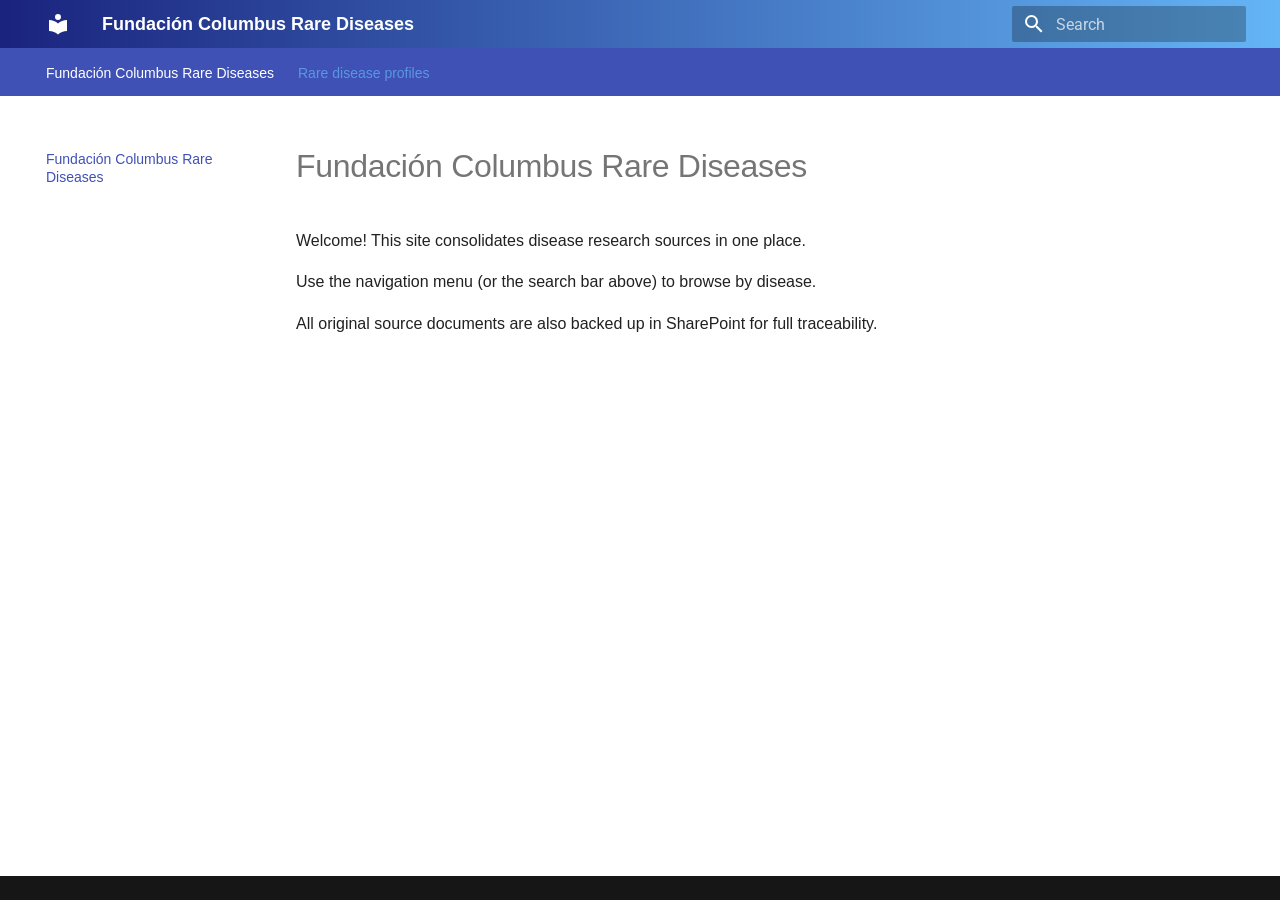
<file: index.html>
<!doctype html>
<html lang="en" class="no-js">
  <head>
    
      <meta charset="utf-8">
      <meta name="viewport" content="width=device-width,initial-scale=1">
      
        <meta name="description" content="Consolidated disease sources and research notes">
      
      
      
      
      
        <link rel="next" href="rare-disease-profiles/10p15.3%20Microdeletion%20Syndrome/">
      
      
        
      
      
      <link rel="icon" href="assets/images/favicon.png">
      <meta name="generator" content="mkdocs-1.6.1, mkdocs-material-9.7.6">
    
    
      
        <title>Fundación Columbus Rare Diseases</title>
      
    
    
      <link rel="stylesheet" href="assets/stylesheets/main.484c7ddc.min.css">
      
        
        <link rel="stylesheet" href="assets/stylesheets/palette.ab4e12ef.min.css">
      
      


    
    
      
    
    
      
        
        
        <link rel="preconnect" href="https://fonts.gstatic.com" crossorigin>
        <link rel="stylesheet" href="https://fonts.googleapis.com/css?family=Roboto:300,300i,400,400i,700,700i%7CRoboto+Mono:400,400i,700,700i&display=fallback">
        <style>:root{--md-text-font:"Roboto";--md-code-font:"Roboto Mono"}</style>
      
    
    
      <link rel="stylesheet" href="stylesheets/extra.css">
    
    <script>__md_scope=new URL(".",location),__md_hash=e=>[...e].reduce(((e,_)=>(e<<5)-e+_.charCodeAt(0)),0),__md_get=(e,_=localStorage,t=__md_scope)=>JSON.parse(_.getItem(t.pathname+"."+e)),__md_set=(e,_,t=localStorage,a=__md_scope)=>{try{t.setItem(a.pathname+"."+e,JSON.stringify(_))}catch(e){}}</script>
    
      

    
    
  </head>
  
  
    
    
    
    
    
    <body dir="ltr" data-md-color-scheme="default" data-md-color-primary="indigo" data-md-color-accent="indigo">
  
    
    <input class="md-toggle" data-md-toggle="drawer" type="checkbox" id="__drawer" autocomplete="off">
    <input class="md-toggle" data-md-toggle="search" type="checkbox" id="__search" autocomplete="off">
    <label class="md-overlay" for="__drawer"></label>
    <div data-md-component="skip">
      
        
        <a href="#fundacion-columbus-rare-diseases" class="md-skip">
          Skip to content
        </a>
      
    </div>
    <div data-md-component="announce">
      
    </div>
    
    
      

<header class="md-header" data-md-component="header">
  <nav class="md-header__inner md-grid" aria-label="Header">
    <a href="." title="Fundación Columbus Rare Diseases" class="md-header__button md-logo" aria-label="Fundación Columbus Rare Diseases" data-md-component="logo">
      
  
  <svg xmlns="http://www.w3.org/2000/svg" viewBox="0 0 24 24"><path d="M12 8a3 3 0 0 0 3-3 3 3 0 0 0-3-3 3 3 0 0 0-3 3 3 3 0 0 0 3 3m0 3.54C9.64 9.35 6.5 8 3 8v11c3.5 0 6.64 1.35 9 3.54 2.36-2.19 5.5-3.54 9-3.54V8c-3.5 0-6.64 1.35-9 3.54"/></svg>

    </a>
    <label class="md-header__button md-icon" for="__drawer">
      
      <svg xmlns="http://www.w3.org/2000/svg" viewBox="0 0 24 24"><path d="M3 6h18v2H3zm0 5h18v2H3zm0 5h18v2H3z"/></svg>
    </label>
    <div class="md-header__title" data-md-component="header-title">
      <div class="md-header__ellipsis">
        <div class="md-header__topic">
          <span class="md-ellipsis">
            Fundación Columbus Rare Diseases
          </span>
        </div>
        <div class="md-header__topic" data-md-component="header-topic">
          <span class="md-ellipsis">
            
              Fundación Columbus Rare Diseases
            
          </span>
        </div>
      </div>
    </div>
    
      
    
    
    
    
      
      
        <label class="md-header__button md-icon" for="__search">
          
          <svg xmlns="http://www.w3.org/2000/svg" viewBox="0 0 24 24"><path d="M9.5 3A6.5 6.5 0 0 1 16 9.5c0 1.61-.59 3.09-1.56 4.23l.27.27h.79l5 5-1.5 1.5-5-5v-.79l-.27-.27A6.52 6.52 0 0 1 9.5 16 6.5 6.5 0 0 1 3 9.5 6.5 6.5 0 0 1 9.5 3m0 2C7 5 5 7 5 9.5S7 14 9.5 14 14 12 14 9.5 12 5 9.5 5"/></svg>
        </label>
        <div class="md-search" data-md-component="search" role="dialog">
  <label class="md-search__overlay" for="__search"></label>
  <div class="md-search__inner" role="search">
    <form class="md-search__form" name="search">
      <input type="text" class="md-search__input" name="query" aria-label="Search" placeholder="Search" autocapitalize="off" autocorrect="off" autocomplete="off" spellcheck="false" data-md-component="search-query" required>
      <label class="md-search__icon md-icon" for="__search">
        
        <svg xmlns="http://www.w3.org/2000/svg" viewBox="0 0 24 24"><path d="M9.5 3A6.5 6.5 0 0 1 16 9.5c0 1.61-.59 3.09-1.56 4.23l.27.27h.79l5 5-1.5 1.5-5-5v-.79l-.27-.27A6.52 6.52 0 0 1 9.5 16 6.5 6.5 0 0 1 3 9.5 6.5 6.5 0 0 1 9.5 3m0 2C7 5 5 7 5 9.5S7 14 9.5 14 14 12 14 9.5 12 5 9.5 5"/></svg>
        
        <svg xmlns="http://www.w3.org/2000/svg" viewBox="0 0 24 24"><path d="M20 11v2H8l5.5 5.5-1.42 1.42L4.16 12l7.92-7.92L13.5 5.5 8 11z"/></svg>
      </label>
      <nav class="md-search__options" aria-label="Search">
        
        <button type="reset" class="md-search__icon md-icon" title="Clear" aria-label="Clear" tabindex="-1">
          
          <svg xmlns="http://www.w3.org/2000/svg" viewBox="0 0 24 24"><path d="M19 6.41 17.59 5 12 10.59 6.41 5 5 6.41 10.59 12 5 17.59 6.41 19 12 13.41 17.59 19 19 17.59 13.41 12z"/></svg>
        </button>
      </nav>
      
        <div class="md-search__suggest" data-md-component="search-suggest"></div>
      
    </form>
    <div class="md-search__output">
      <div class="md-search__scrollwrap" tabindex="0" data-md-scrollfix>
        <div class="md-search-result" data-md-component="search-result">
          <div class="md-search-result__meta">
            Initializing search
          </div>
          <ol class="md-search-result__list" role="presentation"></ol>
        </div>
      </div>
    </div>
  </div>
</div>
      
    
    
  </nav>
  
</header>
    
    <div class="md-container" data-md-component="container">
      
      
        
          
            
<nav class="md-tabs" aria-label="Tabs" data-md-component="tabs">
  <div class="md-grid">
    <ul class="md-tabs__list">
      
        
  
  
  
    
  
  
    <li class="md-tabs__item md-tabs__item--active">
      <a href="." class="md-tabs__link">
        
  
  
    
  
  Fundación Columbus Rare Diseases

      </a>
    </li>
  

      
        
  
  
  
  
    
    
      <li class="md-tabs__item">
        <a href="rare-disease-profiles/10p15.3%20Microdeletion%20Syndrome/" class="md-tabs__link">
          
  
  
  Rare disease profiles

        </a>
      </li>
    
  

      
    </ul>
  </div>
</nav>
          
        
      
      <main class="md-main" data-md-component="main">
        <div class="md-main__inner md-grid">
          
            
              
              <div class="md-sidebar md-sidebar--primary" data-md-component="sidebar" data-md-type="navigation" >
                <div class="md-sidebar__scrollwrap">
                  <div class="md-sidebar__inner">
                    


  


<nav class="md-nav md-nav--primary md-nav--lifted" aria-label="Navigation" data-md-level="0">
  <label class="md-nav__title" for="__drawer">
    <a href="." title="Fundación Columbus Rare Diseases" class="md-nav__button md-logo" aria-label="Fundación Columbus Rare Diseases" data-md-component="logo">
      
  
  <svg xmlns="http://www.w3.org/2000/svg" viewBox="0 0 24 24"><path d="M12 8a3 3 0 0 0 3-3 3 3 0 0 0-3-3 3 3 0 0 0-3 3 3 3 0 0 0 3 3m0 3.54C9.64 9.35 6.5 8 3 8v11c3.5 0 6.64 1.35 9 3.54 2.36-2.19 5.5-3.54 9-3.54V8c-3.5 0-6.64 1.35-9 3.54"/></svg>

    </a>
    Fundación Columbus Rare Diseases
  </label>
  
  <ul class="md-nav__list" data-md-scrollfix>
    
      
      
  
  
    
  
  
  
    <li class="md-nav__item md-nav__item--active">
      
      <input class="md-nav__toggle md-toggle" type="checkbox" id="__toc">
      
      
        
      
      
      <a href="." class="md-nav__link md-nav__link--active">
        
  
  
  <span class="md-ellipsis">
    
  
    Fundación Columbus Rare Diseases
  

    
  </span>
  
  

      </a>
      
    </li>
  

    
      
      
  
  
  
  
    
    
    
    
      
      
    
    
    <li class="md-nav__item md-nav__item--nested">
      
        
        
        <input class="md-nav__toggle md-toggle " type="checkbox" id="__nav_2" >
        
          
          <label class="md-nav__link" for="__nav_2" id="__nav_2_label" tabindex="0">
            
  
  
  <span class="md-ellipsis">
    
  
    Rare disease profiles
  

    
  </span>
  
  

            <span class="md-nav__icon md-icon"></span>
          </label>
        
        <nav class="md-nav" data-md-level="1" aria-labelledby="__nav_2_label" aria-expanded="false">
          <label class="md-nav__title" for="__nav_2">
            <span class="md-nav__icon md-icon"></span>
            
  
    Rare disease profiles
  

          </label>
          <ul class="md-nav__list" data-md-scrollfix>
            
              
                
  
  
  
  
    <li class="md-nav__item">
      <a href="rare-disease-profiles/10p15.3%20Microdeletion%20Syndrome/" class="md-nav__link">
        
  
  
  <span class="md-ellipsis">
    
  
    10p15.3 Microdeletion Syndrome
  

    
  </span>
  
  

      </a>
    </li>
  

              
            
              
                
  
  
  
  
    <li class="md-nav__item">
      <a href="rare-disease-profiles/ARMS/" class="md-nav__link">
        
  
  
  <span class="md-ellipsis">
    
  
    Alveolar Rhabdomyosarcoma (ARMS)
  

    
  </span>
  
  

      </a>
    </li>
  

              
            
              
                
  
  
  
  
    <li class="md-nav__item">
      <a href="rare-disease-profiles/CDKL5/" class="md-nav__link">
        
  
  
  <span class="md-ellipsis">
    
  
    CDKL5 Deficiency Disorder
  

    
  </span>
  
  

      </a>
    </li>
  

              
            
              
                
  
  
  
  
    <li class="md-nav__item">
      <a href="rare-disease-profiles/ECHS1/" class="md-nav__link">
        
  
  
  <span class="md-ellipsis">
    
  
    ECHS1 Deficiency
  

    
  </span>
  
  

      </a>
    </li>
  

              
            
              
                
  
  
  
  
    <li class="md-nav__item">
      <a href="rare-disease-profiles/SCID/" class="md-nav__link">
        
  
  
  <span class="md-ellipsis">
    
  
    Severe Combined Immunodeficiency (SCID)
  

    
  </span>
  
  

      </a>
    </li>
  

              
            
              
                
  
  
  
  
    <li class="md-nav__item">
      <a href="rare-disease-profiles/SP-B-deficiency/" class="md-nav__link">
        
  
  
  <span class="md-ellipsis">
    
  
    Surfactant Protein B (SP-B) Deficiency
  

    
  </span>
  
  

      </a>
    </li>
  

              
            
          </ul>
        </nav>
      
    </li>
  

    
  </ul>
</nav>
                  </div>
                </div>
              </div>
            
            
              
              <div class="md-sidebar md-sidebar--secondary" data-md-component="sidebar" data-md-type="toc" >
                <div class="md-sidebar__scrollwrap">
                  <div class="md-sidebar__inner">
                    

<nav class="md-nav md-nav--secondary" aria-label="Table of contents">
  
  
  
    
  
  
</nav>
                  </div>
                </div>
              </div>
            
          
          
            <div class="md-content" data-md-component="content">
              
              <article class="md-content__inner md-typeset">
                
                  



<h1 id="fundacion-columbus-rare-diseases">Fundación Columbus Rare Diseases</h1>
<p>Welcome! This site consolidates disease research sources in one place.</p>
<p>Use the navigation menu (or the search bar above) to browse by disease.</p>
<p>All original source documents are also backed up in SharePoint for full traceability.</p>












                
              </article>
            </div>
          
          
<script>var target=document.getElementById(location.hash.slice(1));target&&target.name&&(target.checked=target.name.startsWith("__tabbed_"))</script>
        </div>
        
      </main>
      
        <footer class="md-footer">
  
  <div class="md-footer-meta md-typeset">
    <div class="md-footer-meta__inner md-grid">
      <div class="md-copyright">
  
  
</div>
      
    </div>
  </div>
</footer>
      
    </div>
    <div class="md-dialog" data-md-component="dialog">
      <div class="md-dialog__inner md-typeset"></div>
    </div>
    
    
    
      
      
      <script id="__config" type="application/json">{"annotate": null, "base": ".", "features": ["navigation.instant", "navigation.tabs", "search.suggest", "content.code.copy"], "search": "assets/javascripts/workers/search.2c215733.min.js", "tags": null, "translations": {"clipboard.copied": "Copied to clipboard", "clipboard.copy": "Copy to clipboard", "search.result.more.one": "1 more on this page", "search.result.more.other": "# more on this page", "search.result.none": "No matching documents", "search.result.one": "1 matching document", "search.result.other": "# matching documents", "search.result.placeholder": "Type to start searching", "search.result.term.missing": "Missing", "select.version": "Select version"}, "version": null}</script>
    
    
      <script src="assets/javascripts/bundle.79ae519e.min.js"></script>
      
    
  </body>
</html>
</file>
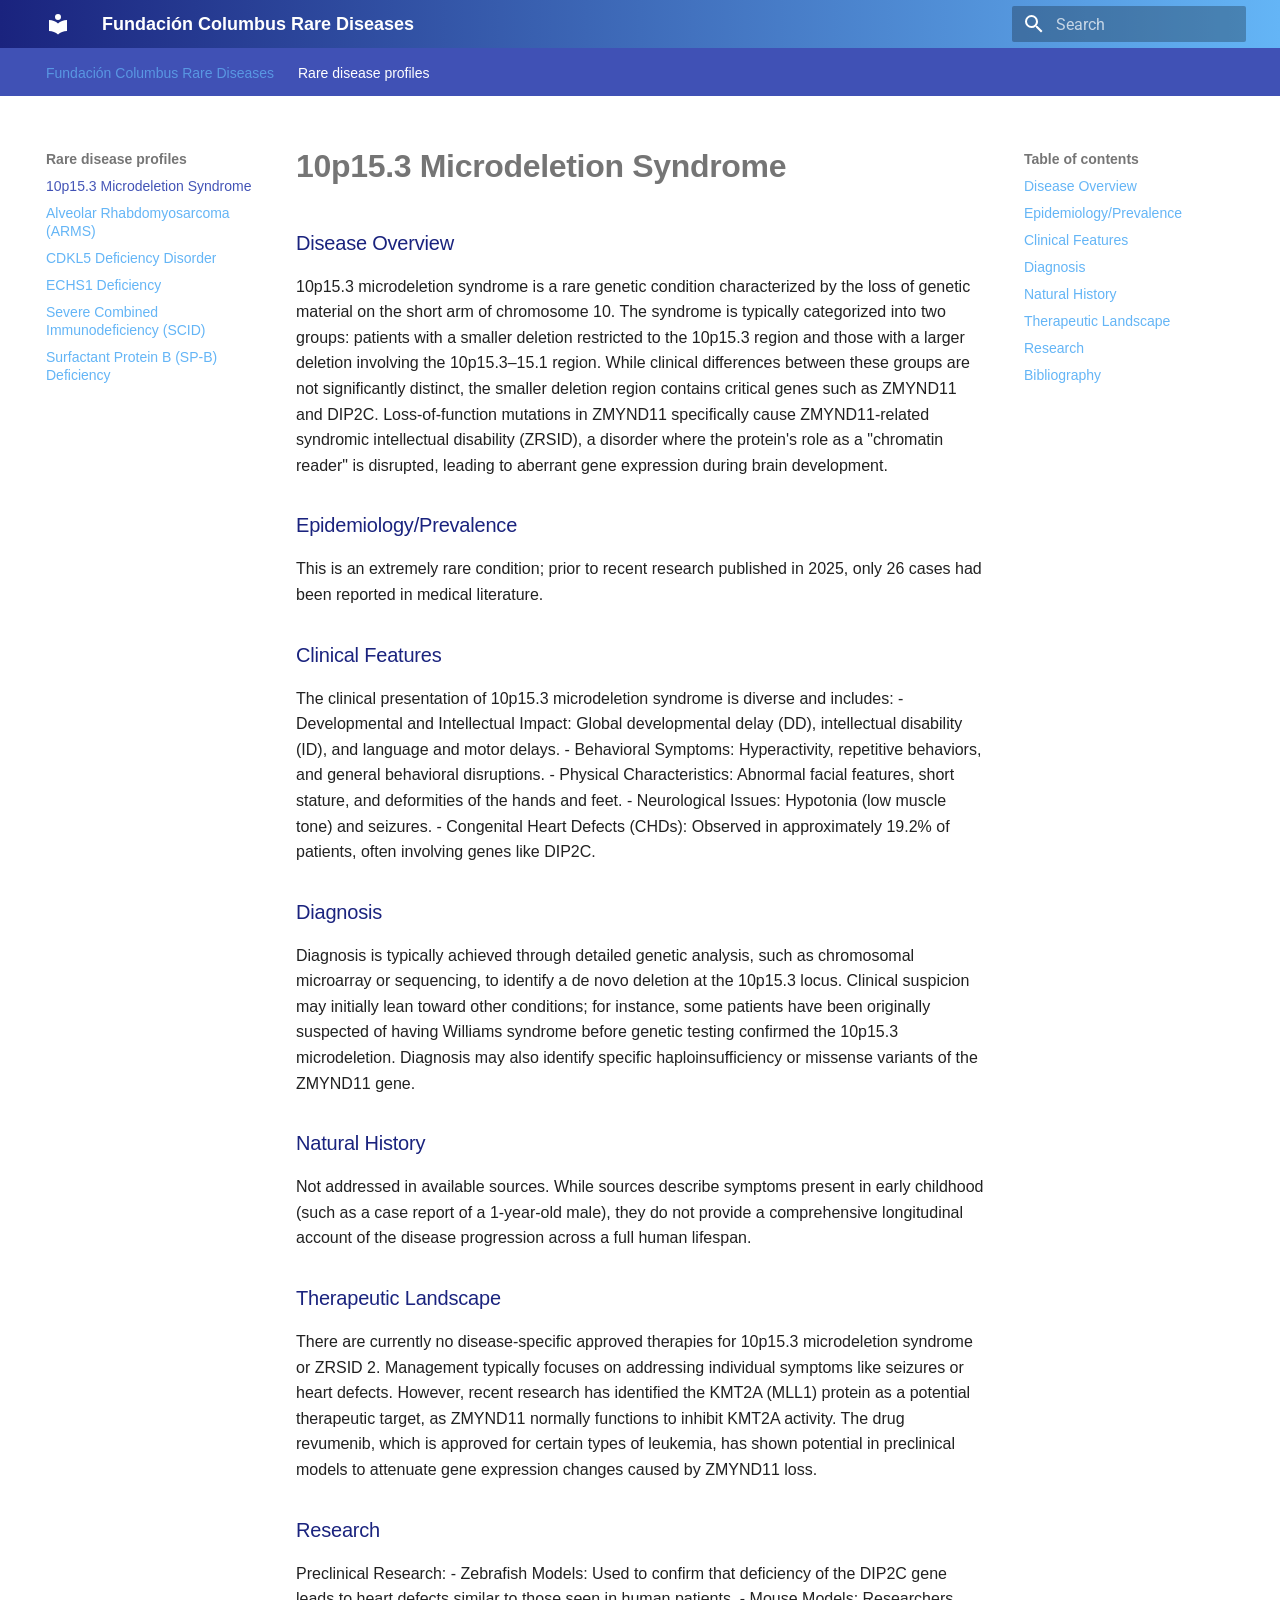
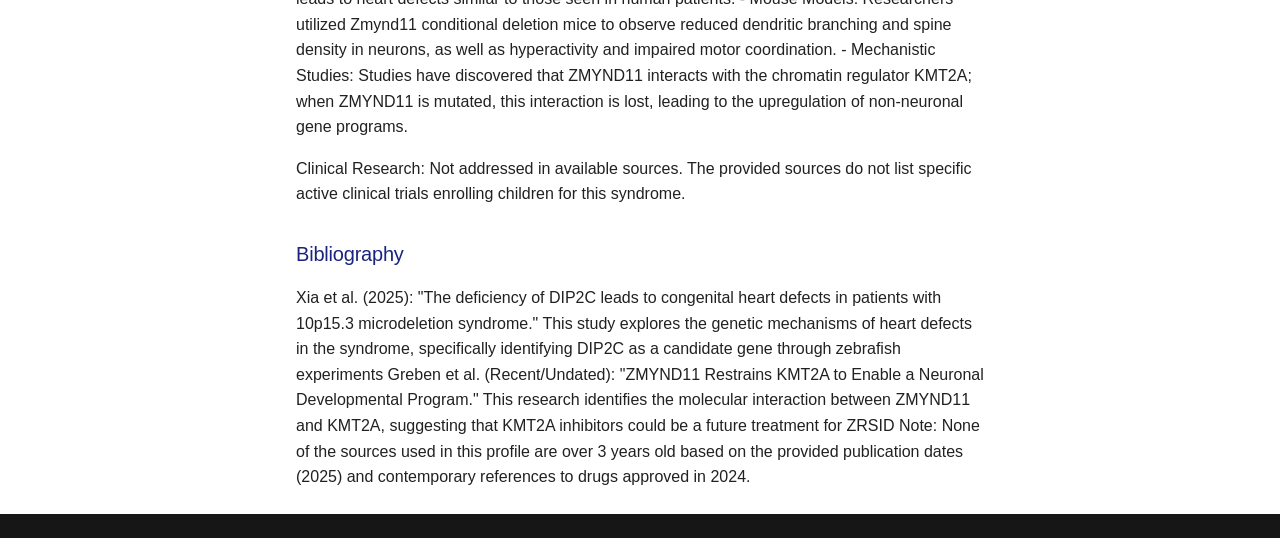
<file: rare-disease-profiles/10p15.3 Microdeletion Syndrome/index.html>
<!doctype html>
<html lang="en" class="no-js">
  <head>
    
      <meta charset="utf-8">
      <meta name="viewport" content="width=device-width,initial-scale=1">
      
        <meta name="description" content="Consolidated disease sources and research notes">
      
      
      
      
        <link rel="prev" href="../..">
      
      
        <link rel="next" href="../ARMS/">
      
      
        
      
      
      <link rel="icon" href="../../assets/images/favicon.png">
      <meta name="generator" content="mkdocs-1.6.1, mkdocs-material-9.7.6">
    
    
      
        <title>10p15.3 Microdeletion Syndrome - Fundación Columbus Rare Diseases</title>
      
    
    
      <link rel="stylesheet" href="../../assets/stylesheets/main.484c7ddc.min.css">
      
        
        <link rel="stylesheet" href="../../assets/stylesheets/palette.ab4e12ef.min.css">
      
      


    
    
      
    
    
      
        
        
        <link rel="preconnect" href="https://fonts.gstatic.com" crossorigin>
        <link rel="stylesheet" href="https://fonts.googleapis.com/css?family=Roboto:300,300i,400,400i,700,700i%7CRoboto+Mono:400,400i,700,700i&display=fallback">
        <style>:root{--md-text-font:"Roboto";--md-code-font:"Roboto Mono"}</style>
      
    
    
      <link rel="stylesheet" href="../../stylesheets/extra.css">
    
    <script>__md_scope=new URL("../..",location),__md_hash=e=>[...e].reduce(((e,_)=>(e<<5)-e+_.charCodeAt(0)),0),__md_get=(e,_=localStorage,t=__md_scope)=>JSON.parse(_.getItem(t.pathname+"."+e)),__md_set=(e,_,t=localStorage,a=__md_scope)=>{try{t.setItem(a.pathname+"."+e,JSON.stringify(_))}catch(e){}}</script>
    
      

    
    
  </head>
  
  
    
    
    
    
    
    <body dir="ltr" data-md-color-scheme="default" data-md-color-primary="indigo" data-md-color-accent="indigo">
  
    
    <input class="md-toggle" data-md-toggle="drawer" type="checkbox" id="__drawer" autocomplete="off">
    <input class="md-toggle" data-md-toggle="search" type="checkbox" id="__search" autocomplete="off">
    <label class="md-overlay" for="__drawer"></label>
    <div data-md-component="skip">
      
        
        <a href="#10p153-microdeletion-syndrome" class="md-skip">
          Skip to content
        </a>
      
    </div>
    <div data-md-component="announce">
      
    </div>
    
    
      

<header class="md-header" data-md-component="header">
  <nav class="md-header__inner md-grid" aria-label="Header">
    <a href="../.." title="Fundación Columbus Rare Diseases" class="md-header__button md-logo" aria-label="Fundación Columbus Rare Diseases" data-md-component="logo">
      
  
  <svg xmlns="http://www.w3.org/2000/svg" viewBox="0 0 24 24"><path d="M12 8a3 3 0 0 0 3-3 3 3 0 0 0-3-3 3 3 0 0 0-3 3 3 3 0 0 0 3 3m0 3.54C9.64 9.35 6.5 8 3 8v11c3.5 0 6.64 1.35 9 3.54 2.36-2.19 5.5-3.54 9-3.54V8c-3.5 0-6.64 1.35-9 3.54"/></svg>

    </a>
    <label class="md-header__button md-icon" for="__drawer">
      
      <svg xmlns="http://www.w3.org/2000/svg" viewBox="0 0 24 24"><path d="M3 6h18v2H3zm0 5h18v2H3zm0 5h18v2H3z"/></svg>
    </label>
    <div class="md-header__title" data-md-component="header-title">
      <div class="md-header__ellipsis">
        <div class="md-header__topic">
          <span class="md-ellipsis">
            Fundación Columbus Rare Diseases
          </span>
        </div>
        <div class="md-header__topic" data-md-component="header-topic">
          <span class="md-ellipsis">
            
              10p15.3 Microdeletion Syndrome
            
          </span>
        </div>
      </div>
    </div>
    
      
    
    
    
    
      
      
        <label class="md-header__button md-icon" for="__search">
          
          <svg xmlns="http://www.w3.org/2000/svg" viewBox="0 0 24 24"><path d="M9.5 3A6.5 6.5 0 0 1 16 9.5c0 1.61-.59 3.09-1.56 4.23l.27.27h.79l5 5-1.5 1.5-5-5v-.79l-.27-.27A6.52 6.52 0 0 1 9.5 16 6.5 6.5 0 0 1 3 9.5 6.5 6.5 0 0 1 9.5 3m0 2C7 5 5 7 5 9.5S7 14 9.5 14 14 12 14 9.5 12 5 9.5 5"/></svg>
        </label>
        <div class="md-search" data-md-component="search" role="dialog">
  <label class="md-search__overlay" for="__search"></label>
  <div class="md-search__inner" role="search">
    <form class="md-search__form" name="search">
      <input type="text" class="md-search__input" name="query" aria-label="Search" placeholder="Search" autocapitalize="off" autocorrect="off" autocomplete="off" spellcheck="false" data-md-component="search-query" required>
      <label class="md-search__icon md-icon" for="__search">
        
        <svg xmlns="http://www.w3.org/2000/svg" viewBox="0 0 24 24"><path d="M9.5 3A6.5 6.5 0 0 1 16 9.5c0 1.61-.59 3.09-1.56 4.23l.27.27h.79l5 5-1.5 1.5-5-5v-.79l-.27-.27A6.52 6.52 0 0 1 9.5 16 6.5 6.5 0 0 1 3 9.5 6.5 6.5 0 0 1 9.5 3m0 2C7 5 5 7 5 9.5S7 14 9.5 14 14 12 14 9.5 12 5 9.5 5"/></svg>
        
        <svg xmlns="http://www.w3.org/2000/svg" viewBox="0 0 24 24"><path d="M20 11v2H8l5.5 5.5-1.42 1.42L4.16 12l7.92-7.92L13.5 5.5 8 11z"/></svg>
      </label>
      <nav class="md-search__options" aria-label="Search">
        
        <button type="reset" class="md-search__icon md-icon" title="Clear" aria-label="Clear" tabindex="-1">
          
          <svg xmlns="http://www.w3.org/2000/svg" viewBox="0 0 24 24"><path d="M19 6.41 17.59 5 12 10.59 6.41 5 5 6.41 10.59 12 5 17.59 6.41 19 12 13.41 17.59 19 19 17.59 13.41 12z"/></svg>
        </button>
      </nav>
      
        <div class="md-search__suggest" data-md-component="search-suggest"></div>
      
    </form>
    <div class="md-search__output">
      <div class="md-search__scrollwrap" tabindex="0" data-md-scrollfix>
        <div class="md-search-result" data-md-component="search-result">
          <div class="md-search-result__meta">
            Initializing search
          </div>
          <ol class="md-search-result__list" role="presentation"></ol>
        </div>
      </div>
    </div>
  </div>
</div>
      
    
    
  </nav>
  
</header>
    
    <div class="md-container" data-md-component="container">
      
      
        
          
            
<nav class="md-tabs" aria-label="Tabs" data-md-component="tabs">
  <div class="md-grid">
    <ul class="md-tabs__list">
      
        
  
  
  
  
    <li class="md-tabs__item">
      <a href="../.." class="md-tabs__link">
        
  
  
    
  
  Fundación Columbus Rare Diseases

      </a>
    </li>
  

      
        
  
  
  
    
  
  
    
    
      <li class="md-tabs__item md-tabs__item--active">
        <a href="./" class="md-tabs__link">
          
  
  
  Rare disease profiles

        </a>
      </li>
    
  

      
    </ul>
  </div>
</nav>
          
        
      
      <main class="md-main" data-md-component="main">
        <div class="md-main__inner md-grid">
          
            
              
              <div class="md-sidebar md-sidebar--primary" data-md-component="sidebar" data-md-type="navigation" >
                <div class="md-sidebar__scrollwrap">
                  <div class="md-sidebar__inner">
                    


  


<nav class="md-nav md-nav--primary md-nav--lifted" aria-label="Navigation" data-md-level="0">
  <label class="md-nav__title" for="__drawer">
    <a href="../.." title="Fundación Columbus Rare Diseases" class="md-nav__button md-logo" aria-label="Fundación Columbus Rare Diseases" data-md-component="logo">
      
  
  <svg xmlns="http://www.w3.org/2000/svg" viewBox="0 0 24 24"><path d="M12 8a3 3 0 0 0 3-3 3 3 0 0 0-3-3 3 3 0 0 0-3 3 3 3 0 0 0 3 3m0 3.54C9.64 9.35 6.5 8 3 8v11c3.5 0 6.64 1.35 9 3.54 2.36-2.19 5.5-3.54 9-3.54V8c-3.5 0-6.64 1.35-9 3.54"/></svg>

    </a>
    Fundación Columbus Rare Diseases
  </label>
  
  <ul class="md-nav__list" data-md-scrollfix>
    
      
      
  
  
  
  
    <li class="md-nav__item">
      <a href="../.." class="md-nav__link">
        
  
  
  <span class="md-ellipsis">
    
  
    Fundación Columbus Rare Diseases
  

    
  </span>
  
  

      </a>
    </li>
  

    
      
      
  
  
    
  
  
  
    
    
    
    
      
        
        
      
      
    
    
    <li class="md-nav__item md-nav__item--active md-nav__item--section md-nav__item--nested">
      
        
        
        <input class="md-nav__toggle md-toggle " type="checkbox" id="__nav_2" checked>
        
          
          <label class="md-nav__link" for="__nav_2" id="__nav_2_label" tabindex="">
            
  
  
  <span class="md-ellipsis">
    
  
    Rare disease profiles
  

    
  </span>
  
  

            <span class="md-nav__icon md-icon"></span>
          </label>
        
        <nav class="md-nav" data-md-level="1" aria-labelledby="__nav_2_label" aria-expanded="true">
          <label class="md-nav__title" for="__nav_2">
            <span class="md-nav__icon md-icon"></span>
            
  
    Rare disease profiles
  

          </label>
          <ul class="md-nav__list" data-md-scrollfix>
            
              
                
  
  
    
  
  
  
    <li class="md-nav__item md-nav__item--active">
      
      <input class="md-nav__toggle md-toggle" type="checkbox" id="__toc">
      
      
        
      
      
        <label class="md-nav__link md-nav__link--active" for="__toc">
          
  
  
  <span class="md-ellipsis">
    
  
    10p15.3 Microdeletion Syndrome
  

    
  </span>
  
  

          <span class="md-nav__icon md-icon"></span>
        </label>
      
      <a href="./" class="md-nav__link md-nav__link--active">
        
  
  
  <span class="md-ellipsis">
    
  
    10p15.3 Microdeletion Syndrome
  

    
  </span>
  
  

      </a>
      
        

<nav class="md-nav md-nav--secondary" aria-label="Table of contents">
  
  
  
    
  
  
    <label class="md-nav__title" for="__toc">
      <span class="md-nav__icon md-icon"></span>
      Table of contents
    </label>
    <ul class="md-nav__list" data-md-component="toc" data-md-scrollfix>
      
        <li class="md-nav__item">
  <a href="#disease-overview" class="md-nav__link">
    <span class="md-ellipsis">
      
        Disease Overview
      
    </span>
  </a>
  
</li>
      
        <li class="md-nav__item">
  <a href="#epidemiologyprevalence" class="md-nav__link">
    <span class="md-ellipsis">
      
        Epidemiology/Prevalence
      
    </span>
  </a>
  
</li>
      
        <li class="md-nav__item">
  <a href="#clinical-features" class="md-nav__link">
    <span class="md-ellipsis">
      
        Clinical Features
      
    </span>
  </a>
  
</li>
      
        <li class="md-nav__item">
  <a href="#diagnosis" class="md-nav__link">
    <span class="md-ellipsis">
      
        Diagnosis
      
    </span>
  </a>
  
</li>
      
        <li class="md-nav__item">
  <a href="#natural-history" class="md-nav__link">
    <span class="md-ellipsis">
      
        Natural History
      
    </span>
  </a>
  
</li>
      
        <li class="md-nav__item">
  <a href="#therapeutic-landscape" class="md-nav__link">
    <span class="md-ellipsis">
      
        Therapeutic Landscape
      
    </span>
  </a>
  
</li>
      
        <li class="md-nav__item">
  <a href="#research" class="md-nav__link">
    <span class="md-ellipsis">
      
        Research
      
    </span>
  </a>
  
</li>
      
        <li class="md-nav__item">
  <a href="#bibliography" class="md-nav__link">
    <span class="md-ellipsis">
      
        Bibliography
      
    </span>
  </a>
  
</li>
      
    </ul>
  
</nav>
      
    </li>
  

              
            
              
                
  
  
  
  
    <li class="md-nav__item">
      <a href="../ARMS/" class="md-nav__link">
        
  
  
  <span class="md-ellipsis">
    
  
    Alveolar Rhabdomyosarcoma (ARMS)
  

    
  </span>
  
  

      </a>
    </li>
  

              
            
              
                
  
  
  
  
    <li class="md-nav__item">
      <a href="../CDKL5/" class="md-nav__link">
        
  
  
  <span class="md-ellipsis">
    
  
    CDKL5 Deficiency Disorder
  

    
  </span>
  
  

      </a>
    </li>
  

              
            
              
                
  
  
  
  
    <li class="md-nav__item">
      <a href="../ECHS1/" class="md-nav__link">
        
  
  
  <span class="md-ellipsis">
    
  
    ECHS1 Deficiency
  

    
  </span>
  
  

      </a>
    </li>
  

              
            
              
                
  
  
  
  
    <li class="md-nav__item">
      <a href="../SCID/" class="md-nav__link">
        
  
  
  <span class="md-ellipsis">
    
  
    Severe Combined Immunodeficiency (SCID)
  

    
  </span>
  
  

      </a>
    </li>
  

              
            
              
                
  
  
  
  
    <li class="md-nav__item">
      <a href="../SP-B-deficiency/" class="md-nav__link">
        
  
  
  <span class="md-ellipsis">
    
  
    Surfactant Protein B (SP-B) Deficiency
  

    
  </span>
  
  

      </a>
    </li>
  

              
            
          </ul>
        </nav>
      
    </li>
  

    
  </ul>
</nav>
                  </div>
                </div>
              </div>
            
            
              
              <div class="md-sidebar md-sidebar--secondary" data-md-component="sidebar" data-md-type="toc" >
                <div class="md-sidebar__scrollwrap">
                  <div class="md-sidebar__inner">
                    

<nav class="md-nav md-nav--secondary" aria-label="Table of contents">
  
  
  
    
  
  
    <label class="md-nav__title" for="__toc">
      <span class="md-nav__icon md-icon"></span>
      Table of contents
    </label>
    <ul class="md-nav__list" data-md-component="toc" data-md-scrollfix>
      
        <li class="md-nav__item">
  <a href="#disease-overview" class="md-nav__link">
    <span class="md-ellipsis">
      
        Disease Overview
      
    </span>
  </a>
  
</li>
      
        <li class="md-nav__item">
  <a href="#epidemiologyprevalence" class="md-nav__link">
    <span class="md-ellipsis">
      
        Epidemiology/Prevalence
      
    </span>
  </a>
  
</li>
      
        <li class="md-nav__item">
  <a href="#clinical-features" class="md-nav__link">
    <span class="md-ellipsis">
      
        Clinical Features
      
    </span>
  </a>
  
</li>
      
        <li class="md-nav__item">
  <a href="#diagnosis" class="md-nav__link">
    <span class="md-ellipsis">
      
        Diagnosis
      
    </span>
  </a>
  
</li>
      
        <li class="md-nav__item">
  <a href="#natural-history" class="md-nav__link">
    <span class="md-ellipsis">
      
        Natural History
      
    </span>
  </a>
  
</li>
      
        <li class="md-nav__item">
  <a href="#therapeutic-landscape" class="md-nav__link">
    <span class="md-ellipsis">
      
        Therapeutic Landscape
      
    </span>
  </a>
  
</li>
      
        <li class="md-nav__item">
  <a href="#research" class="md-nav__link">
    <span class="md-ellipsis">
      
        Research
      
    </span>
  </a>
  
</li>
      
        <li class="md-nav__item">
  <a href="#bibliography" class="md-nav__link">
    <span class="md-ellipsis">
      
        Bibliography
      
    </span>
  </a>
  
</li>
      
    </ul>
  
</nav>
                  </div>
                </div>
              </div>
            
          
          
            <div class="md-content" data-md-component="content">
              
              <article class="md-content__inner md-typeset">
                
                  



<h1 id="10p153-microdeletion-syndrome"><strong>10p15.3 Microdeletion Syndrome</strong></h1>
<h3 id="disease-overview">Disease Overview</h3>
<p>10p15.3 microdeletion syndrome is a rare genetic condition characterized by the loss of genetic material on the short arm of chromosome 10. The syndrome is typically categorized into two groups: patients with a smaller deletion restricted to the 10p15.3 region and those with a larger deletion involving the 10p15.3–15.1 region. While clinical differences between these groups are not significantly distinct, the smaller deletion region contains critical genes such as ZMYND11 and DIP2C. Loss-of-function mutations in ZMYND11 specifically cause ZMYND11-related syndromic intellectual disability (ZRSID), a disorder where the protein's role as a "chromatin reader" is disrupted, leading to aberrant gene expression during brain development.</p>
<h3 id="epidemiologyprevalence">Epidemiology/Prevalence</h3>
<p>This is an extremely rare condition; prior to recent research published in 2025, only 26 cases had been reported in medical literature.</p>
<h3 id="clinical-features">Clinical Features</h3>
<p>The clinical presentation of 10p15.3 microdeletion syndrome is diverse and includes:
- Developmental and Intellectual Impact: Global developmental delay (DD), intellectual disability (ID), and language and motor delays.
- Behavioral Symptoms: Hyperactivity, repetitive behaviors, and general behavioral disruptions.
- Physical Characteristics: Abnormal facial features, short stature, and deformities of the hands and feet.
- Neurological Issues: Hypotonia (low muscle tone) and seizures.
- Congenital Heart Defects (CHDs): Observed in approximately 19.2% of patients, often involving genes like DIP2C.</p>
<h3 id="diagnosis">Diagnosis</h3>
<p>Diagnosis is typically achieved through detailed genetic analysis, such as chromosomal microarray or sequencing, to identify a de novo deletion at the 10p15.3 locus. Clinical suspicion may initially lean toward other conditions; for instance, some patients have been originally suspected of having Williams syndrome before genetic testing confirmed the 10p15.3 microdeletion. Diagnosis may also identify specific haploinsufficiency or missense variants of the ZMYND11 gene.</p>
<h3 id="natural-history">Natural History</h3>
<p>Not addressed in available sources. While sources describe symptoms present in early childhood (such as a case report of a 1-year-old male), they do not provide a comprehensive longitudinal account of the disease progression across a full human lifespan.</p>
<h3 id="therapeutic-landscape">Therapeutic Landscape</h3>
<p>There are currently no disease-specific approved therapies for 10p15.3 microdeletion syndrome or ZRSID 2. Management typically focuses on addressing individual symptoms like seizures or heart defects. However, recent research has identified the KMT2A (MLL1) protein as a potential therapeutic target, as ZMYND11 normally functions to inhibit KMT2A activity. The drug revumenib, which is approved for certain types of leukemia, has shown potential in preclinical models to attenuate gene expression changes caused by ZMYND11 loss.</p>
<h3 id="research">Research</h3>
<p>Preclinical Research:
- Zebrafish Models: Used to confirm that deficiency of the DIP2C gene leads to heart defects similar to those seen in human patients.
- Mouse Models: Researchers utilized Zmynd11 conditional deletion mice to observe reduced dendritic branching and spine density in neurons, as well as hyperactivity and impaired motor coordination.
- Mechanistic Studies: Studies have discovered that ZMYND11 interacts with the chromatin regulator KMT2A; when ZMYND11 is mutated, this interaction is lost, leading to the upregulation of non-neuronal gene programs.</p>
<p>Clinical Research: Not addressed in available sources. The provided sources do not list specific active clinical trials enrolling children for this syndrome.</p>
<h3 id="bibliography">Bibliography</h3>
<p>Xia et al. (2025): "The deficiency of DIP2C leads to congenital heart defects in patients with 10p15.3 microdeletion syndrome." This study explores the genetic mechanisms of heart defects in the syndrome, specifically identifying DIP2C as a candidate gene through zebrafish experiments
Greben et al. (Recent/Undated): "ZMYND11 Restrains KMT2A to Enable a Neuronal Developmental Program." This research identifies the molecular interaction between ZMYND11 and KMT2A, suggesting that KMT2A inhibitors could be a future treatment for ZRSID
Note: None of the sources used in this profile are over 3 years old based on the provided publication dates (2025) and contemporary references to drugs approved in 2024.</p>












                
              </article>
            </div>
          
          
<script>var target=document.getElementById(location.hash.slice(1));target&&target.name&&(target.checked=target.name.startsWith("__tabbed_"))</script>
        </div>
        
      </main>
      
        <footer class="md-footer">
  
  <div class="md-footer-meta md-typeset">
    <div class="md-footer-meta__inner md-grid">
      <div class="md-copyright">
  
  
</div>
      
    </div>
  </div>
</footer>
      
    </div>
    <div class="md-dialog" data-md-component="dialog">
      <div class="md-dialog__inner md-typeset"></div>
    </div>
    
    
    
      
      
      <script id="__config" type="application/json">{"annotate": null, "base": "../..", "features": ["navigation.instant", "navigation.tabs", "search.suggest", "content.code.copy"], "search": "../../assets/javascripts/workers/search.2c215733.min.js", "tags": null, "translations": {"clipboard.copied": "Copied to clipboard", "clipboard.copy": "Copy to clipboard", "search.result.more.one": "1 more on this page", "search.result.more.other": "# more on this page", "search.result.none": "No matching documents", "search.result.one": "1 matching document", "search.result.other": "# matching documents", "search.result.placeholder": "Type to start searching", "search.result.term.missing": "Missing", "select.version": "Select version"}, "version": null}</script>
    
    
      <script src="../../assets/javascripts/bundle.79ae519e.min.js"></script>
      
    
  </body>
</html>
</file>
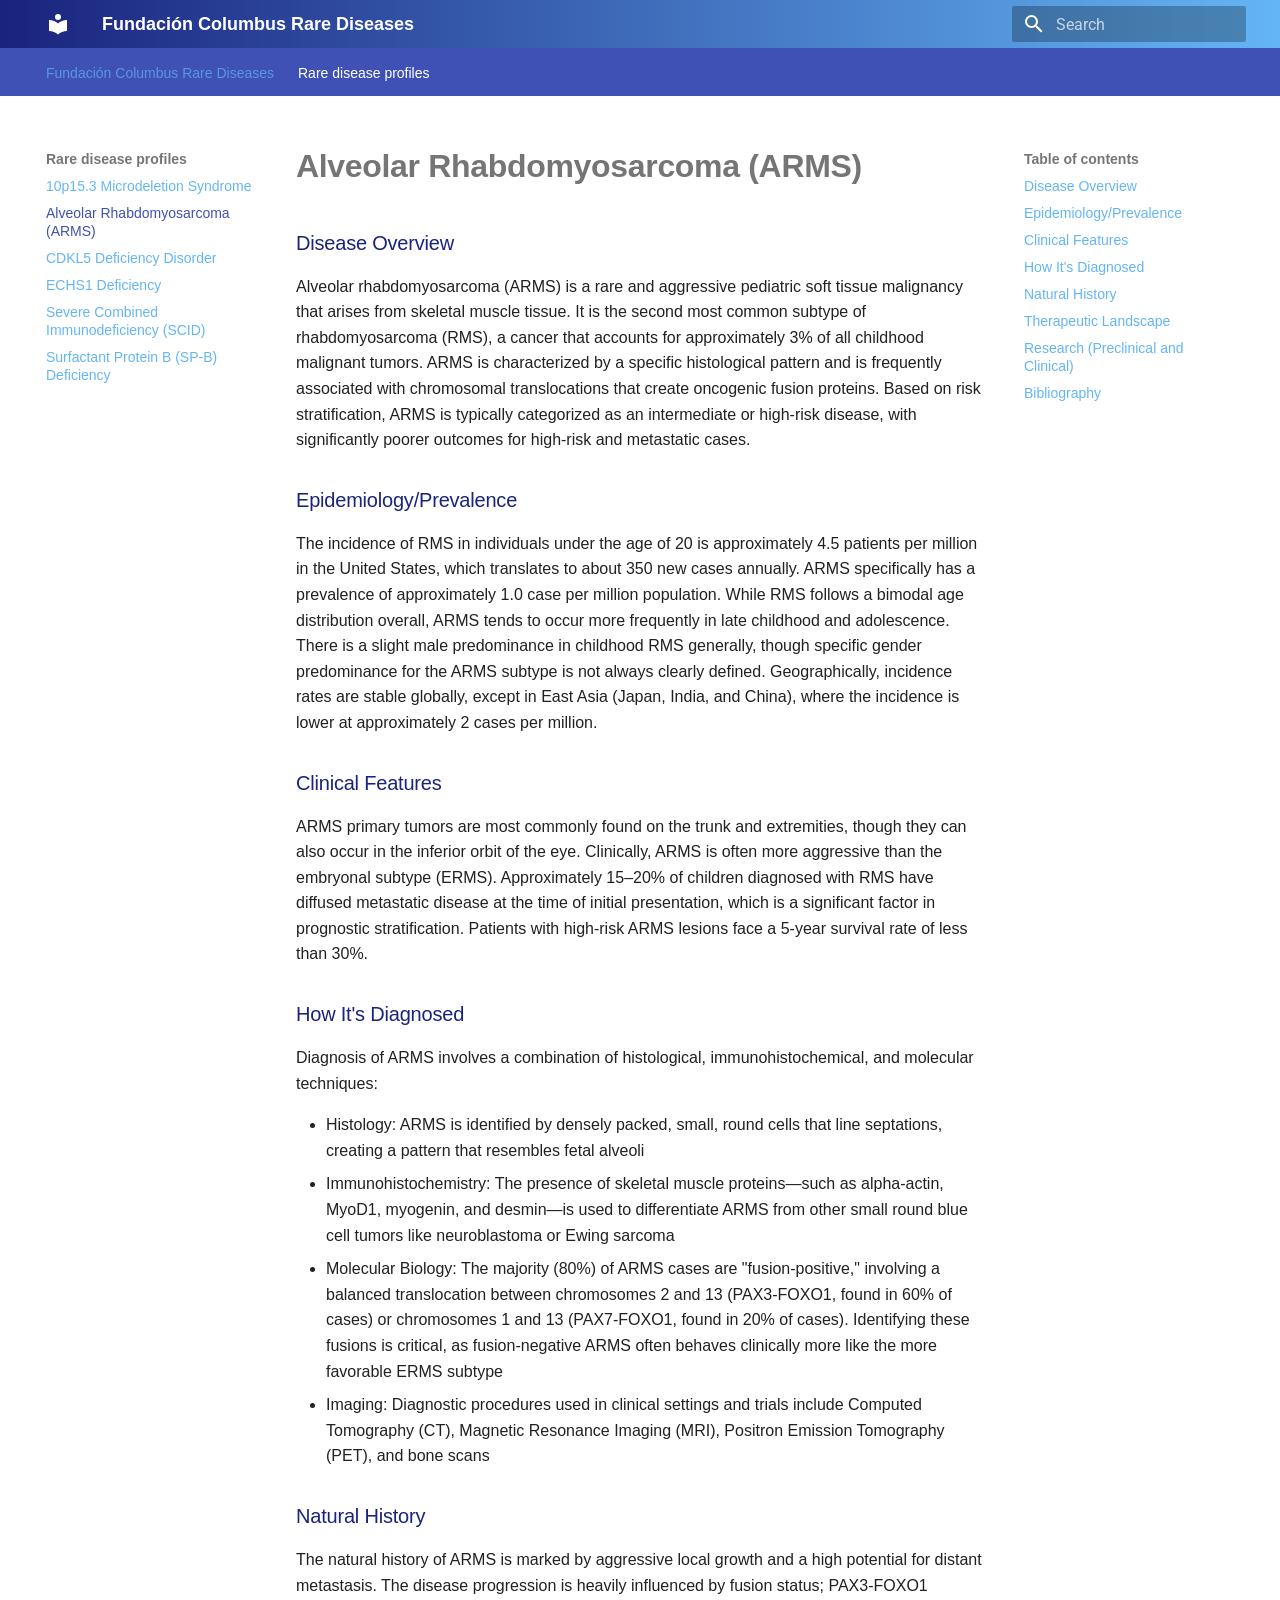
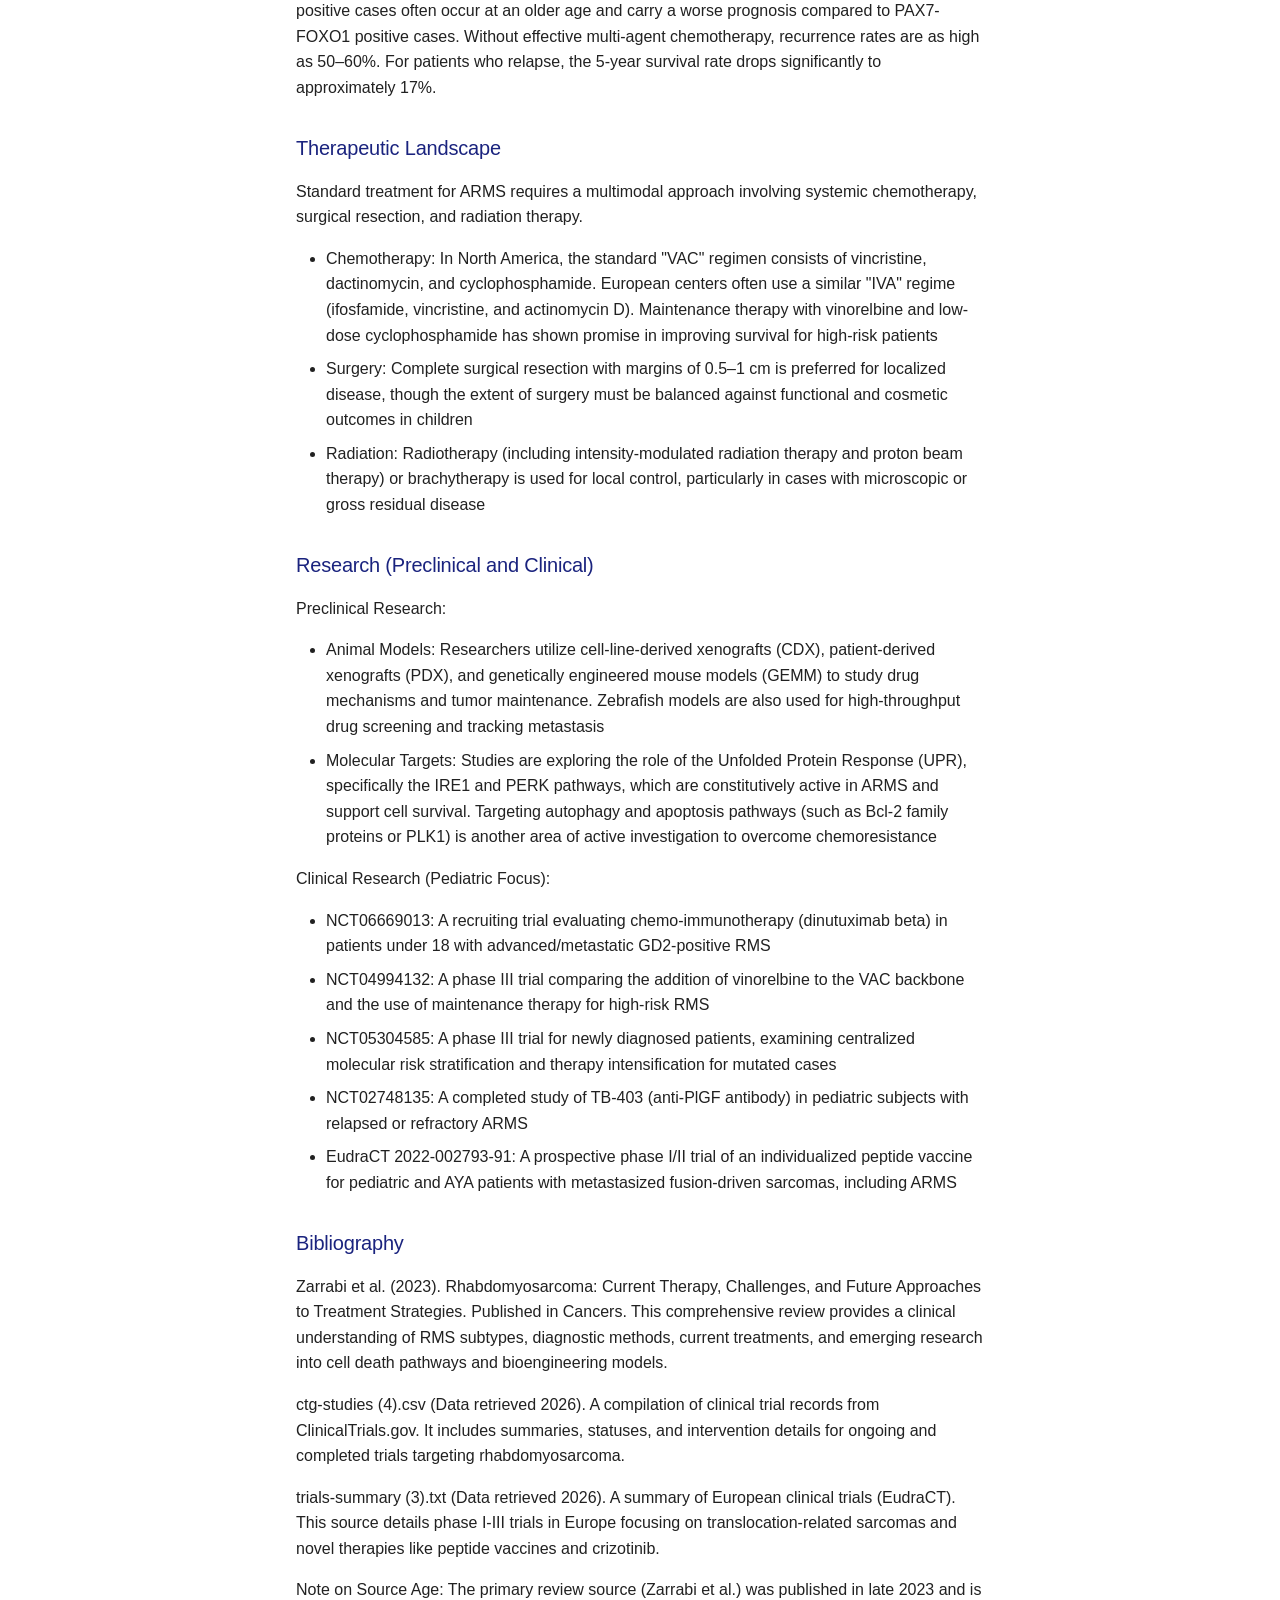
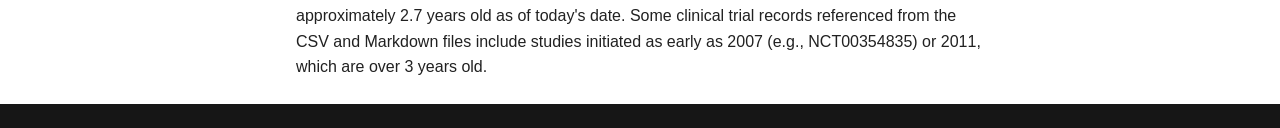
<file: rare-disease-profiles/ARMS/index.html>
<!doctype html>
<html lang="en" class="no-js">
  <head>
    
      <meta charset="utf-8">
      <meta name="viewport" content="width=device-width,initial-scale=1">
      
        <meta name="description" content="Consolidated disease sources and research notes">
      
      
      
      
        <link rel="prev" href="../10p15.3%20Microdeletion%20Syndrome/">
      
      
        <link rel="next" href="../CDKL5/">
      
      
        
      
      
      <link rel="icon" href="../../assets/images/favicon.png">
      <meta name="generator" content="mkdocs-1.6.1, mkdocs-material-9.7.6">
    
    
      
        <title>Alveolar Rhabdomyosarcoma (ARMS) - Fundación Columbus Rare Diseases</title>
      
    
    
      <link rel="stylesheet" href="../../assets/stylesheets/main.484c7ddc.min.css">
      
        
        <link rel="stylesheet" href="../../assets/stylesheets/palette.ab4e12ef.min.css">
      
      


    
    
      
    
    
      
        
        
        <link rel="preconnect" href="https://fonts.gstatic.com" crossorigin>
        <link rel="stylesheet" href="https://fonts.googleapis.com/css?family=Roboto:300,300i,400,400i,700,700i%7CRoboto+Mono:400,400i,700,700i&display=fallback">
        <style>:root{--md-text-font:"Roboto";--md-code-font:"Roboto Mono"}</style>
      
    
    
      <link rel="stylesheet" href="../../stylesheets/extra.css">
    
    <script>__md_scope=new URL("../..",location),__md_hash=e=>[...e].reduce(((e,_)=>(e<<5)-e+_.charCodeAt(0)),0),__md_get=(e,_=localStorage,t=__md_scope)=>JSON.parse(_.getItem(t.pathname+"."+e)),__md_set=(e,_,t=localStorage,a=__md_scope)=>{try{t.setItem(a.pathname+"."+e,JSON.stringify(_))}catch(e){}}</script>
    
      

    
    
  </head>
  
  
    
    
    
    
    
    <body dir="ltr" data-md-color-scheme="default" data-md-color-primary="indigo" data-md-color-accent="indigo">
  
    
    <input class="md-toggle" data-md-toggle="drawer" type="checkbox" id="__drawer" autocomplete="off">
    <input class="md-toggle" data-md-toggle="search" type="checkbox" id="__search" autocomplete="off">
    <label class="md-overlay" for="__drawer"></label>
    <div data-md-component="skip">
      
        
        <a href="#alveolar-rhabdomyosarcoma-arms" class="md-skip">
          Skip to content
        </a>
      
    </div>
    <div data-md-component="announce">
      
    </div>
    
    
      

<header class="md-header" data-md-component="header">
  <nav class="md-header__inner md-grid" aria-label="Header">
    <a href="../.." title="Fundación Columbus Rare Diseases" class="md-header__button md-logo" aria-label="Fundación Columbus Rare Diseases" data-md-component="logo">
      
  
  <svg xmlns="http://www.w3.org/2000/svg" viewBox="0 0 24 24"><path d="M12 8a3 3 0 0 0 3-3 3 3 0 0 0-3-3 3 3 0 0 0-3 3 3 3 0 0 0 3 3m0 3.54C9.64 9.35 6.5 8 3 8v11c3.5 0 6.64 1.35 9 3.54 2.36-2.19 5.5-3.54 9-3.54V8c-3.5 0-6.64 1.35-9 3.54"/></svg>

    </a>
    <label class="md-header__button md-icon" for="__drawer">
      
      <svg xmlns="http://www.w3.org/2000/svg" viewBox="0 0 24 24"><path d="M3 6h18v2H3zm0 5h18v2H3zm0 5h18v2H3z"/></svg>
    </label>
    <div class="md-header__title" data-md-component="header-title">
      <div class="md-header__ellipsis">
        <div class="md-header__topic">
          <span class="md-ellipsis">
            Fundación Columbus Rare Diseases
          </span>
        </div>
        <div class="md-header__topic" data-md-component="header-topic">
          <span class="md-ellipsis">
            
              Alveolar Rhabdomyosarcoma (ARMS)
            
          </span>
        </div>
      </div>
    </div>
    
      
    
    
    
    
      
      
        <label class="md-header__button md-icon" for="__search">
          
          <svg xmlns="http://www.w3.org/2000/svg" viewBox="0 0 24 24"><path d="M9.5 3A6.5 6.5 0 0 1 16 9.5c0 1.61-.59 3.09-1.56 4.23l.27.27h.79l5 5-1.5 1.5-5-5v-.79l-.27-.27A6.52 6.52 0 0 1 9.5 16 6.5 6.5 0 0 1 3 9.5 6.5 6.5 0 0 1 9.5 3m0 2C7 5 5 7 5 9.5S7 14 9.5 14 14 12 14 9.5 12 5 9.5 5"/></svg>
        </label>
        <div class="md-search" data-md-component="search" role="dialog">
  <label class="md-search__overlay" for="__search"></label>
  <div class="md-search__inner" role="search">
    <form class="md-search__form" name="search">
      <input type="text" class="md-search__input" name="query" aria-label="Search" placeholder="Search" autocapitalize="off" autocorrect="off" autocomplete="off" spellcheck="false" data-md-component="search-query" required>
      <label class="md-search__icon md-icon" for="__search">
        
        <svg xmlns="http://www.w3.org/2000/svg" viewBox="0 0 24 24"><path d="M9.5 3A6.5 6.5 0 0 1 16 9.5c0 1.61-.59 3.09-1.56 4.23l.27.27h.79l5 5-1.5 1.5-5-5v-.79l-.27-.27A6.52 6.52 0 0 1 9.5 16 6.5 6.5 0 0 1 3 9.5 6.5 6.5 0 0 1 9.5 3m0 2C7 5 5 7 5 9.5S7 14 9.5 14 14 12 14 9.5 12 5 9.5 5"/></svg>
        
        <svg xmlns="http://www.w3.org/2000/svg" viewBox="0 0 24 24"><path d="M20 11v2H8l5.5 5.5-1.42 1.42L4.16 12l7.92-7.92L13.5 5.5 8 11z"/></svg>
      </label>
      <nav class="md-search__options" aria-label="Search">
        
        <button type="reset" class="md-search__icon md-icon" title="Clear" aria-label="Clear" tabindex="-1">
          
          <svg xmlns="http://www.w3.org/2000/svg" viewBox="0 0 24 24"><path d="M19 6.41 17.59 5 12 10.59 6.41 5 5 6.41 10.59 12 5 17.59 6.41 19 12 13.41 17.59 19 19 17.59 13.41 12z"/></svg>
        </button>
      </nav>
      
        <div class="md-search__suggest" data-md-component="search-suggest"></div>
      
    </form>
    <div class="md-search__output">
      <div class="md-search__scrollwrap" tabindex="0" data-md-scrollfix>
        <div class="md-search-result" data-md-component="search-result">
          <div class="md-search-result__meta">
            Initializing search
          </div>
          <ol class="md-search-result__list" role="presentation"></ol>
        </div>
      </div>
    </div>
  </div>
</div>
      
    
    
  </nav>
  
</header>
    
    <div class="md-container" data-md-component="container">
      
      
        
          
            
<nav class="md-tabs" aria-label="Tabs" data-md-component="tabs">
  <div class="md-grid">
    <ul class="md-tabs__list">
      
        
  
  
  
  
    <li class="md-tabs__item">
      <a href="../.." class="md-tabs__link">
        
  
  
    
  
  Fundación Columbus Rare Diseases

      </a>
    </li>
  

      
        
  
  
  
    
  
  
    
    
      <li class="md-tabs__item md-tabs__item--active">
        <a href="../10p15.3%20Microdeletion%20Syndrome/" class="md-tabs__link">
          
  
  
  Rare disease profiles

        </a>
      </li>
    
  

      
    </ul>
  </div>
</nav>
          
        
      
      <main class="md-main" data-md-component="main">
        <div class="md-main__inner md-grid">
          
            
              
              <div class="md-sidebar md-sidebar--primary" data-md-component="sidebar" data-md-type="navigation" >
                <div class="md-sidebar__scrollwrap">
                  <div class="md-sidebar__inner">
                    


  


<nav class="md-nav md-nav--primary md-nav--lifted" aria-label="Navigation" data-md-level="0">
  <label class="md-nav__title" for="__drawer">
    <a href="../.." title="Fundación Columbus Rare Diseases" class="md-nav__button md-logo" aria-label="Fundación Columbus Rare Diseases" data-md-component="logo">
      
  
  <svg xmlns="http://www.w3.org/2000/svg" viewBox="0 0 24 24"><path d="M12 8a3 3 0 0 0 3-3 3 3 0 0 0-3-3 3 3 0 0 0-3 3 3 3 0 0 0 3 3m0 3.54C9.64 9.35 6.5 8 3 8v11c3.5 0 6.64 1.35 9 3.54 2.36-2.19 5.5-3.54 9-3.54V8c-3.5 0-6.64 1.35-9 3.54"/></svg>

    </a>
    Fundación Columbus Rare Diseases
  </label>
  
  <ul class="md-nav__list" data-md-scrollfix>
    
      
      
  
  
  
  
    <li class="md-nav__item">
      <a href="../.." class="md-nav__link">
        
  
  
  <span class="md-ellipsis">
    
  
    Fundación Columbus Rare Diseases
  

    
  </span>
  
  

      </a>
    </li>
  

    
      
      
  
  
    
  
  
  
    
    
    
    
      
        
        
      
      
    
    
    <li class="md-nav__item md-nav__item--active md-nav__item--section md-nav__item--nested">
      
        
        
        <input class="md-nav__toggle md-toggle " type="checkbox" id="__nav_2" checked>
        
          
          <label class="md-nav__link" for="__nav_2" id="__nav_2_label" tabindex="">
            
  
  
  <span class="md-ellipsis">
    
  
    Rare disease profiles
  

    
  </span>
  
  

            <span class="md-nav__icon md-icon"></span>
          </label>
        
        <nav class="md-nav" data-md-level="1" aria-labelledby="__nav_2_label" aria-expanded="true">
          <label class="md-nav__title" for="__nav_2">
            <span class="md-nav__icon md-icon"></span>
            
  
    Rare disease profiles
  

          </label>
          <ul class="md-nav__list" data-md-scrollfix>
            
              
                
  
  
  
  
    <li class="md-nav__item">
      <a href="../10p15.3%20Microdeletion%20Syndrome/" class="md-nav__link">
        
  
  
  <span class="md-ellipsis">
    
  
    10p15.3 Microdeletion Syndrome
  

    
  </span>
  
  

      </a>
    </li>
  

              
            
              
                
  
  
    
  
  
  
    <li class="md-nav__item md-nav__item--active">
      
      <input class="md-nav__toggle md-toggle" type="checkbox" id="__toc">
      
      
        
      
      
        <label class="md-nav__link md-nav__link--active" for="__toc">
          
  
  
  <span class="md-ellipsis">
    
  
    Alveolar Rhabdomyosarcoma (ARMS)
  

    
  </span>
  
  

          <span class="md-nav__icon md-icon"></span>
        </label>
      
      <a href="./" class="md-nav__link md-nav__link--active">
        
  
  
  <span class="md-ellipsis">
    
  
    Alveolar Rhabdomyosarcoma (ARMS)
  

    
  </span>
  
  

      </a>
      
        

<nav class="md-nav md-nav--secondary" aria-label="Table of contents">
  
  
  
    
  
  
    <label class="md-nav__title" for="__toc">
      <span class="md-nav__icon md-icon"></span>
      Table of contents
    </label>
    <ul class="md-nav__list" data-md-component="toc" data-md-scrollfix>
      
        <li class="md-nav__item">
  <a href="#disease-overview" class="md-nav__link">
    <span class="md-ellipsis">
      
        Disease Overview
      
    </span>
  </a>
  
</li>
      
        <li class="md-nav__item">
  <a href="#epidemiologyprevalence" class="md-nav__link">
    <span class="md-ellipsis">
      
        Epidemiology/Prevalence
      
    </span>
  </a>
  
</li>
      
        <li class="md-nav__item">
  <a href="#clinical-features" class="md-nav__link">
    <span class="md-ellipsis">
      
        Clinical Features
      
    </span>
  </a>
  
</li>
      
        <li class="md-nav__item">
  <a href="#how-its-diagnosed" class="md-nav__link">
    <span class="md-ellipsis">
      
        How It's Diagnosed
      
    </span>
  </a>
  
</li>
      
        <li class="md-nav__item">
  <a href="#natural-history" class="md-nav__link">
    <span class="md-ellipsis">
      
        Natural History
      
    </span>
  </a>
  
</li>
      
        <li class="md-nav__item">
  <a href="#therapeutic-landscape" class="md-nav__link">
    <span class="md-ellipsis">
      
        Therapeutic Landscape
      
    </span>
  </a>
  
</li>
      
        <li class="md-nav__item">
  <a href="#research-preclinical-and-clinical" class="md-nav__link">
    <span class="md-ellipsis">
      
        Research (Preclinical and Clinical)
      
    </span>
  </a>
  
</li>
      
        <li class="md-nav__item">
  <a href="#bibliography" class="md-nav__link">
    <span class="md-ellipsis">
      
        Bibliography
      
    </span>
  </a>
  
</li>
      
    </ul>
  
</nav>
      
    </li>
  

              
            
              
                
  
  
  
  
    <li class="md-nav__item">
      <a href="../CDKL5/" class="md-nav__link">
        
  
  
  <span class="md-ellipsis">
    
  
    CDKL5 Deficiency Disorder
  

    
  </span>
  
  

      </a>
    </li>
  

              
            
              
                
  
  
  
  
    <li class="md-nav__item">
      <a href="../ECHS1/" class="md-nav__link">
        
  
  
  <span class="md-ellipsis">
    
  
    ECHS1 Deficiency
  

    
  </span>
  
  

      </a>
    </li>
  

              
            
              
                
  
  
  
  
    <li class="md-nav__item">
      <a href="../SCID/" class="md-nav__link">
        
  
  
  <span class="md-ellipsis">
    
  
    Severe Combined Immunodeficiency (SCID)
  

    
  </span>
  
  

      </a>
    </li>
  

              
            
              
                
  
  
  
  
    <li class="md-nav__item">
      <a href="../SP-B-deficiency/" class="md-nav__link">
        
  
  
  <span class="md-ellipsis">
    
  
    Surfactant Protein B (SP-B) Deficiency
  

    
  </span>
  
  

      </a>
    </li>
  

              
            
          </ul>
        </nav>
      
    </li>
  

    
  </ul>
</nav>
                  </div>
                </div>
              </div>
            
            
              
              <div class="md-sidebar md-sidebar--secondary" data-md-component="sidebar" data-md-type="toc" >
                <div class="md-sidebar__scrollwrap">
                  <div class="md-sidebar__inner">
                    

<nav class="md-nav md-nav--secondary" aria-label="Table of contents">
  
  
  
    
  
  
    <label class="md-nav__title" for="__toc">
      <span class="md-nav__icon md-icon"></span>
      Table of contents
    </label>
    <ul class="md-nav__list" data-md-component="toc" data-md-scrollfix>
      
        <li class="md-nav__item">
  <a href="#disease-overview" class="md-nav__link">
    <span class="md-ellipsis">
      
        Disease Overview
      
    </span>
  </a>
  
</li>
      
        <li class="md-nav__item">
  <a href="#epidemiologyprevalence" class="md-nav__link">
    <span class="md-ellipsis">
      
        Epidemiology/Prevalence
      
    </span>
  </a>
  
</li>
      
        <li class="md-nav__item">
  <a href="#clinical-features" class="md-nav__link">
    <span class="md-ellipsis">
      
        Clinical Features
      
    </span>
  </a>
  
</li>
      
        <li class="md-nav__item">
  <a href="#how-its-diagnosed" class="md-nav__link">
    <span class="md-ellipsis">
      
        How It's Diagnosed
      
    </span>
  </a>
  
</li>
      
        <li class="md-nav__item">
  <a href="#natural-history" class="md-nav__link">
    <span class="md-ellipsis">
      
        Natural History
      
    </span>
  </a>
  
</li>
      
        <li class="md-nav__item">
  <a href="#therapeutic-landscape" class="md-nav__link">
    <span class="md-ellipsis">
      
        Therapeutic Landscape
      
    </span>
  </a>
  
</li>
      
        <li class="md-nav__item">
  <a href="#research-preclinical-and-clinical" class="md-nav__link">
    <span class="md-ellipsis">
      
        Research (Preclinical and Clinical)
      
    </span>
  </a>
  
</li>
      
        <li class="md-nav__item">
  <a href="#bibliography" class="md-nav__link">
    <span class="md-ellipsis">
      
        Bibliography
      
    </span>
  </a>
  
</li>
      
    </ul>
  
</nav>
                  </div>
                </div>
              </div>
            
          
          
            <div class="md-content" data-md-component="content">
              
              <article class="md-content__inner md-typeset">
                
                  



<h1 id="alveolar-rhabdomyosarcoma-arms"><strong>Alveolar Rhabdomyosarcoma (ARMS)</strong></h1>
<h3 id="disease-overview">Disease Overview</h3>
<p>Alveolar rhabdomyosarcoma (ARMS) is a rare and aggressive pediatric soft tissue malignancy that arises from skeletal muscle tissue. It is the second most common subtype of rhabdomyosarcoma (RMS), a cancer that accounts for approximately 3% of all childhood malignant tumors. ARMS is characterized by a specific histological pattern and is frequently associated with chromosomal translocations that create oncogenic fusion proteins. Based on risk stratification, ARMS is typically categorized as an intermediate or high-risk disease, with significantly poorer outcomes for high-risk and metastatic cases.</p>
<h3 id="epidemiologyprevalence">Epidemiology/Prevalence</h3>
<p>The incidence of RMS in individuals under the age of 20 is approximately 4.5 patients per million in the United States, which translates to about 350 new cases annually. ARMS specifically has a prevalence of approximately 1.0 case per million population. While RMS follows a bimodal age distribution overall, ARMS tends to occur more frequently in late childhood and adolescence. There is a slight male predominance in childhood RMS generally, though specific gender predominance for the ARMS subtype is not always clearly defined. Geographically, incidence rates are stable globally, except in East Asia (Japan, India, and China), where the incidence is lower at approximately 2 cases per million.</p>
<h3 id="clinical-features">Clinical Features</h3>
<p>ARMS primary tumors are most commonly found on the trunk and extremities, though they can also occur in the inferior orbit of the eye. Clinically, ARMS is often more aggressive than the embryonal subtype (ERMS). Approximately 15–20% of children diagnosed with RMS have diffused metastatic disease at the time of initial presentation, which is a significant factor in prognostic stratification. Patients with high-risk ARMS lesions face a 5-year survival rate of less than 30%.</p>
<h3 id="how-its-diagnosed">How It's Diagnosed</h3>
<p>Diagnosis of ARMS involves a combination of histological, immunohistochemical, and molecular techniques:</p>
<ul>
<li>Histology: ARMS is identified by densely packed, small, round cells that line septations, creating a pattern that resembles fetal alveoli</li>
<li>Immunohistochemistry: The presence of skeletal muscle proteins—such as alpha-actin, MyoD1, myogenin, and desmin—is used to differentiate ARMS from other small round blue cell tumors like neuroblastoma or Ewing sarcoma</li>
<li>Molecular Biology: The majority (80%) of ARMS cases are "fusion-positive," involving a balanced translocation between chromosomes 2 and 13 (PAX3-FOXO1, found in 60% of cases) or chromosomes 1 and 13 (PAX7-FOXO1, found in 20% of cases). Identifying these fusions is critical, as fusion-negative ARMS often behaves clinically more like the more favorable ERMS subtype</li>
<li>Imaging: Diagnostic procedures used in clinical settings and trials include Computed Tomography (CT), Magnetic Resonance Imaging (MRI), Positron Emission Tomography (PET), and bone scans</li>
</ul>
<h3 id="natural-history">Natural History</h3>
<p>The natural history of ARMS is marked by aggressive local growth and a high potential for distant metastasis. The disease progression is heavily influenced by fusion status; PAX3-FOXO1 positive cases often occur at an older age and carry a worse prognosis compared to PAX7-FOXO1 positive cases. Without effective multi-agent chemotherapy, recurrence rates are as high as 50–60%. For patients who relapse, the 5-year survival rate drops significantly to approximately 17%.</p>
<h3 id="therapeutic-landscape">Therapeutic Landscape</h3>
<p>Standard treatment for ARMS requires a multimodal approach involving systemic chemotherapy, surgical resection, and radiation therapy.</p>
<ul>
<li>Chemotherapy: In North America, the standard "VAC" regimen consists of vincristine, dactinomycin, and cyclophosphamide. European centers often use a similar "IVA" regime (ifosfamide, vincristine, and actinomycin D). Maintenance therapy with vinorelbine and low-dose cyclophosphamide has shown promise in improving survival for high-risk patients</li>
<li>Surgery: Complete surgical resection with margins of 0.5–1 cm is preferred for localized disease, though the extent of surgery must be balanced against functional and cosmetic outcomes in children</li>
<li>Radiation: Radiotherapy (including intensity-modulated radiation therapy and proton beam therapy) or brachytherapy is used for local control, particularly in cases with microscopic or gross residual disease</li>
</ul>
<h3 id="research-preclinical-and-clinical">Research (Preclinical and Clinical)</h3>
<p>Preclinical Research:</p>
<ul>
<li>Animal Models: Researchers utilize cell-line-derived xenografts (CDX), patient-derived xenografts (PDX), and genetically engineered mouse models (GEMM) to study drug mechanisms and tumor maintenance. Zebrafish models are also used for high-throughput drug screening and tracking metastasis</li>
<li>Molecular Targets: Studies are exploring the role of the Unfolded Protein Response (UPR), specifically the IRE1 and PERK pathways, which are constitutively active in ARMS and support cell survival. Targeting autophagy and apoptosis pathways (such as Bcl-2 family proteins or PLK1) is another area of active investigation to overcome chemoresistance</li>
</ul>
<p>Clinical Research (Pediatric Focus):</p>
<ul>
<li>NCT06669013: A recruiting trial evaluating chemo-immunotherapy (dinutuximab beta) in patients under 18 with advanced/metastatic GD2-positive RMS</li>
<li>NCT04994132: A phase III trial comparing the addition of vinorelbine to the VAC backbone and the use of maintenance therapy for high-risk RMS</li>
<li>NCT05304585: A phase III trial for newly diagnosed patients, examining centralized molecular risk stratification and therapy intensification for mutated cases</li>
<li>NCT02748135: A completed study of TB-403 (anti-PlGF antibody) in pediatric subjects with relapsed or refractory ARMS</li>
<li>EudraCT 2022-002793-91: A prospective phase I/II trial of an individualized peptide vaccine for pediatric and AYA patients with metastasized fusion-driven sarcomas, including ARMS</li>
</ul>
<h3 id="bibliography">Bibliography</h3>
<p>Zarrabi et al. (2023). Rhabdomyosarcoma: Current Therapy, Challenges, and Future Approaches to Treatment Strategies. Published in Cancers. This comprehensive review provides a clinical understanding of RMS subtypes, diagnostic methods, current treatments, and emerging research into cell death pathways and bioengineering models.</p>
<p>ctg-studies (4).csv (Data retrieved 2026). A compilation of clinical trial records from ClinicalTrials.gov. It includes summaries, statuses, and intervention details for ongoing and completed trials targeting rhabdomyosarcoma.</p>
<p>trials-summary (3).txt (Data retrieved 2026). A summary of European clinical trials (EudraCT). This source details phase I-III trials in Europe focusing on translocation-related sarcomas and novel therapies like peptide vaccines and crizotinib.</p>
<p>Note on Source Age: The primary review source (Zarrabi et al.) was published in late 2023 and is approximately 2.7 years old as of today's date. Some clinical trial records referenced from the CSV and Markdown files include studies initiated as early as 2007 (e.g., NCT00354835) or 2011, which are over 3 years old.</p>












                
              </article>
            </div>
          
          
<script>var target=document.getElementById(location.hash.slice(1));target&&target.name&&(target.checked=target.name.startsWith("__tabbed_"))</script>
        </div>
        
      </main>
      
        <footer class="md-footer">
  
  <div class="md-footer-meta md-typeset">
    <div class="md-footer-meta__inner md-grid">
      <div class="md-copyright">
  
  
</div>
      
    </div>
  </div>
</footer>
      
    </div>
    <div class="md-dialog" data-md-component="dialog">
      <div class="md-dialog__inner md-typeset"></div>
    </div>
    
    
    
      
      
      <script id="__config" type="application/json">{"annotate": null, "base": "../..", "features": ["navigation.instant", "navigation.tabs", "search.suggest", "content.code.copy"], "search": "../../assets/javascripts/workers/search.2c215733.min.js", "tags": null, "translations": {"clipboard.copied": "Copied to clipboard", "clipboard.copy": "Copy to clipboard", "search.result.more.one": "1 more on this page", "search.result.more.other": "# more on this page", "search.result.none": "No matching documents", "search.result.one": "1 matching document", "search.result.other": "# matching documents", "search.result.placeholder": "Type to start searching", "search.result.term.missing": "Missing", "select.version": "Select version"}, "version": null}</script>
    
    
      <script src="../../assets/javascripts/bundle.79ae519e.min.js"></script>
      
    
  </body>
</html>
</file>
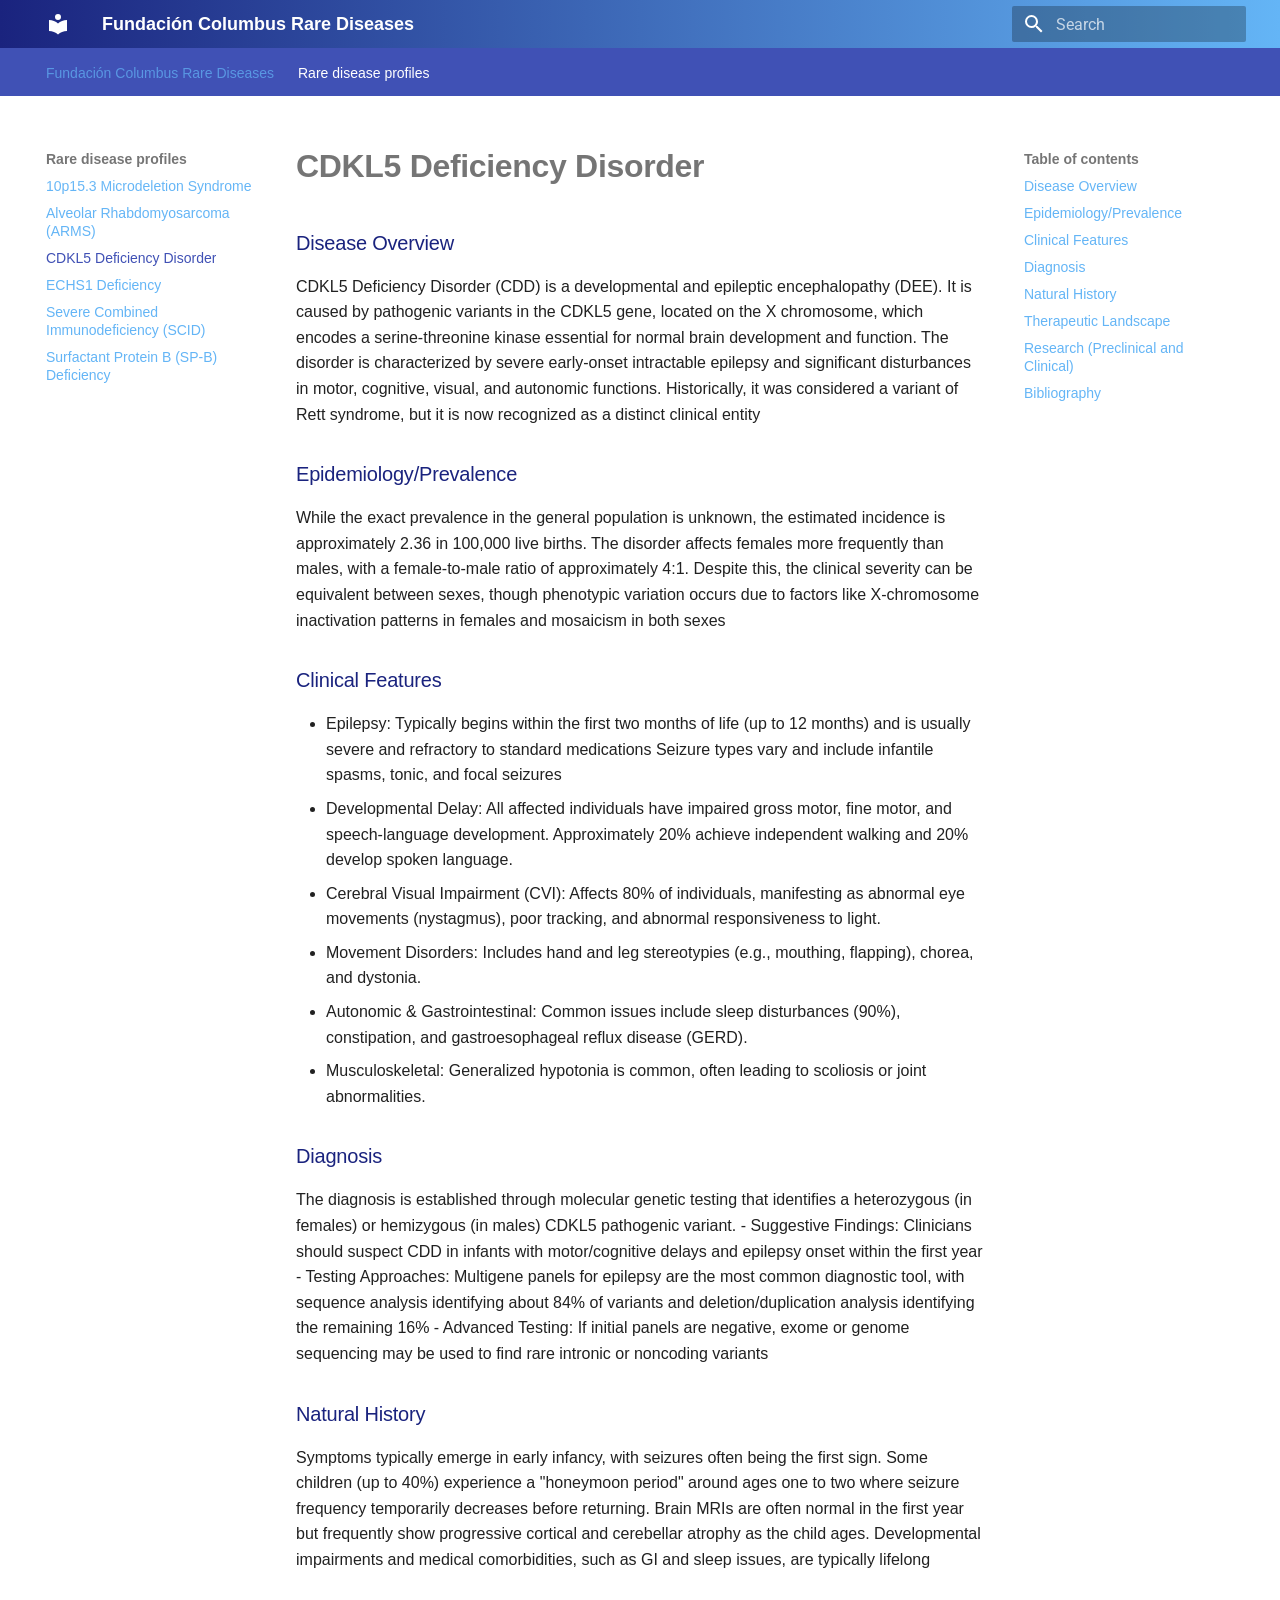
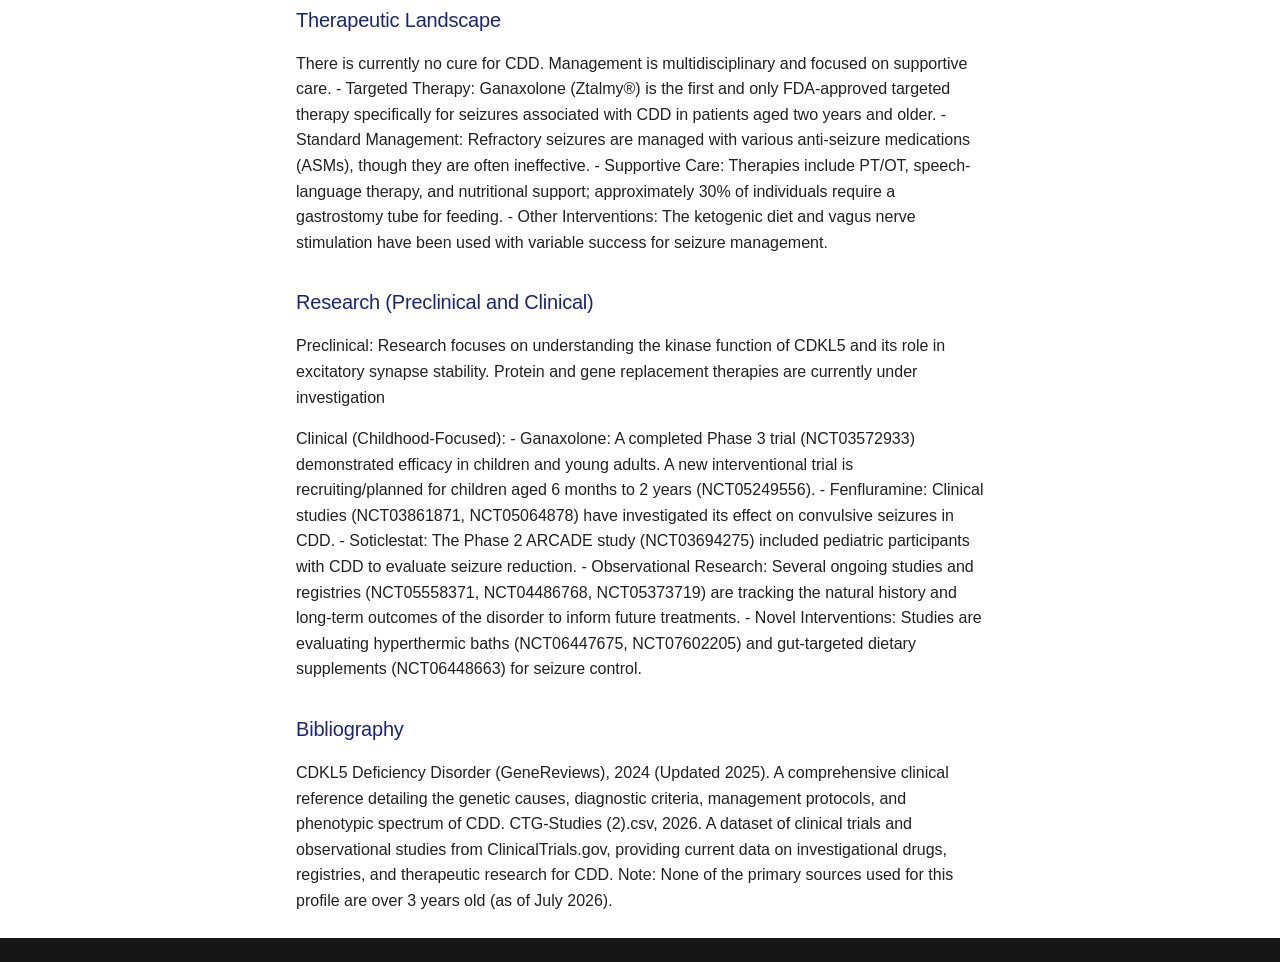
<file: rare-disease-profiles/CDKL5/index.html>
<!doctype html>
<html lang="en" class="no-js">
  <head>
    
      <meta charset="utf-8">
      <meta name="viewport" content="width=device-width,initial-scale=1">
      
        <meta name="description" content="Consolidated disease sources and research notes">
      
      
      
      
        <link rel="prev" href="../ARMS/">
      
      
        <link rel="next" href="../ECHS1/">
      
      
        
      
      
      <link rel="icon" href="../../assets/images/favicon.png">
      <meta name="generator" content="mkdocs-1.6.1, mkdocs-material-9.7.6">
    
    
      
        <title>CDKL5 Deficiency Disorder - Fundación Columbus Rare Diseases</title>
      
    
    
      <link rel="stylesheet" href="../../assets/stylesheets/main.484c7ddc.min.css">
      
        
        <link rel="stylesheet" href="../../assets/stylesheets/palette.ab4e12ef.min.css">
      
      


    
    
      
    
    
      
        
        
        <link rel="preconnect" href="https://fonts.gstatic.com" crossorigin>
        <link rel="stylesheet" href="https://fonts.googleapis.com/css?family=Roboto:300,300i,400,400i,700,700i%7CRoboto+Mono:400,400i,700,700i&display=fallback">
        <style>:root{--md-text-font:"Roboto";--md-code-font:"Roboto Mono"}</style>
      
    
    
      <link rel="stylesheet" href="../../stylesheets/extra.css">
    
    <script>__md_scope=new URL("../..",location),__md_hash=e=>[...e].reduce(((e,_)=>(e<<5)-e+_.charCodeAt(0)),0),__md_get=(e,_=localStorage,t=__md_scope)=>JSON.parse(_.getItem(t.pathname+"."+e)),__md_set=(e,_,t=localStorage,a=__md_scope)=>{try{t.setItem(a.pathname+"."+e,JSON.stringify(_))}catch(e){}}</script>
    
      

    
    
  </head>
  
  
    
    
    
    
    
    <body dir="ltr" data-md-color-scheme="default" data-md-color-primary="indigo" data-md-color-accent="indigo">
  
    
    <input class="md-toggle" data-md-toggle="drawer" type="checkbox" id="__drawer" autocomplete="off">
    <input class="md-toggle" data-md-toggle="search" type="checkbox" id="__search" autocomplete="off">
    <label class="md-overlay" for="__drawer"></label>
    <div data-md-component="skip">
      
        
        <a href="#cdkl5-deficiency-disorder" class="md-skip">
          Skip to content
        </a>
      
    </div>
    <div data-md-component="announce">
      
    </div>
    
    
      

<header class="md-header" data-md-component="header">
  <nav class="md-header__inner md-grid" aria-label="Header">
    <a href="../.." title="Fundación Columbus Rare Diseases" class="md-header__button md-logo" aria-label="Fundación Columbus Rare Diseases" data-md-component="logo">
      
  
  <svg xmlns="http://www.w3.org/2000/svg" viewBox="0 0 24 24"><path d="M12 8a3 3 0 0 0 3-3 3 3 0 0 0-3-3 3 3 0 0 0-3 3 3 3 0 0 0 3 3m0 3.54C9.64 9.35 6.5 8 3 8v11c3.5 0 6.64 1.35 9 3.54 2.36-2.19 5.5-3.54 9-3.54V8c-3.5 0-6.64 1.35-9 3.54"/></svg>

    </a>
    <label class="md-header__button md-icon" for="__drawer">
      
      <svg xmlns="http://www.w3.org/2000/svg" viewBox="0 0 24 24"><path d="M3 6h18v2H3zm0 5h18v2H3zm0 5h18v2H3z"/></svg>
    </label>
    <div class="md-header__title" data-md-component="header-title">
      <div class="md-header__ellipsis">
        <div class="md-header__topic">
          <span class="md-ellipsis">
            Fundación Columbus Rare Diseases
          </span>
        </div>
        <div class="md-header__topic" data-md-component="header-topic">
          <span class="md-ellipsis">
            
              CDKL5 Deficiency Disorder
            
          </span>
        </div>
      </div>
    </div>
    
      
    
    
    
    
      
      
        <label class="md-header__button md-icon" for="__search">
          
          <svg xmlns="http://www.w3.org/2000/svg" viewBox="0 0 24 24"><path d="M9.5 3A6.5 6.5 0 0 1 16 9.5c0 1.61-.59 3.09-1.56 4.23l.27.27h.79l5 5-1.5 1.5-5-5v-.79l-.27-.27A6.52 6.52 0 0 1 9.5 16 6.5 6.5 0 0 1 3 9.5 6.5 6.5 0 0 1 9.5 3m0 2C7 5 5 7 5 9.5S7 14 9.5 14 14 12 14 9.5 12 5 9.5 5"/></svg>
        </label>
        <div class="md-search" data-md-component="search" role="dialog">
  <label class="md-search__overlay" for="__search"></label>
  <div class="md-search__inner" role="search">
    <form class="md-search__form" name="search">
      <input type="text" class="md-search__input" name="query" aria-label="Search" placeholder="Search" autocapitalize="off" autocorrect="off" autocomplete="off" spellcheck="false" data-md-component="search-query" required>
      <label class="md-search__icon md-icon" for="__search">
        
        <svg xmlns="http://www.w3.org/2000/svg" viewBox="0 0 24 24"><path d="M9.5 3A6.5 6.5 0 0 1 16 9.5c0 1.61-.59 3.09-1.56 4.23l.27.27h.79l5 5-1.5 1.5-5-5v-.79l-.27-.27A6.52 6.52 0 0 1 9.5 16 6.5 6.5 0 0 1 3 9.5 6.5 6.5 0 0 1 9.5 3m0 2C7 5 5 7 5 9.5S7 14 9.5 14 14 12 14 9.5 12 5 9.5 5"/></svg>
        
        <svg xmlns="http://www.w3.org/2000/svg" viewBox="0 0 24 24"><path d="M20 11v2H8l5.5 5.5-1.42 1.42L4.16 12l7.92-7.92L13.5 5.5 8 11z"/></svg>
      </label>
      <nav class="md-search__options" aria-label="Search">
        
        <button type="reset" class="md-search__icon md-icon" title="Clear" aria-label="Clear" tabindex="-1">
          
          <svg xmlns="http://www.w3.org/2000/svg" viewBox="0 0 24 24"><path d="M19 6.41 17.59 5 12 10.59 6.41 5 5 6.41 10.59 12 5 17.59 6.41 19 12 13.41 17.59 19 19 17.59 13.41 12z"/></svg>
        </button>
      </nav>
      
        <div class="md-search__suggest" data-md-component="search-suggest"></div>
      
    </form>
    <div class="md-search__output">
      <div class="md-search__scrollwrap" tabindex="0" data-md-scrollfix>
        <div class="md-search-result" data-md-component="search-result">
          <div class="md-search-result__meta">
            Initializing search
          </div>
          <ol class="md-search-result__list" role="presentation"></ol>
        </div>
      </div>
    </div>
  </div>
</div>
      
    
    
  </nav>
  
</header>
    
    <div class="md-container" data-md-component="container">
      
      
        
          
            
<nav class="md-tabs" aria-label="Tabs" data-md-component="tabs">
  <div class="md-grid">
    <ul class="md-tabs__list">
      
        
  
  
  
  
    <li class="md-tabs__item">
      <a href="../.." class="md-tabs__link">
        
  
  
    
  
  Fundación Columbus Rare Diseases

      </a>
    </li>
  

      
        
  
  
  
    
  
  
    
    
      <li class="md-tabs__item md-tabs__item--active">
        <a href="../10p15.3%20Microdeletion%20Syndrome/" class="md-tabs__link">
          
  
  
  Rare disease profiles

        </a>
      </li>
    
  

      
    </ul>
  </div>
</nav>
          
        
      
      <main class="md-main" data-md-component="main">
        <div class="md-main__inner md-grid">
          
            
              
              <div class="md-sidebar md-sidebar--primary" data-md-component="sidebar" data-md-type="navigation" >
                <div class="md-sidebar__scrollwrap">
                  <div class="md-sidebar__inner">
                    


  


<nav class="md-nav md-nav--primary md-nav--lifted" aria-label="Navigation" data-md-level="0">
  <label class="md-nav__title" for="__drawer">
    <a href="../.." title="Fundación Columbus Rare Diseases" class="md-nav__button md-logo" aria-label="Fundación Columbus Rare Diseases" data-md-component="logo">
      
  
  <svg xmlns="http://www.w3.org/2000/svg" viewBox="0 0 24 24"><path d="M12 8a3 3 0 0 0 3-3 3 3 0 0 0-3-3 3 3 0 0 0-3 3 3 3 0 0 0 3 3m0 3.54C9.64 9.35 6.5 8 3 8v11c3.5 0 6.64 1.35 9 3.54 2.36-2.19 5.5-3.54 9-3.54V8c-3.5 0-6.64 1.35-9 3.54"/></svg>

    </a>
    Fundación Columbus Rare Diseases
  </label>
  
  <ul class="md-nav__list" data-md-scrollfix>
    
      
      
  
  
  
  
    <li class="md-nav__item">
      <a href="../.." class="md-nav__link">
        
  
  
  <span class="md-ellipsis">
    
  
    Fundación Columbus Rare Diseases
  

    
  </span>
  
  

      </a>
    </li>
  

    
      
      
  
  
    
  
  
  
    
    
    
    
      
        
        
      
      
    
    
    <li class="md-nav__item md-nav__item--active md-nav__item--section md-nav__item--nested">
      
        
        
        <input class="md-nav__toggle md-toggle " type="checkbox" id="__nav_2" checked>
        
          
          <label class="md-nav__link" for="__nav_2" id="__nav_2_label" tabindex="">
            
  
  
  <span class="md-ellipsis">
    
  
    Rare disease profiles
  

    
  </span>
  
  

            <span class="md-nav__icon md-icon"></span>
          </label>
        
        <nav class="md-nav" data-md-level="1" aria-labelledby="__nav_2_label" aria-expanded="true">
          <label class="md-nav__title" for="__nav_2">
            <span class="md-nav__icon md-icon"></span>
            
  
    Rare disease profiles
  

          </label>
          <ul class="md-nav__list" data-md-scrollfix>
            
              
                
  
  
  
  
    <li class="md-nav__item">
      <a href="../10p15.3%20Microdeletion%20Syndrome/" class="md-nav__link">
        
  
  
  <span class="md-ellipsis">
    
  
    10p15.3 Microdeletion Syndrome
  

    
  </span>
  
  

      </a>
    </li>
  

              
            
              
                
  
  
  
  
    <li class="md-nav__item">
      <a href="../ARMS/" class="md-nav__link">
        
  
  
  <span class="md-ellipsis">
    
  
    Alveolar Rhabdomyosarcoma (ARMS)
  

    
  </span>
  
  

      </a>
    </li>
  

              
            
              
                
  
  
    
  
  
  
    <li class="md-nav__item md-nav__item--active">
      
      <input class="md-nav__toggle md-toggle" type="checkbox" id="__toc">
      
      
        
      
      
        <label class="md-nav__link md-nav__link--active" for="__toc">
          
  
  
  <span class="md-ellipsis">
    
  
    CDKL5 Deficiency Disorder
  

    
  </span>
  
  

          <span class="md-nav__icon md-icon"></span>
        </label>
      
      <a href="./" class="md-nav__link md-nav__link--active">
        
  
  
  <span class="md-ellipsis">
    
  
    CDKL5 Deficiency Disorder
  

    
  </span>
  
  

      </a>
      
        

<nav class="md-nav md-nav--secondary" aria-label="Table of contents">
  
  
  
    
  
  
    <label class="md-nav__title" for="__toc">
      <span class="md-nav__icon md-icon"></span>
      Table of contents
    </label>
    <ul class="md-nav__list" data-md-component="toc" data-md-scrollfix>
      
        <li class="md-nav__item">
  <a href="#disease-overview" class="md-nav__link">
    <span class="md-ellipsis">
      
        Disease Overview
      
    </span>
  </a>
  
</li>
      
        <li class="md-nav__item">
  <a href="#epidemiologyprevalence" class="md-nav__link">
    <span class="md-ellipsis">
      
        Epidemiology/Prevalence
      
    </span>
  </a>
  
</li>
      
        <li class="md-nav__item">
  <a href="#clinical-features" class="md-nav__link">
    <span class="md-ellipsis">
      
        Clinical Features
      
    </span>
  </a>
  
</li>
      
        <li class="md-nav__item">
  <a href="#diagnosis" class="md-nav__link">
    <span class="md-ellipsis">
      
        Diagnosis
      
    </span>
  </a>
  
</li>
      
        <li class="md-nav__item">
  <a href="#natural-history" class="md-nav__link">
    <span class="md-ellipsis">
      
        Natural History
      
    </span>
  </a>
  
</li>
      
        <li class="md-nav__item">
  <a href="#therapeutic-landscape" class="md-nav__link">
    <span class="md-ellipsis">
      
        Therapeutic Landscape
      
    </span>
  </a>
  
</li>
      
        <li class="md-nav__item">
  <a href="#research-preclinical-and-clinical" class="md-nav__link">
    <span class="md-ellipsis">
      
        Research (Preclinical and Clinical)
      
    </span>
  </a>
  
</li>
      
        <li class="md-nav__item">
  <a href="#bibliography" class="md-nav__link">
    <span class="md-ellipsis">
      
        Bibliography
      
    </span>
  </a>
  
</li>
      
    </ul>
  
</nav>
      
    </li>
  

              
            
              
                
  
  
  
  
    <li class="md-nav__item">
      <a href="../ECHS1/" class="md-nav__link">
        
  
  
  <span class="md-ellipsis">
    
  
    ECHS1 Deficiency
  

    
  </span>
  
  

      </a>
    </li>
  

              
            
              
                
  
  
  
  
    <li class="md-nav__item">
      <a href="../SCID/" class="md-nav__link">
        
  
  
  <span class="md-ellipsis">
    
  
    Severe Combined Immunodeficiency (SCID)
  

    
  </span>
  
  

      </a>
    </li>
  

              
            
              
                
  
  
  
  
    <li class="md-nav__item">
      <a href="../SP-B-deficiency/" class="md-nav__link">
        
  
  
  <span class="md-ellipsis">
    
  
    Surfactant Protein B (SP-B) Deficiency
  

    
  </span>
  
  

      </a>
    </li>
  

              
            
          </ul>
        </nav>
      
    </li>
  

    
  </ul>
</nav>
                  </div>
                </div>
              </div>
            
            
              
              <div class="md-sidebar md-sidebar--secondary" data-md-component="sidebar" data-md-type="toc" >
                <div class="md-sidebar__scrollwrap">
                  <div class="md-sidebar__inner">
                    

<nav class="md-nav md-nav--secondary" aria-label="Table of contents">
  
  
  
    
  
  
    <label class="md-nav__title" for="__toc">
      <span class="md-nav__icon md-icon"></span>
      Table of contents
    </label>
    <ul class="md-nav__list" data-md-component="toc" data-md-scrollfix>
      
        <li class="md-nav__item">
  <a href="#disease-overview" class="md-nav__link">
    <span class="md-ellipsis">
      
        Disease Overview
      
    </span>
  </a>
  
</li>
      
        <li class="md-nav__item">
  <a href="#epidemiologyprevalence" class="md-nav__link">
    <span class="md-ellipsis">
      
        Epidemiology/Prevalence
      
    </span>
  </a>
  
</li>
      
        <li class="md-nav__item">
  <a href="#clinical-features" class="md-nav__link">
    <span class="md-ellipsis">
      
        Clinical Features
      
    </span>
  </a>
  
</li>
      
        <li class="md-nav__item">
  <a href="#diagnosis" class="md-nav__link">
    <span class="md-ellipsis">
      
        Diagnosis
      
    </span>
  </a>
  
</li>
      
        <li class="md-nav__item">
  <a href="#natural-history" class="md-nav__link">
    <span class="md-ellipsis">
      
        Natural History
      
    </span>
  </a>
  
</li>
      
        <li class="md-nav__item">
  <a href="#therapeutic-landscape" class="md-nav__link">
    <span class="md-ellipsis">
      
        Therapeutic Landscape
      
    </span>
  </a>
  
</li>
      
        <li class="md-nav__item">
  <a href="#research-preclinical-and-clinical" class="md-nav__link">
    <span class="md-ellipsis">
      
        Research (Preclinical and Clinical)
      
    </span>
  </a>
  
</li>
      
        <li class="md-nav__item">
  <a href="#bibliography" class="md-nav__link">
    <span class="md-ellipsis">
      
        Bibliography
      
    </span>
  </a>
  
</li>
      
    </ul>
  
</nav>
                  </div>
                </div>
              </div>
            
          
          
            <div class="md-content" data-md-component="content">
              
              <article class="md-content__inner md-typeset">
                
                  



<h1 id="cdkl5-deficiency-disorder"><strong>CDKL5 Deficiency Disorder</strong></h1>
<h3 id="disease-overview">Disease Overview</h3>
<p>CDKL5 Deficiency Disorder (CDD) is a developmental and epileptic encephalopathy (DEE). It is caused by pathogenic variants in the CDKL5 gene, located on the X chromosome, which encodes a serine-threonine kinase essential for normal brain development and function. The disorder is characterized by severe early-onset intractable epilepsy and significant disturbances in motor, cognitive, visual, and autonomic functions. Historically, it was considered a variant of Rett syndrome, but it is now recognized as a distinct clinical entity</p>
<h3 id="epidemiologyprevalence">Epidemiology/Prevalence</h3>
<p>While the exact prevalence in the general population is unknown, the estimated incidence is approximately 2.36 in 100,000 live births. The disorder affects females more frequently than males, with a female-to-male ratio of approximately 4:1. Despite this, the clinical severity can be equivalent between sexes, though phenotypic variation occurs due to factors like X-chromosome inactivation patterns in females and mosaicism in both sexes</p>
<h3 id="clinical-features">Clinical Features</h3>
<ul>
<li>Epilepsy: Typically begins within the first two months of life (up to 12 months) and is usually severe and refractory to standard medications Seizure types vary and include infantile spasms, tonic, and focal seizures</li>
<li>Developmental Delay: All affected individuals have impaired gross motor, fine motor, and speech-language development. Approximately 20% achieve independent walking and 20% develop spoken language.</li>
<li>Cerebral Visual Impairment (CVI): Affects 80% of individuals, manifesting as abnormal eye movements (nystagmus), poor tracking, and abnormal responsiveness to light.</li>
<li>Movement Disorders: Includes hand and leg stereotypies (e.g., mouthing, flapping), chorea, and dystonia.</li>
<li>Autonomic &amp; Gastrointestinal: Common issues include sleep disturbances (90%), constipation, and gastroesophageal reflux disease (GERD).</li>
<li>Musculoskeletal: Generalized hypotonia is common, often leading to scoliosis or joint abnormalities.</li>
</ul>
<h3 id="diagnosis">Diagnosis</h3>
<p>The diagnosis is established through molecular genetic testing that identifies a heterozygous (in females) or hemizygous (in males) CDKL5 pathogenic variant.
- Suggestive Findings: Clinicians should suspect CDD in infants with motor/cognitive delays and epilepsy onset within the first year
- Testing Approaches: Multigene panels for epilepsy are the most common diagnostic tool, with sequence analysis identifying about 84% of variants and deletion/duplication analysis identifying the remaining 16%
- Advanced Testing: If initial panels are negative, exome or genome sequencing may be used to find rare intronic or noncoding variants</p>
<h3 id="natural-history">Natural History</h3>
<p>Symptoms typically emerge in early infancy, with seizures often being the first sign. Some children (up to 40%) experience a "honeymoon period" around ages one to two where seizure frequency temporarily decreases before returning. Brain MRIs are often normal in the first year but frequently show progressive cortical and cerebellar atrophy as the child ages. Developmental impairments and medical comorbidities, such as GI and sleep issues, are typically lifelong</p>
<h3 id="therapeutic-landscape">Therapeutic Landscape</h3>
<p>There is currently no cure for CDD. Management is multidisciplinary and focused on supportive care.
- Targeted Therapy: Ganaxolone (Ztalmy®) is the first and only FDA-approved targeted therapy specifically for seizures associated with CDD in patients aged two years and older.
- Standard Management: Refractory seizures are managed with various anti-seizure medications (ASMs), though they are often ineffective.
- Supportive Care: Therapies include PT/OT, speech-language therapy, and nutritional support; approximately 30% of individuals require a gastrostomy tube for feeding.
- Other Interventions: The ketogenic diet and vagus nerve stimulation have been used with variable success for seizure management.</p>
<h3 id="research-preclinical-and-clinical">Research (Preclinical and Clinical)</h3>
<p>Preclinical: Research focuses on understanding the kinase function of CDKL5 and its role in excitatory synapse stability. Protein and gene replacement therapies are currently under investigation</p>
<p>Clinical (Childhood-Focused):
- Ganaxolone: A completed Phase 3 trial (NCT03572933) demonstrated efficacy in children and young adults. A new interventional trial is recruiting/planned for children aged 6 months to 2 years (NCT05249556).
- Fenfluramine: Clinical studies (NCT03861871, NCT05064878) have investigated its effect on convulsive seizures in CDD.
- Soticlestat: The Phase 2 ARCADE study (NCT03694275) included pediatric participants with CDD to evaluate seizure reduction.
- Observational Research: Several ongoing studies and registries (NCT05558371, NCT04486768, NCT05373719) are tracking the natural history and long-term outcomes of the disorder to inform future treatments.
- Novel Interventions: Studies are evaluating hyperthermic baths (NCT06447675, NCT07602205) and gut-targeted dietary supplements (NCT06448663) for seizure control.</p>
<h3 id="bibliography">Bibliography</h3>
<p>CDKL5 Deficiency Disorder (GeneReviews), 2024 (Updated 2025). A comprehensive clinical reference detailing the genetic causes, diagnostic criteria, management protocols, and phenotypic spectrum of CDD.
CTG-Studies (2).csv, 2026. A dataset of clinical trials and observational studies from ClinicalTrials.gov, providing current data on investigational drugs, registries, and therapeutic research for CDD.
Note: None of the primary sources used for this profile are over 3 years old (as of July 2026).</p>












                
              </article>
            </div>
          
          
<script>var target=document.getElementById(location.hash.slice(1));target&&target.name&&(target.checked=target.name.startsWith("__tabbed_"))</script>
        </div>
        
      </main>
      
        <footer class="md-footer">
  
  <div class="md-footer-meta md-typeset">
    <div class="md-footer-meta__inner md-grid">
      <div class="md-copyright">
  
  
</div>
      
    </div>
  </div>
</footer>
      
    </div>
    <div class="md-dialog" data-md-component="dialog">
      <div class="md-dialog__inner md-typeset"></div>
    </div>
    
    
    
      
      
      <script id="__config" type="application/json">{"annotate": null, "base": "../..", "features": ["navigation.instant", "navigation.tabs", "search.suggest", "content.code.copy"], "search": "../../assets/javascripts/workers/search.2c215733.min.js", "tags": null, "translations": {"clipboard.copied": "Copied to clipboard", "clipboard.copy": "Copy to clipboard", "search.result.more.one": "1 more on this page", "search.result.more.other": "# more on this page", "search.result.none": "No matching documents", "search.result.one": "1 matching document", "search.result.other": "# matching documents", "search.result.placeholder": "Type to start searching", "search.result.term.missing": "Missing", "select.version": "Select version"}, "version": null}</script>
    
    
      <script src="../../assets/javascripts/bundle.79ae519e.min.js"></script>
      
    
  </body>
</html>
</file>
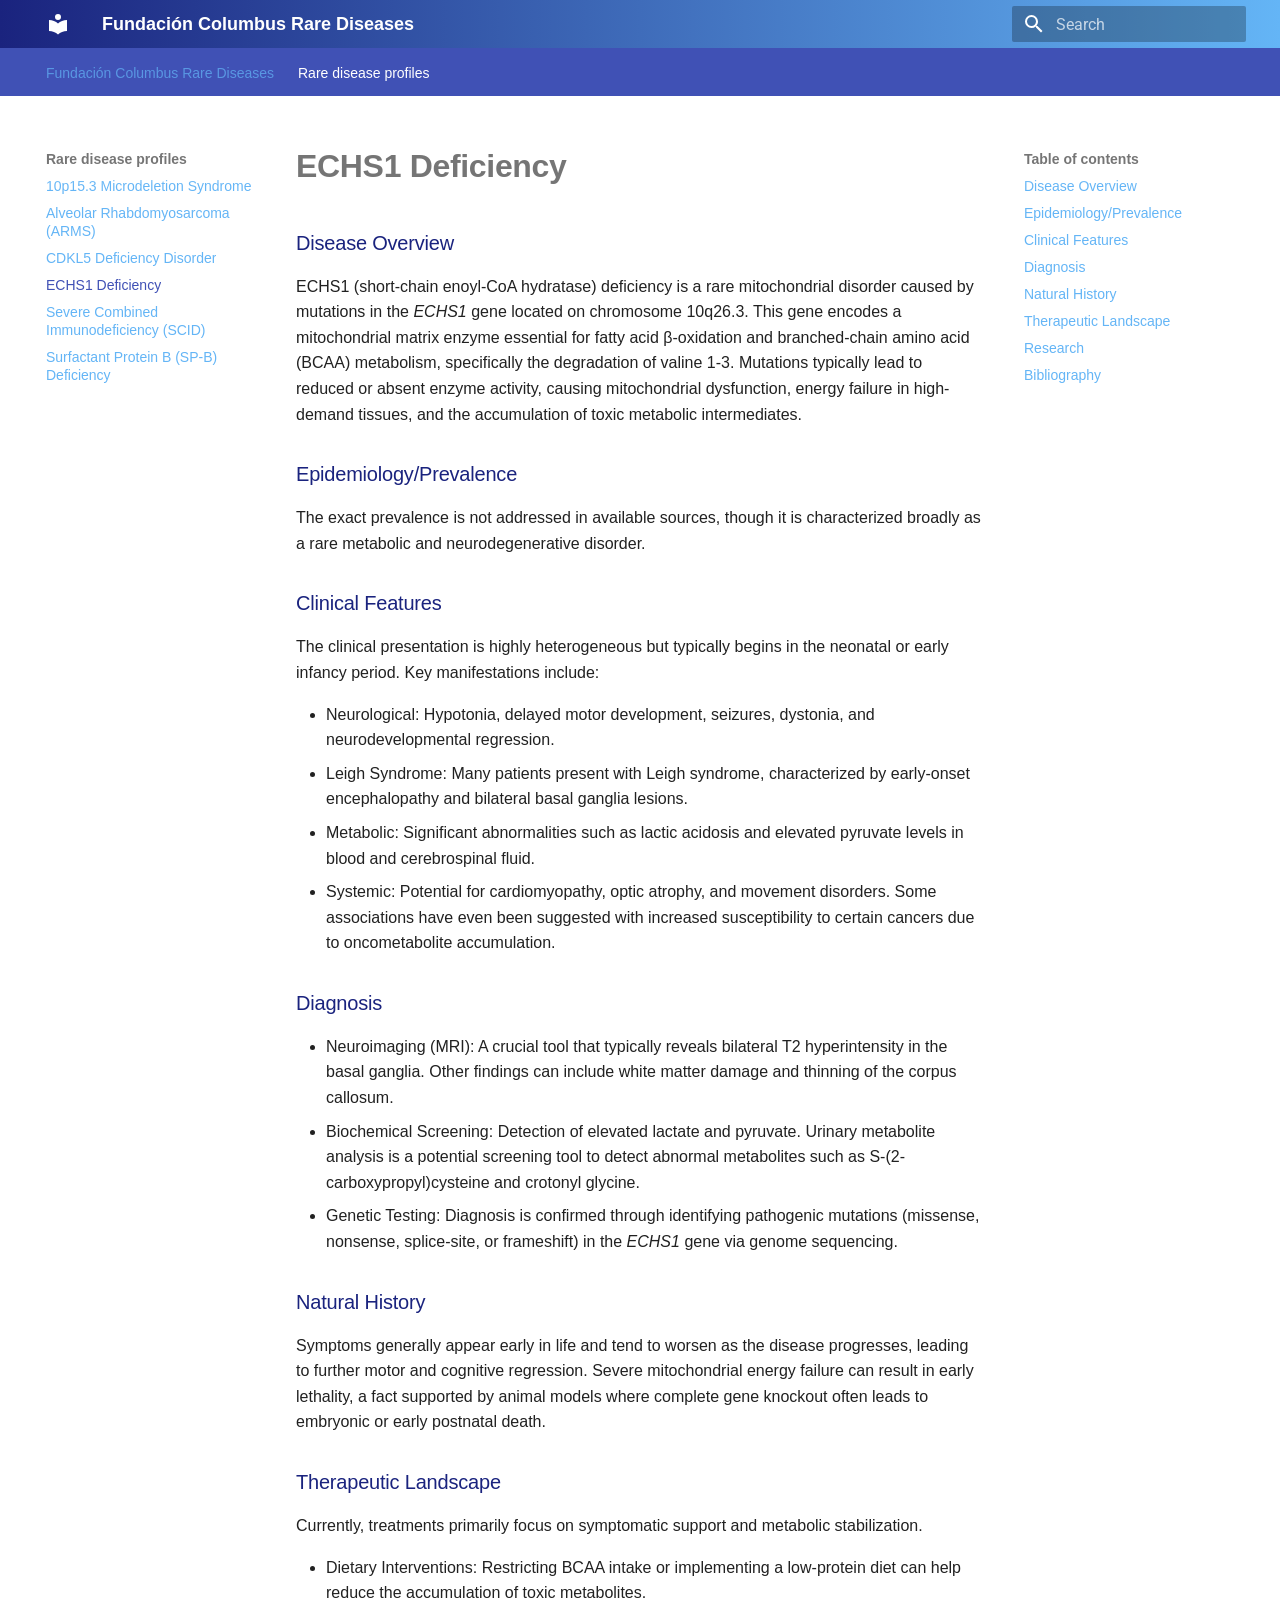
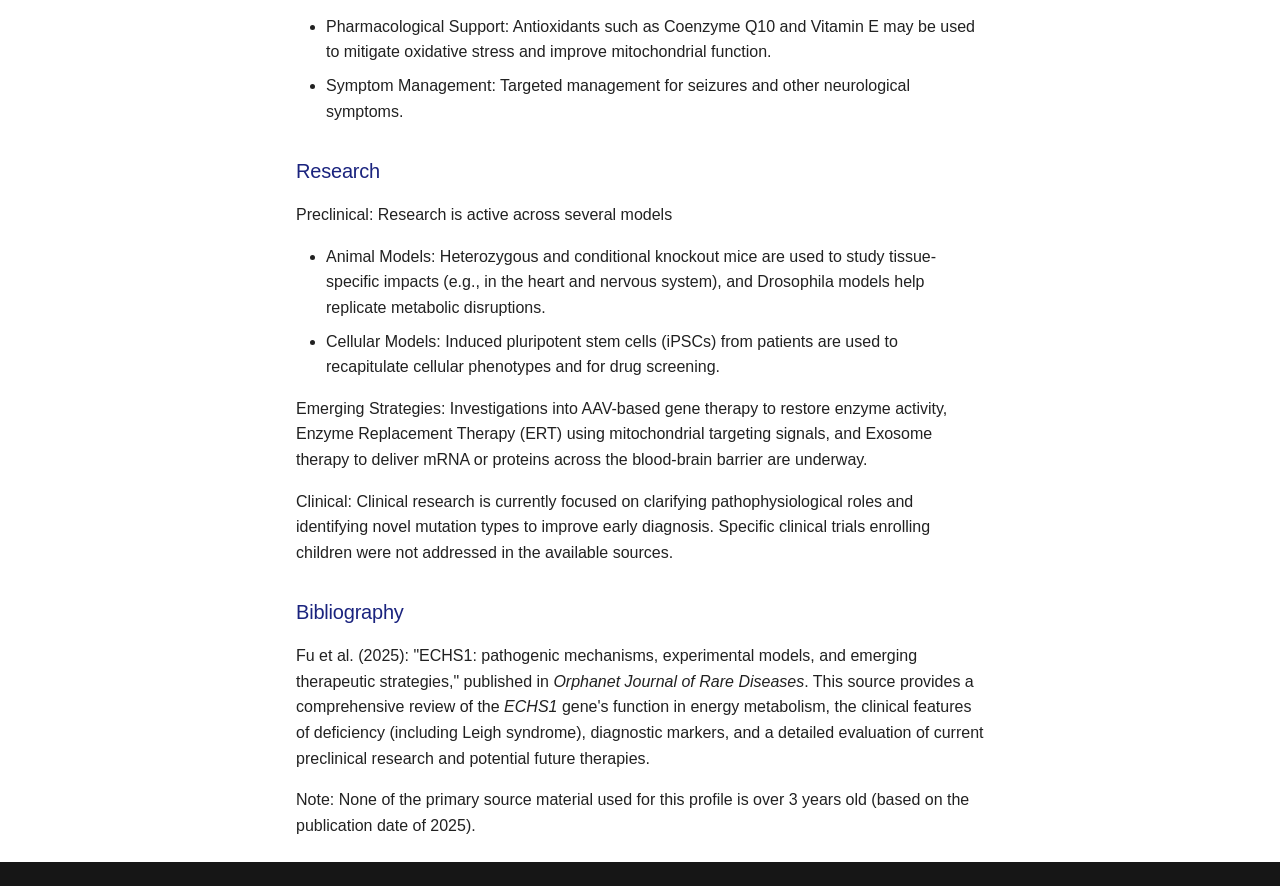
<file: rare-disease-profiles/ECHS1/index.html>
<!doctype html>
<html lang="en" class="no-js">
  <head>
    
      <meta charset="utf-8">
      <meta name="viewport" content="width=device-width,initial-scale=1">
      
        <meta name="description" content="Consolidated disease sources and research notes">
      
      
      
      
        <link rel="prev" href="../CDKL5/">
      
      
        <link rel="next" href="../SCID/">
      
      
        
      
      
      <link rel="icon" href="../../assets/images/favicon.png">
      <meta name="generator" content="mkdocs-1.6.1, mkdocs-material-9.7.6">
    
    
      
        <title>ECHS1 Deficiency - Fundación Columbus Rare Diseases</title>
      
    
    
      <link rel="stylesheet" href="../../assets/stylesheets/main.484c7ddc.min.css">
      
        
        <link rel="stylesheet" href="../../assets/stylesheets/palette.ab4e12ef.min.css">
      
      


    
    
      
    
    
      
        
        
        <link rel="preconnect" href="https://fonts.gstatic.com" crossorigin>
        <link rel="stylesheet" href="https://fonts.googleapis.com/css?family=Roboto:300,300i,400,400i,700,700i%7CRoboto+Mono:400,400i,700,700i&display=fallback">
        <style>:root{--md-text-font:"Roboto";--md-code-font:"Roboto Mono"}</style>
      
    
    
      <link rel="stylesheet" href="../../stylesheets/extra.css">
    
    <script>__md_scope=new URL("../..",location),__md_hash=e=>[...e].reduce(((e,_)=>(e<<5)-e+_.charCodeAt(0)),0),__md_get=(e,_=localStorage,t=__md_scope)=>JSON.parse(_.getItem(t.pathname+"."+e)),__md_set=(e,_,t=localStorage,a=__md_scope)=>{try{t.setItem(a.pathname+"."+e,JSON.stringify(_))}catch(e){}}</script>
    
      

    
    
  </head>
  
  
    
    
    
    
    
    <body dir="ltr" data-md-color-scheme="default" data-md-color-primary="indigo" data-md-color-accent="indigo">
  
    
    <input class="md-toggle" data-md-toggle="drawer" type="checkbox" id="__drawer" autocomplete="off">
    <input class="md-toggle" data-md-toggle="search" type="checkbox" id="__search" autocomplete="off">
    <label class="md-overlay" for="__drawer"></label>
    <div data-md-component="skip">
      
        
        <a href="#echs1-deficiency" class="md-skip">
          Skip to content
        </a>
      
    </div>
    <div data-md-component="announce">
      
    </div>
    
    
      

<header class="md-header" data-md-component="header">
  <nav class="md-header__inner md-grid" aria-label="Header">
    <a href="../.." title="Fundación Columbus Rare Diseases" class="md-header__button md-logo" aria-label="Fundación Columbus Rare Diseases" data-md-component="logo">
      
  
  <svg xmlns="http://www.w3.org/2000/svg" viewBox="0 0 24 24"><path d="M12 8a3 3 0 0 0 3-3 3 3 0 0 0-3-3 3 3 0 0 0-3 3 3 3 0 0 0 3 3m0 3.54C9.64 9.35 6.5 8 3 8v11c3.5 0 6.64 1.35 9 3.54 2.36-2.19 5.5-3.54 9-3.54V8c-3.5 0-6.64 1.35-9 3.54"/></svg>

    </a>
    <label class="md-header__button md-icon" for="__drawer">
      
      <svg xmlns="http://www.w3.org/2000/svg" viewBox="0 0 24 24"><path d="M3 6h18v2H3zm0 5h18v2H3zm0 5h18v2H3z"/></svg>
    </label>
    <div class="md-header__title" data-md-component="header-title">
      <div class="md-header__ellipsis">
        <div class="md-header__topic">
          <span class="md-ellipsis">
            Fundación Columbus Rare Diseases
          </span>
        </div>
        <div class="md-header__topic" data-md-component="header-topic">
          <span class="md-ellipsis">
            
              ECHS1 Deficiency
            
          </span>
        </div>
      </div>
    </div>
    
      
    
    
    
    
      
      
        <label class="md-header__button md-icon" for="__search">
          
          <svg xmlns="http://www.w3.org/2000/svg" viewBox="0 0 24 24"><path d="M9.5 3A6.5 6.5 0 0 1 16 9.5c0 1.61-.59 3.09-1.56 4.23l.27.27h.79l5 5-1.5 1.5-5-5v-.79l-.27-.27A6.52 6.52 0 0 1 9.5 16 6.5 6.5 0 0 1 3 9.5 6.5 6.5 0 0 1 9.5 3m0 2C7 5 5 7 5 9.5S7 14 9.5 14 14 12 14 9.5 12 5 9.5 5"/></svg>
        </label>
        <div class="md-search" data-md-component="search" role="dialog">
  <label class="md-search__overlay" for="__search"></label>
  <div class="md-search__inner" role="search">
    <form class="md-search__form" name="search">
      <input type="text" class="md-search__input" name="query" aria-label="Search" placeholder="Search" autocapitalize="off" autocorrect="off" autocomplete="off" spellcheck="false" data-md-component="search-query" required>
      <label class="md-search__icon md-icon" for="__search">
        
        <svg xmlns="http://www.w3.org/2000/svg" viewBox="0 0 24 24"><path d="M9.5 3A6.5 6.5 0 0 1 16 9.5c0 1.61-.59 3.09-1.56 4.23l.27.27h.79l5 5-1.5 1.5-5-5v-.79l-.27-.27A6.52 6.52 0 0 1 9.5 16 6.5 6.5 0 0 1 3 9.5 6.5 6.5 0 0 1 9.5 3m0 2C7 5 5 7 5 9.5S7 14 9.5 14 14 12 14 9.5 12 5 9.5 5"/></svg>
        
        <svg xmlns="http://www.w3.org/2000/svg" viewBox="0 0 24 24"><path d="M20 11v2H8l5.5 5.5-1.42 1.42L4.16 12l7.92-7.92L13.5 5.5 8 11z"/></svg>
      </label>
      <nav class="md-search__options" aria-label="Search">
        
        <button type="reset" class="md-search__icon md-icon" title="Clear" aria-label="Clear" tabindex="-1">
          
          <svg xmlns="http://www.w3.org/2000/svg" viewBox="0 0 24 24"><path d="M19 6.41 17.59 5 12 10.59 6.41 5 5 6.41 10.59 12 5 17.59 6.41 19 12 13.41 17.59 19 19 17.59 13.41 12z"/></svg>
        </button>
      </nav>
      
        <div class="md-search__suggest" data-md-component="search-suggest"></div>
      
    </form>
    <div class="md-search__output">
      <div class="md-search__scrollwrap" tabindex="0" data-md-scrollfix>
        <div class="md-search-result" data-md-component="search-result">
          <div class="md-search-result__meta">
            Initializing search
          </div>
          <ol class="md-search-result__list" role="presentation"></ol>
        </div>
      </div>
    </div>
  </div>
</div>
      
    
    
  </nav>
  
</header>
    
    <div class="md-container" data-md-component="container">
      
      
        
          
            
<nav class="md-tabs" aria-label="Tabs" data-md-component="tabs">
  <div class="md-grid">
    <ul class="md-tabs__list">
      
        
  
  
  
  
    <li class="md-tabs__item">
      <a href="../.." class="md-tabs__link">
        
  
  
    
  
  Fundación Columbus Rare Diseases

      </a>
    </li>
  

      
        
  
  
  
    
  
  
    
    
      <li class="md-tabs__item md-tabs__item--active">
        <a href="../10p15.3%20Microdeletion%20Syndrome/" class="md-tabs__link">
          
  
  
  Rare disease profiles

        </a>
      </li>
    
  

      
    </ul>
  </div>
</nav>
          
        
      
      <main class="md-main" data-md-component="main">
        <div class="md-main__inner md-grid">
          
            
              
              <div class="md-sidebar md-sidebar--primary" data-md-component="sidebar" data-md-type="navigation" >
                <div class="md-sidebar__scrollwrap">
                  <div class="md-sidebar__inner">
                    


  


<nav class="md-nav md-nav--primary md-nav--lifted" aria-label="Navigation" data-md-level="0">
  <label class="md-nav__title" for="__drawer">
    <a href="../.." title="Fundación Columbus Rare Diseases" class="md-nav__button md-logo" aria-label="Fundación Columbus Rare Diseases" data-md-component="logo">
      
  
  <svg xmlns="http://www.w3.org/2000/svg" viewBox="0 0 24 24"><path d="M12 8a3 3 0 0 0 3-3 3 3 0 0 0-3-3 3 3 0 0 0-3 3 3 3 0 0 0 3 3m0 3.54C9.64 9.35 6.5 8 3 8v11c3.5 0 6.64 1.35 9 3.54 2.36-2.19 5.5-3.54 9-3.54V8c-3.5 0-6.64 1.35-9 3.54"/></svg>

    </a>
    Fundación Columbus Rare Diseases
  </label>
  
  <ul class="md-nav__list" data-md-scrollfix>
    
      
      
  
  
  
  
    <li class="md-nav__item">
      <a href="../.." class="md-nav__link">
        
  
  
  <span class="md-ellipsis">
    
  
    Fundación Columbus Rare Diseases
  

    
  </span>
  
  

      </a>
    </li>
  

    
      
      
  
  
    
  
  
  
    
    
    
    
      
        
        
      
      
    
    
    <li class="md-nav__item md-nav__item--active md-nav__item--section md-nav__item--nested">
      
        
        
        <input class="md-nav__toggle md-toggle " type="checkbox" id="__nav_2" checked>
        
          
          <label class="md-nav__link" for="__nav_2" id="__nav_2_label" tabindex="">
            
  
  
  <span class="md-ellipsis">
    
  
    Rare disease profiles
  

    
  </span>
  
  

            <span class="md-nav__icon md-icon"></span>
          </label>
        
        <nav class="md-nav" data-md-level="1" aria-labelledby="__nav_2_label" aria-expanded="true">
          <label class="md-nav__title" for="__nav_2">
            <span class="md-nav__icon md-icon"></span>
            
  
    Rare disease profiles
  

          </label>
          <ul class="md-nav__list" data-md-scrollfix>
            
              
                
  
  
  
  
    <li class="md-nav__item">
      <a href="../10p15.3%20Microdeletion%20Syndrome/" class="md-nav__link">
        
  
  
  <span class="md-ellipsis">
    
  
    10p15.3 Microdeletion Syndrome
  

    
  </span>
  
  

      </a>
    </li>
  

              
            
              
                
  
  
  
  
    <li class="md-nav__item">
      <a href="../ARMS/" class="md-nav__link">
        
  
  
  <span class="md-ellipsis">
    
  
    Alveolar Rhabdomyosarcoma (ARMS)
  

    
  </span>
  
  

      </a>
    </li>
  

              
            
              
                
  
  
  
  
    <li class="md-nav__item">
      <a href="../CDKL5/" class="md-nav__link">
        
  
  
  <span class="md-ellipsis">
    
  
    CDKL5 Deficiency Disorder
  

    
  </span>
  
  

      </a>
    </li>
  

              
            
              
                
  
  
    
  
  
  
    <li class="md-nav__item md-nav__item--active">
      
      <input class="md-nav__toggle md-toggle" type="checkbox" id="__toc">
      
      
        
      
      
        <label class="md-nav__link md-nav__link--active" for="__toc">
          
  
  
  <span class="md-ellipsis">
    
  
    ECHS1 Deficiency
  

    
  </span>
  
  

          <span class="md-nav__icon md-icon"></span>
        </label>
      
      <a href="./" class="md-nav__link md-nav__link--active">
        
  
  
  <span class="md-ellipsis">
    
  
    ECHS1 Deficiency
  

    
  </span>
  
  

      </a>
      
        

<nav class="md-nav md-nav--secondary" aria-label="Table of contents">
  
  
  
    
  
  
    <label class="md-nav__title" for="__toc">
      <span class="md-nav__icon md-icon"></span>
      Table of contents
    </label>
    <ul class="md-nav__list" data-md-component="toc" data-md-scrollfix>
      
        <li class="md-nav__item">
  <a href="#disease-overview" class="md-nav__link">
    <span class="md-ellipsis">
      
        Disease Overview
      
    </span>
  </a>
  
</li>
      
        <li class="md-nav__item">
  <a href="#epidemiologyprevalence" class="md-nav__link">
    <span class="md-ellipsis">
      
        Epidemiology/Prevalence
      
    </span>
  </a>
  
</li>
      
        <li class="md-nav__item">
  <a href="#clinical-features" class="md-nav__link">
    <span class="md-ellipsis">
      
        Clinical Features
      
    </span>
  </a>
  
</li>
      
        <li class="md-nav__item">
  <a href="#diagnosis" class="md-nav__link">
    <span class="md-ellipsis">
      
        Diagnosis
      
    </span>
  </a>
  
</li>
      
        <li class="md-nav__item">
  <a href="#natural-history" class="md-nav__link">
    <span class="md-ellipsis">
      
        Natural History
      
    </span>
  </a>
  
</li>
      
        <li class="md-nav__item">
  <a href="#therapeutic-landscape" class="md-nav__link">
    <span class="md-ellipsis">
      
        Therapeutic Landscape
      
    </span>
  </a>
  
</li>
      
        <li class="md-nav__item">
  <a href="#research" class="md-nav__link">
    <span class="md-ellipsis">
      
        Research
      
    </span>
  </a>
  
</li>
      
        <li class="md-nav__item">
  <a href="#bibliography" class="md-nav__link">
    <span class="md-ellipsis">
      
        Bibliography
      
    </span>
  </a>
  
</li>
      
    </ul>
  
</nav>
      
    </li>
  

              
            
              
                
  
  
  
  
    <li class="md-nav__item">
      <a href="../SCID/" class="md-nav__link">
        
  
  
  <span class="md-ellipsis">
    
  
    Severe Combined Immunodeficiency (SCID)
  

    
  </span>
  
  

      </a>
    </li>
  

              
            
              
                
  
  
  
  
    <li class="md-nav__item">
      <a href="../SP-B-deficiency/" class="md-nav__link">
        
  
  
  <span class="md-ellipsis">
    
  
    Surfactant Protein B (SP-B) Deficiency
  

    
  </span>
  
  

      </a>
    </li>
  

              
            
          </ul>
        </nav>
      
    </li>
  

    
  </ul>
</nav>
                  </div>
                </div>
              </div>
            
            
              
              <div class="md-sidebar md-sidebar--secondary" data-md-component="sidebar" data-md-type="toc" >
                <div class="md-sidebar__scrollwrap">
                  <div class="md-sidebar__inner">
                    

<nav class="md-nav md-nav--secondary" aria-label="Table of contents">
  
  
  
    
  
  
    <label class="md-nav__title" for="__toc">
      <span class="md-nav__icon md-icon"></span>
      Table of contents
    </label>
    <ul class="md-nav__list" data-md-component="toc" data-md-scrollfix>
      
        <li class="md-nav__item">
  <a href="#disease-overview" class="md-nav__link">
    <span class="md-ellipsis">
      
        Disease Overview
      
    </span>
  </a>
  
</li>
      
        <li class="md-nav__item">
  <a href="#epidemiologyprevalence" class="md-nav__link">
    <span class="md-ellipsis">
      
        Epidemiology/Prevalence
      
    </span>
  </a>
  
</li>
      
        <li class="md-nav__item">
  <a href="#clinical-features" class="md-nav__link">
    <span class="md-ellipsis">
      
        Clinical Features
      
    </span>
  </a>
  
</li>
      
        <li class="md-nav__item">
  <a href="#diagnosis" class="md-nav__link">
    <span class="md-ellipsis">
      
        Diagnosis
      
    </span>
  </a>
  
</li>
      
        <li class="md-nav__item">
  <a href="#natural-history" class="md-nav__link">
    <span class="md-ellipsis">
      
        Natural History
      
    </span>
  </a>
  
</li>
      
        <li class="md-nav__item">
  <a href="#therapeutic-landscape" class="md-nav__link">
    <span class="md-ellipsis">
      
        Therapeutic Landscape
      
    </span>
  </a>
  
</li>
      
        <li class="md-nav__item">
  <a href="#research" class="md-nav__link">
    <span class="md-ellipsis">
      
        Research
      
    </span>
  </a>
  
</li>
      
        <li class="md-nav__item">
  <a href="#bibliography" class="md-nav__link">
    <span class="md-ellipsis">
      
        Bibliography
      
    </span>
  </a>
  
</li>
      
    </ul>
  
</nav>
                  </div>
                </div>
              </div>
            
          
          
            <div class="md-content" data-md-component="content">
              
              <article class="md-content__inner md-typeset">
                
                  



<h1 id="echs1-deficiency"><strong>ECHS1 Deficiency</strong></h1>
<h3 id="disease-overview">Disease Overview</h3>
<p>ECHS1 (short-chain enoyl-CoA hydratase) deficiency is a rare mitochondrial disorder caused by mutations in the <em>ECHS1</em> gene located on chromosome 10q26.3. This gene encodes a mitochondrial matrix enzyme essential for fatty acid β-oxidation and branched-chain amino acid (BCAA) metabolism, specifically the degradation of valine 1-3. Mutations typically lead to reduced or absent enzyme activity, causing mitochondrial dysfunction, energy failure in high-demand tissues, and the accumulation of toxic metabolic intermediates.</p>
<h3 id="epidemiologyprevalence">Epidemiology/Prevalence</h3>
<p>The exact prevalence is not addressed in available sources, though it is characterized broadly as a rare metabolic and neurodegenerative disorder.</p>
<h3 id="clinical-features">Clinical Features</h3>
<p>The clinical presentation is highly heterogeneous but typically begins in the neonatal or early infancy period. Key manifestations include:</p>
<ul>
<li>Neurological: Hypotonia, delayed motor development, seizures, dystonia, and neurodevelopmental regression.  </li>
<li>Leigh Syndrome: Many patients present with Leigh syndrome, characterized by early-onset encephalopathy and bilateral basal ganglia lesions.  </li>
<li>Metabolic: Significant abnormalities such as lactic acidosis and elevated pyruvate levels in blood and cerebrospinal fluid.  </li>
<li>Systemic: Potential for cardiomyopathy, optic atrophy, and movement disorders. Some associations have even been suggested with increased susceptibility to certain cancers due to oncometabolite accumulation.</li>
</ul>
<h3 id="diagnosis">Diagnosis</h3>
<ul>
<li>Neuroimaging (MRI): A crucial tool that typically reveals bilateral T2 hyperintensity in the basal ganglia. Other findings can include white matter damage and thinning of the corpus callosum.  </li>
<li>Biochemical Screening: Detection of elevated lactate and pyruvate. Urinary metabolite analysis is a potential screening tool to detect abnormal metabolites such as S-(2-carboxypropyl)cysteine and crotonyl glycine.  </li>
<li>Genetic Testing: Diagnosis is confirmed through identifying pathogenic mutations (missense, nonsense, splice-site, or frameshift) in the <em>ECHS1</em> gene via genome sequencing.</li>
</ul>
<h3 id="natural-history">Natural History</h3>
<p>Symptoms generally appear early in life and tend to worsen as the disease progresses, leading to further motor and cognitive regression. Severe mitochondrial energy failure can result in early lethality, a fact supported by animal models where complete gene knockout often leads to embryonic or early postnatal death.</p>
<h3 id="therapeutic-landscape">Therapeutic Landscape</h3>
<p>Currently, treatments primarily focus on symptomatic support and metabolic stabilization.</p>
<ul>
<li>Dietary Interventions: Restricting BCAA intake or implementing a low-protein diet can help reduce the accumulation of toxic metabolites.  </li>
<li>Pharmacological Support: Antioxidants such as Coenzyme Q10 and Vitamin E may be used to mitigate oxidative stress and improve mitochondrial function.  </li>
<li>Symptom Management: Targeted management for seizures and other neurological symptoms.</li>
</ul>
<h3 id="research">Research</h3>
<p>Preclinical: Research is active across several models</p>
<ul>
<li>Animal Models: Heterozygous and conditional knockout mice are used to study tissue-specific impacts (e.g., in the heart and nervous system), and Drosophila models help replicate metabolic disruptions.  </li>
<li>Cellular Models: Induced pluripotent stem cells (iPSCs) from patients are used to recapitulate cellular phenotypes and for drug screening.</li>
</ul>
<p>Emerging Strategies: Investigations into AAV-based gene therapy to restore enzyme activity, Enzyme Replacement Therapy (ERT) using mitochondrial targeting signals, and Exosome therapy to deliver mRNA or proteins across the blood-brain barrier are underway.</p>
<p>Clinical: Clinical research is currently focused on clarifying pathophysiological roles and identifying novel mutation types to improve early diagnosis. Specific clinical trials enrolling children were not addressed in the available sources.</p>
<h3 id="bibliography">Bibliography</h3>
<p>Fu et al. (2025): "ECHS1: pathogenic mechanisms, experimental models, and emerging therapeutic strategies," published in <em>Orphanet Journal of Rare Diseases</em>. This source provides a comprehensive review of the <em>ECHS1</em> gene's function in energy metabolism, the clinical features of deficiency (including Leigh syndrome), diagnostic markers, and a detailed evaluation of current preclinical research and potential future therapies.</p>
<p>Note: None of the primary source material used for this profile is over 3 years old (based on the publication date of 2025).  </p>












                
              </article>
            </div>
          
          
<script>var target=document.getElementById(location.hash.slice(1));target&&target.name&&(target.checked=target.name.startsWith("__tabbed_"))</script>
        </div>
        
      </main>
      
        <footer class="md-footer">
  
  <div class="md-footer-meta md-typeset">
    <div class="md-footer-meta__inner md-grid">
      <div class="md-copyright">
  
  
</div>
      
    </div>
  </div>
</footer>
      
    </div>
    <div class="md-dialog" data-md-component="dialog">
      <div class="md-dialog__inner md-typeset"></div>
    </div>
    
    
    
      
      
      <script id="__config" type="application/json">{"annotate": null, "base": "../..", "features": ["navigation.instant", "navigation.tabs", "search.suggest", "content.code.copy"], "search": "../../assets/javascripts/workers/search.2c215733.min.js", "tags": null, "translations": {"clipboard.copied": "Copied to clipboard", "clipboard.copy": "Copy to clipboard", "search.result.more.one": "1 more on this page", "search.result.more.other": "# more on this page", "search.result.none": "No matching documents", "search.result.one": "1 matching document", "search.result.other": "# matching documents", "search.result.placeholder": "Type to start searching", "search.result.term.missing": "Missing", "select.version": "Select version"}, "version": null}</script>
    
    
      <script src="../../assets/javascripts/bundle.79ae519e.min.js"></script>
      
    
  </body>
</html>
</file>
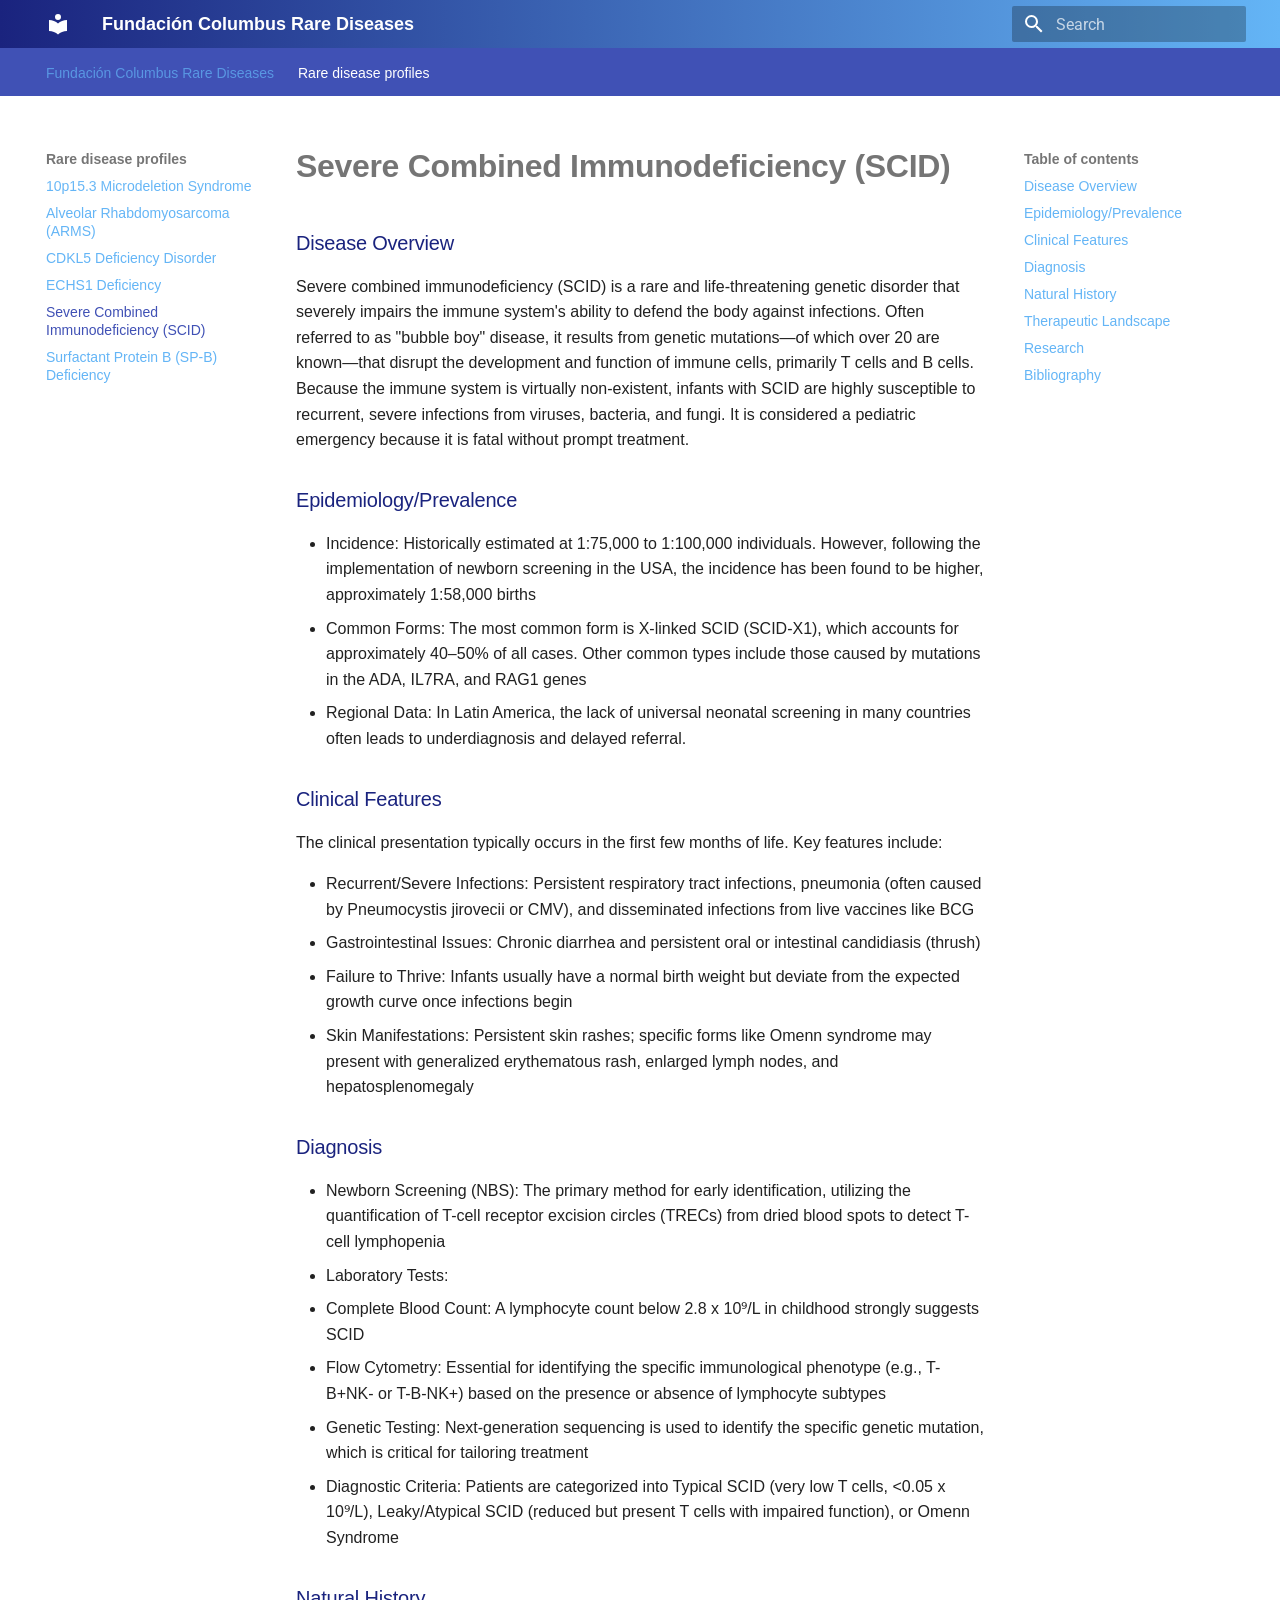
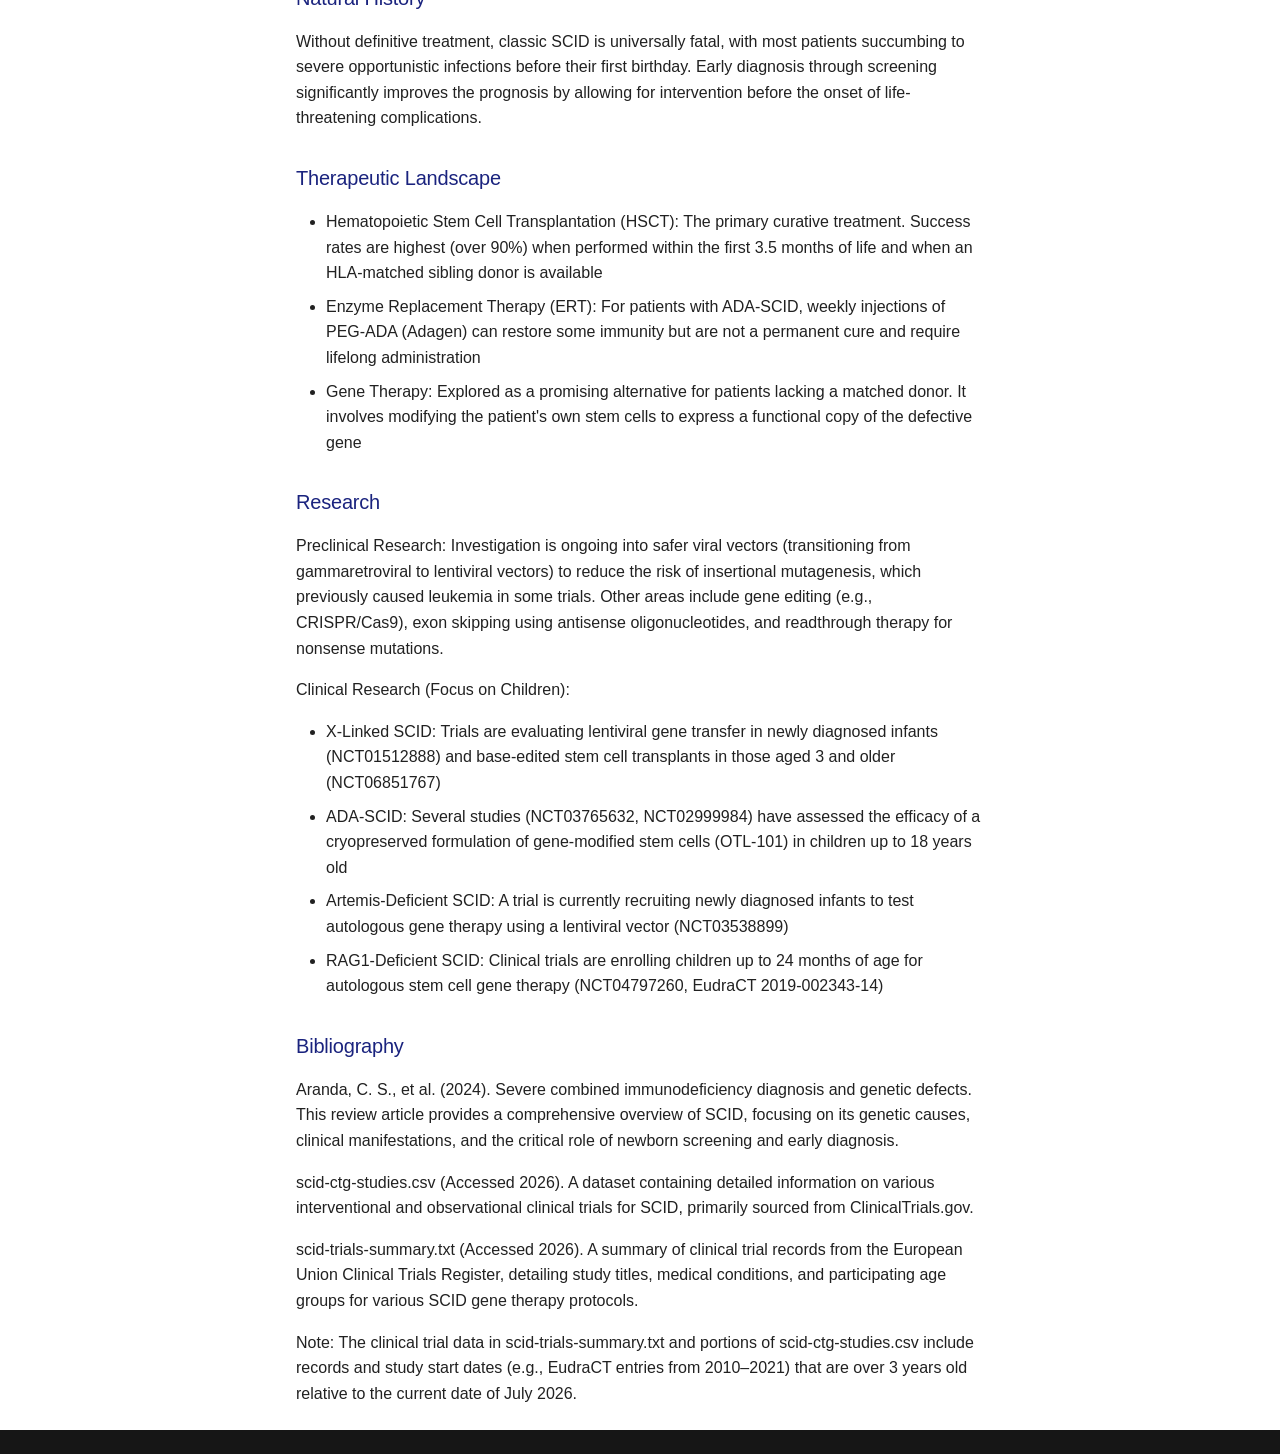
<file: rare-disease-profiles/SCID/index.html>
<!doctype html>
<html lang="en" class="no-js">
  <head>
    
      <meta charset="utf-8">
      <meta name="viewport" content="width=device-width,initial-scale=1">
      
        <meta name="description" content="Consolidated disease sources and research notes">
      
      
      
      
        <link rel="prev" href="../ECHS1/">
      
      
        <link rel="next" href="../SP-B-deficiency/">
      
      
        
      
      
      <link rel="icon" href="../../assets/images/favicon.png">
      <meta name="generator" content="mkdocs-1.6.1, mkdocs-material-9.7.6">
    
    
      
        <title>Severe Combined Immunodeficiency (SCID) - Fundación Columbus Rare Diseases</title>
      
    
    
      <link rel="stylesheet" href="../../assets/stylesheets/main.484c7ddc.min.css">
      
        
        <link rel="stylesheet" href="../../assets/stylesheets/palette.ab4e12ef.min.css">
      
      


    
    
      
    
    
      
        
        
        <link rel="preconnect" href="https://fonts.gstatic.com" crossorigin>
        <link rel="stylesheet" href="https://fonts.googleapis.com/css?family=Roboto:300,300i,400,400i,700,700i%7CRoboto+Mono:400,400i,700,700i&display=fallback">
        <style>:root{--md-text-font:"Roboto";--md-code-font:"Roboto Mono"}</style>
      
    
    
      <link rel="stylesheet" href="../../stylesheets/extra.css">
    
    <script>__md_scope=new URL("../..",location),__md_hash=e=>[...e].reduce(((e,_)=>(e<<5)-e+_.charCodeAt(0)),0),__md_get=(e,_=localStorage,t=__md_scope)=>JSON.parse(_.getItem(t.pathname+"."+e)),__md_set=(e,_,t=localStorage,a=__md_scope)=>{try{t.setItem(a.pathname+"."+e,JSON.stringify(_))}catch(e){}}</script>
    
      

    
    
  </head>
  
  
    
    
    
    
    
    <body dir="ltr" data-md-color-scheme="default" data-md-color-primary="indigo" data-md-color-accent="indigo">
  
    
    <input class="md-toggle" data-md-toggle="drawer" type="checkbox" id="__drawer" autocomplete="off">
    <input class="md-toggle" data-md-toggle="search" type="checkbox" id="__search" autocomplete="off">
    <label class="md-overlay" for="__drawer"></label>
    <div data-md-component="skip">
      
        
        <a href="#severe-combined-immunodeficiency-scid" class="md-skip">
          Skip to content
        </a>
      
    </div>
    <div data-md-component="announce">
      
    </div>
    
    
      

<header class="md-header" data-md-component="header">
  <nav class="md-header__inner md-grid" aria-label="Header">
    <a href="../.." title="Fundación Columbus Rare Diseases" class="md-header__button md-logo" aria-label="Fundación Columbus Rare Diseases" data-md-component="logo">
      
  
  <svg xmlns="http://www.w3.org/2000/svg" viewBox="0 0 24 24"><path d="M12 8a3 3 0 0 0 3-3 3 3 0 0 0-3-3 3 3 0 0 0-3 3 3 3 0 0 0 3 3m0 3.54C9.64 9.35 6.5 8 3 8v11c3.5 0 6.64 1.35 9 3.54 2.36-2.19 5.5-3.54 9-3.54V8c-3.5 0-6.64 1.35-9 3.54"/></svg>

    </a>
    <label class="md-header__button md-icon" for="__drawer">
      
      <svg xmlns="http://www.w3.org/2000/svg" viewBox="0 0 24 24"><path d="M3 6h18v2H3zm0 5h18v2H3zm0 5h18v2H3z"/></svg>
    </label>
    <div class="md-header__title" data-md-component="header-title">
      <div class="md-header__ellipsis">
        <div class="md-header__topic">
          <span class="md-ellipsis">
            Fundación Columbus Rare Diseases
          </span>
        </div>
        <div class="md-header__topic" data-md-component="header-topic">
          <span class="md-ellipsis">
            
              Severe Combined Immunodeficiency (SCID)
            
          </span>
        </div>
      </div>
    </div>
    
      
    
    
    
    
      
      
        <label class="md-header__button md-icon" for="__search">
          
          <svg xmlns="http://www.w3.org/2000/svg" viewBox="0 0 24 24"><path d="M9.5 3A6.5 6.5 0 0 1 16 9.5c0 1.61-.59 3.09-1.56 4.23l.27.27h.79l5 5-1.5 1.5-5-5v-.79l-.27-.27A6.52 6.52 0 0 1 9.5 16 6.5 6.5 0 0 1 3 9.5 6.5 6.5 0 0 1 9.5 3m0 2C7 5 5 7 5 9.5S7 14 9.5 14 14 12 14 9.5 12 5 9.5 5"/></svg>
        </label>
        <div class="md-search" data-md-component="search" role="dialog">
  <label class="md-search__overlay" for="__search"></label>
  <div class="md-search__inner" role="search">
    <form class="md-search__form" name="search">
      <input type="text" class="md-search__input" name="query" aria-label="Search" placeholder="Search" autocapitalize="off" autocorrect="off" autocomplete="off" spellcheck="false" data-md-component="search-query" required>
      <label class="md-search__icon md-icon" for="__search">
        
        <svg xmlns="http://www.w3.org/2000/svg" viewBox="0 0 24 24"><path d="M9.5 3A6.5 6.5 0 0 1 16 9.5c0 1.61-.59 3.09-1.56 4.23l.27.27h.79l5 5-1.5 1.5-5-5v-.79l-.27-.27A6.52 6.52 0 0 1 9.5 16 6.5 6.5 0 0 1 3 9.5 6.5 6.5 0 0 1 9.5 3m0 2C7 5 5 7 5 9.5S7 14 9.5 14 14 12 14 9.5 12 5 9.5 5"/></svg>
        
        <svg xmlns="http://www.w3.org/2000/svg" viewBox="0 0 24 24"><path d="M20 11v2H8l5.5 5.5-1.42 1.42L4.16 12l7.92-7.92L13.5 5.5 8 11z"/></svg>
      </label>
      <nav class="md-search__options" aria-label="Search">
        
        <button type="reset" class="md-search__icon md-icon" title="Clear" aria-label="Clear" tabindex="-1">
          
          <svg xmlns="http://www.w3.org/2000/svg" viewBox="0 0 24 24"><path d="M19 6.41 17.59 5 12 10.59 6.41 5 5 6.41 10.59 12 5 17.59 6.41 19 12 13.41 17.59 19 19 17.59 13.41 12z"/></svg>
        </button>
      </nav>
      
        <div class="md-search__suggest" data-md-component="search-suggest"></div>
      
    </form>
    <div class="md-search__output">
      <div class="md-search__scrollwrap" tabindex="0" data-md-scrollfix>
        <div class="md-search-result" data-md-component="search-result">
          <div class="md-search-result__meta">
            Initializing search
          </div>
          <ol class="md-search-result__list" role="presentation"></ol>
        </div>
      </div>
    </div>
  </div>
</div>
      
    
    
  </nav>
  
</header>
    
    <div class="md-container" data-md-component="container">
      
      
        
          
            
<nav class="md-tabs" aria-label="Tabs" data-md-component="tabs">
  <div class="md-grid">
    <ul class="md-tabs__list">
      
        
  
  
  
  
    <li class="md-tabs__item">
      <a href="../.." class="md-tabs__link">
        
  
  
    
  
  Fundación Columbus Rare Diseases

      </a>
    </li>
  

      
        
  
  
  
    
  
  
    
    
      <li class="md-tabs__item md-tabs__item--active">
        <a href="../10p15.3%20Microdeletion%20Syndrome/" class="md-tabs__link">
          
  
  
  Rare disease profiles

        </a>
      </li>
    
  

      
    </ul>
  </div>
</nav>
          
        
      
      <main class="md-main" data-md-component="main">
        <div class="md-main__inner md-grid">
          
            
              
              <div class="md-sidebar md-sidebar--primary" data-md-component="sidebar" data-md-type="navigation" >
                <div class="md-sidebar__scrollwrap">
                  <div class="md-sidebar__inner">
                    


  


<nav class="md-nav md-nav--primary md-nav--lifted" aria-label="Navigation" data-md-level="0">
  <label class="md-nav__title" for="__drawer">
    <a href="../.." title="Fundación Columbus Rare Diseases" class="md-nav__button md-logo" aria-label="Fundación Columbus Rare Diseases" data-md-component="logo">
      
  
  <svg xmlns="http://www.w3.org/2000/svg" viewBox="0 0 24 24"><path d="M12 8a3 3 0 0 0 3-3 3 3 0 0 0-3-3 3 3 0 0 0-3 3 3 3 0 0 0 3 3m0 3.54C9.64 9.35 6.5 8 3 8v11c3.5 0 6.64 1.35 9 3.54 2.36-2.19 5.5-3.54 9-3.54V8c-3.5 0-6.64 1.35-9 3.54"/></svg>

    </a>
    Fundación Columbus Rare Diseases
  </label>
  
  <ul class="md-nav__list" data-md-scrollfix>
    
      
      
  
  
  
  
    <li class="md-nav__item">
      <a href="../.." class="md-nav__link">
        
  
  
  <span class="md-ellipsis">
    
  
    Fundación Columbus Rare Diseases
  

    
  </span>
  
  

      </a>
    </li>
  

    
      
      
  
  
    
  
  
  
    
    
    
    
      
        
        
      
      
    
    
    <li class="md-nav__item md-nav__item--active md-nav__item--section md-nav__item--nested">
      
        
        
        <input class="md-nav__toggle md-toggle " type="checkbox" id="__nav_2" checked>
        
          
          <label class="md-nav__link" for="__nav_2" id="__nav_2_label" tabindex="">
            
  
  
  <span class="md-ellipsis">
    
  
    Rare disease profiles
  

    
  </span>
  
  

            <span class="md-nav__icon md-icon"></span>
          </label>
        
        <nav class="md-nav" data-md-level="1" aria-labelledby="__nav_2_label" aria-expanded="true">
          <label class="md-nav__title" for="__nav_2">
            <span class="md-nav__icon md-icon"></span>
            
  
    Rare disease profiles
  

          </label>
          <ul class="md-nav__list" data-md-scrollfix>
            
              
                
  
  
  
  
    <li class="md-nav__item">
      <a href="../10p15.3%20Microdeletion%20Syndrome/" class="md-nav__link">
        
  
  
  <span class="md-ellipsis">
    
  
    10p15.3 Microdeletion Syndrome
  

    
  </span>
  
  

      </a>
    </li>
  

              
            
              
                
  
  
  
  
    <li class="md-nav__item">
      <a href="../ARMS/" class="md-nav__link">
        
  
  
  <span class="md-ellipsis">
    
  
    Alveolar Rhabdomyosarcoma (ARMS)
  

    
  </span>
  
  

      </a>
    </li>
  

              
            
              
                
  
  
  
  
    <li class="md-nav__item">
      <a href="../CDKL5/" class="md-nav__link">
        
  
  
  <span class="md-ellipsis">
    
  
    CDKL5 Deficiency Disorder
  

    
  </span>
  
  

      </a>
    </li>
  

              
            
              
                
  
  
  
  
    <li class="md-nav__item">
      <a href="../ECHS1/" class="md-nav__link">
        
  
  
  <span class="md-ellipsis">
    
  
    ECHS1 Deficiency
  

    
  </span>
  
  

      </a>
    </li>
  

              
            
              
                
  
  
    
  
  
  
    <li class="md-nav__item md-nav__item--active">
      
      <input class="md-nav__toggle md-toggle" type="checkbox" id="__toc">
      
      
        
      
      
        <label class="md-nav__link md-nav__link--active" for="__toc">
          
  
  
  <span class="md-ellipsis">
    
  
    Severe Combined Immunodeficiency (SCID)
  

    
  </span>
  
  

          <span class="md-nav__icon md-icon"></span>
        </label>
      
      <a href="./" class="md-nav__link md-nav__link--active">
        
  
  
  <span class="md-ellipsis">
    
  
    Severe Combined Immunodeficiency (SCID)
  

    
  </span>
  
  

      </a>
      
        

<nav class="md-nav md-nav--secondary" aria-label="Table of contents">
  
  
  
    
  
  
    <label class="md-nav__title" for="__toc">
      <span class="md-nav__icon md-icon"></span>
      Table of contents
    </label>
    <ul class="md-nav__list" data-md-component="toc" data-md-scrollfix>
      
        <li class="md-nav__item">
  <a href="#disease-overview" class="md-nav__link">
    <span class="md-ellipsis">
      
        Disease Overview
      
    </span>
  </a>
  
</li>
      
        <li class="md-nav__item">
  <a href="#epidemiologyprevalence" class="md-nav__link">
    <span class="md-ellipsis">
      
        Epidemiology/Prevalence
      
    </span>
  </a>
  
</li>
      
        <li class="md-nav__item">
  <a href="#clinical-features" class="md-nav__link">
    <span class="md-ellipsis">
      
        Clinical Features
      
    </span>
  </a>
  
</li>
      
        <li class="md-nav__item">
  <a href="#diagnosis" class="md-nav__link">
    <span class="md-ellipsis">
      
        Diagnosis
      
    </span>
  </a>
  
</li>
      
        <li class="md-nav__item">
  <a href="#natural-history" class="md-nav__link">
    <span class="md-ellipsis">
      
        Natural History
      
    </span>
  </a>
  
</li>
      
        <li class="md-nav__item">
  <a href="#therapeutic-landscape" class="md-nav__link">
    <span class="md-ellipsis">
      
        Therapeutic Landscape
      
    </span>
  </a>
  
</li>
      
        <li class="md-nav__item">
  <a href="#research" class="md-nav__link">
    <span class="md-ellipsis">
      
        Research
      
    </span>
  </a>
  
</li>
      
        <li class="md-nav__item">
  <a href="#bibliography" class="md-nav__link">
    <span class="md-ellipsis">
      
        Bibliography
      
    </span>
  </a>
  
</li>
      
    </ul>
  
</nav>
      
    </li>
  

              
            
              
                
  
  
  
  
    <li class="md-nav__item">
      <a href="../SP-B-deficiency/" class="md-nav__link">
        
  
  
  <span class="md-ellipsis">
    
  
    Surfactant Protein B (SP-B) Deficiency
  

    
  </span>
  
  

      </a>
    </li>
  

              
            
          </ul>
        </nav>
      
    </li>
  

    
  </ul>
</nav>
                  </div>
                </div>
              </div>
            
            
              
              <div class="md-sidebar md-sidebar--secondary" data-md-component="sidebar" data-md-type="toc" >
                <div class="md-sidebar__scrollwrap">
                  <div class="md-sidebar__inner">
                    

<nav class="md-nav md-nav--secondary" aria-label="Table of contents">
  
  
  
    
  
  
    <label class="md-nav__title" for="__toc">
      <span class="md-nav__icon md-icon"></span>
      Table of contents
    </label>
    <ul class="md-nav__list" data-md-component="toc" data-md-scrollfix>
      
        <li class="md-nav__item">
  <a href="#disease-overview" class="md-nav__link">
    <span class="md-ellipsis">
      
        Disease Overview
      
    </span>
  </a>
  
</li>
      
        <li class="md-nav__item">
  <a href="#epidemiologyprevalence" class="md-nav__link">
    <span class="md-ellipsis">
      
        Epidemiology/Prevalence
      
    </span>
  </a>
  
</li>
      
        <li class="md-nav__item">
  <a href="#clinical-features" class="md-nav__link">
    <span class="md-ellipsis">
      
        Clinical Features
      
    </span>
  </a>
  
</li>
      
        <li class="md-nav__item">
  <a href="#diagnosis" class="md-nav__link">
    <span class="md-ellipsis">
      
        Diagnosis
      
    </span>
  </a>
  
</li>
      
        <li class="md-nav__item">
  <a href="#natural-history" class="md-nav__link">
    <span class="md-ellipsis">
      
        Natural History
      
    </span>
  </a>
  
</li>
      
        <li class="md-nav__item">
  <a href="#therapeutic-landscape" class="md-nav__link">
    <span class="md-ellipsis">
      
        Therapeutic Landscape
      
    </span>
  </a>
  
</li>
      
        <li class="md-nav__item">
  <a href="#research" class="md-nav__link">
    <span class="md-ellipsis">
      
        Research
      
    </span>
  </a>
  
</li>
      
        <li class="md-nav__item">
  <a href="#bibliography" class="md-nav__link">
    <span class="md-ellipsis">
      
        Bibliography
      
    </span>
  </a>
  
</li>
      
    </ul>
  
</nav>
                  </div>
                </div>
              </div>
            
          
          
            <div class="md-content" data-md-component="content">
              
              <article class="md-content__inner md-typeset">
                
                  



<h1 id="severe-combined-immunodeficiency-scid"><strong>Severe Combined Immunodeficiency (SCID)</strong></h1>
<h3 id="disease-overview">Disease Overview</h3>
<p>Severe combined immunodeficiency (SCID) is a rare and life-threatening genetic disorder that severely impairs the immune system's ability to defend the body against infections. Often referred to as "bubble boy" disease, it results from genetic mutations—of which over 20 are known—that disrupt the development and function of immune cells, primarily T cells and B cells. Because the immune system is virtually non-existent, infants with SCID are highly susceptible to recurrent, severe infections from viruses, bacteria, and fungi. It is considered a pediatric emergency because it is fatal without prompt treatment.</p>
<h3 id="epidemiologyprevalence">Epidemiology/Prevalence</h3>
<ul>
<li>Incidence: Historically estimated at 1:75,000 to 1:100,000 individuals. However, following the implementation of newborn screening in the USA, the incidence has been found to be higher, approximately 1:58,000 births</li>
<li>Common Forms: The most common form is X-linked SCID (SCID-X1), which accounts for approximately 40–50% of all cases. Other common types include those caused by mutations in the ADA, IL7RA, and RAG1 genes</li>
<li>Regional Data: In Latin America, the lack of universal neonatal screening in many countries often leads to underdiagnosis and delayed referral.</li>
</ul>
<h3 id="clinical-features">Clinical Features</h3>
<p>The clinical presentation typically occurs in the first few months of life. Key features include:</p>
<ul>
<li>Recurrent/Severe Infections: Persistent respiratory tract infections, pneumonia (often caused by Pneumocystis jirovecii or CMV), and disseminated infections from live vaccines like BCG</li>
<li>Gastrointestinal Issues: Chronic diarrhea and persistent oral or intestinal candidiasis (thrush)</li>
<li>Failure to Thrive: Infants usually have a normal birth weight but deviate from the expected growth curve once infections begin</li>
<li>Skin Manifestations: Persistent skin rashes; specific forms like Omenn syndrome may present with generalized erythematous rash, enlarged lymph nodes, and hepatosplenomegaly</li>
</ul>
<h3 id="diagnosis">Diagnosis</h3>
<ul>
<li>Newborn Screening (NBS): The primary method for early identification, utilizing the quantification of T-cell receptor excision circles (TRECs) from dried blood spots to detect T-cell lymphopenia</li>
<li>Laboratory Tests:</li>
<li>Complete Blood Count: A lymphocyte count below 2.8 x 10⁹/L in childhood strongly suggests SCID</li>
<li>Flow Cytometry: Essential for identifying the specific immunological phenotype (e.g., T-B+NK- or T-B-NK+) based on the presence or absence of lymphocyte subtypes</li>
<li>Genetic Testing: Next-generation sequencing is used to identify the specific genetic mutation, which is critical for tailoring treatment</li>
<li>Diagnostic Criteria: Patients are categorized into Typical SCID (very low T cells, &lt;0.05 x 10⁹/L), Leaky/Atypical SCID (reduced but present T cells with impaired function), or Omenn Syndrome</li>
</ul>
<h3 id="natural-history">Natural History</h3>
<p>Without definitive treatment, classic SCID is universally fatal, with most patients succumbing to severe opportunistic infections before their first birthday. Early diagnosis through screening significantly improves the prognosis by allowing for intervention before the onset of life-threatening complications.</p>
<h3 id="therapeutic-landscape">Therapeutic Landscape</h3>
<ul>
<li>Hematopoietic Stem Cell Transplantation (HSCT): The primary curative treatment. Success rates are highest (over 90%) when performed within the first 3.5 months of life and when an HLA-matched sibling donor is available</li>
<li>Enzyme Replacement Therapy (ERT): For patients with ADA-SCID, weekly injections of PEG-ADA (Adagen) can restore some immunity but are not a permanent cure and require lifelong administration</li>
<li>Gene Therapy: Explored as a promising alternative for patients lacking a matched donor. It involves modifying the patient's own stem cells to express a functional copy of the defective gene</li>
</ul>
<h3 id="research">Research</h3>
<p>Preclinical Research: Investigation is ongoing into safer viral vectors (transitioning from gammaretroviral to lentiviral vectors) to reduce the risk of insertional mutagenesis, which previously caused leukemia in some trials. Other areas include gene editing (e.g., CRISPR/Cas9), exon skipping using antisense oligonucleotides, and readthrough therapy for nonsense mutations.</p>
<p>Clinical Research (Focus on Children):</p>
<ul>
<li>X-Linked SCID: Trials are evaluating lentiviral gene transfer in newly diagnosed infants (NCT01512888) and base-edited stem cell transplants in those aged 3 and older (NCT06851767)</li>
<li>ADA-SCID: Several studies (NCT03765632, NCT02999984) have assessed the efficacy of a cryopreserved formulation of gene-modified stem cells (OTL-101) in children up to 18 years old</li>
<li>Artemis-Deficient SCID: A trial is currently recruiting newly diagnosed infants to test autologous gene therapy using a lentiviral vector (NCT03538899)</li>
<li>RAG1-Deficient SCID: Clinical trials are enrolling children up to 24 months of age for autologous stem cell gene therapy (NCT04797260, EudraCT 2019-002343-14)</li>
</ul>
<h3 id="bibliography">Bibliography</h3>
<p>Aranda, C. S., et al. (2024). Severe combined immunodeficiency diagnosis and genetic defects. This review article provides a comprehensive overview of SCID, focusing on its genetic causes, clinical manifestations, and the critical role of newborn screening and early diagnosis.</p>
<p>scid-ctg-studies.csv (Accessed 2026). A dataset containing detailed information on various interventional and observational clinical trials for SCID, primarily sourced from ClinicalTrials.gov.</p>
<p>scid-trials-summary.txt (Accessed 2026). A summary of clinical trial records from the European Union Clinical Trials Register, detailing study titles, medical conditions, and participating age groups for various SCID gene therapy protocols.</p>
<p>Note: The clinical trial data in scid-trials-summary.txt and portions of scid-ctg-studies.csv include records and study start dates (e.g., EudraCT entries from 2010–2021) that are over 3 years old relative to the current date of July 2026.</p>












                
              </article>
            </div>
          
          
<script>var target=document.getElementById(location.hash.slice(1));target&&target.name&&(target.checked=target.name.startsWith("__tabbed_"))</script>
        </div>
        
      </main>
      
        <footer class="md-footer">
  
  <div class="md-footer-meta md-typeset">
    <div class="md-footer-meta__inner md-grid">
      <div class="md-copyright">
  
  
</div>
      
    </div>
  </div>
</footer>
      
    </div>
    <div class="md-dialog" data-md-component="dialog">
      <div class="md-dialog__inner md-typeset"></div>
    </div>
    
    
    
      
      
      <script id="__config" type="application/json">{"annotate": null, "base": "../..", "features": ["navigation.instant", "navigation.tabs", "search.suggest", "content.code.copy"], "search": "../../assets/javascripts/workers/search.2c215733.min.js", "tags": null, "translations": {"clipboard.copied": "Copied to clipboard", "clipboard.copy": "Copy to clipboard", "search.result.more.one": "1 more on this page", "search.result.more.other": "# more on this page", "search.result.none": "No matching documents", "search.result.one": "1 matching document", "search.result.other": "# matching documents", "search.result.placeholder": "Type to start searching", "search.result.term.missing": "Missing", "select.version": "Select version"}, "version": null}</script>
    
    
      <script src="../../assets/javascripts/bundle.79ae519e.min.js"></script>
      
    
  </body>
</html>
</file>
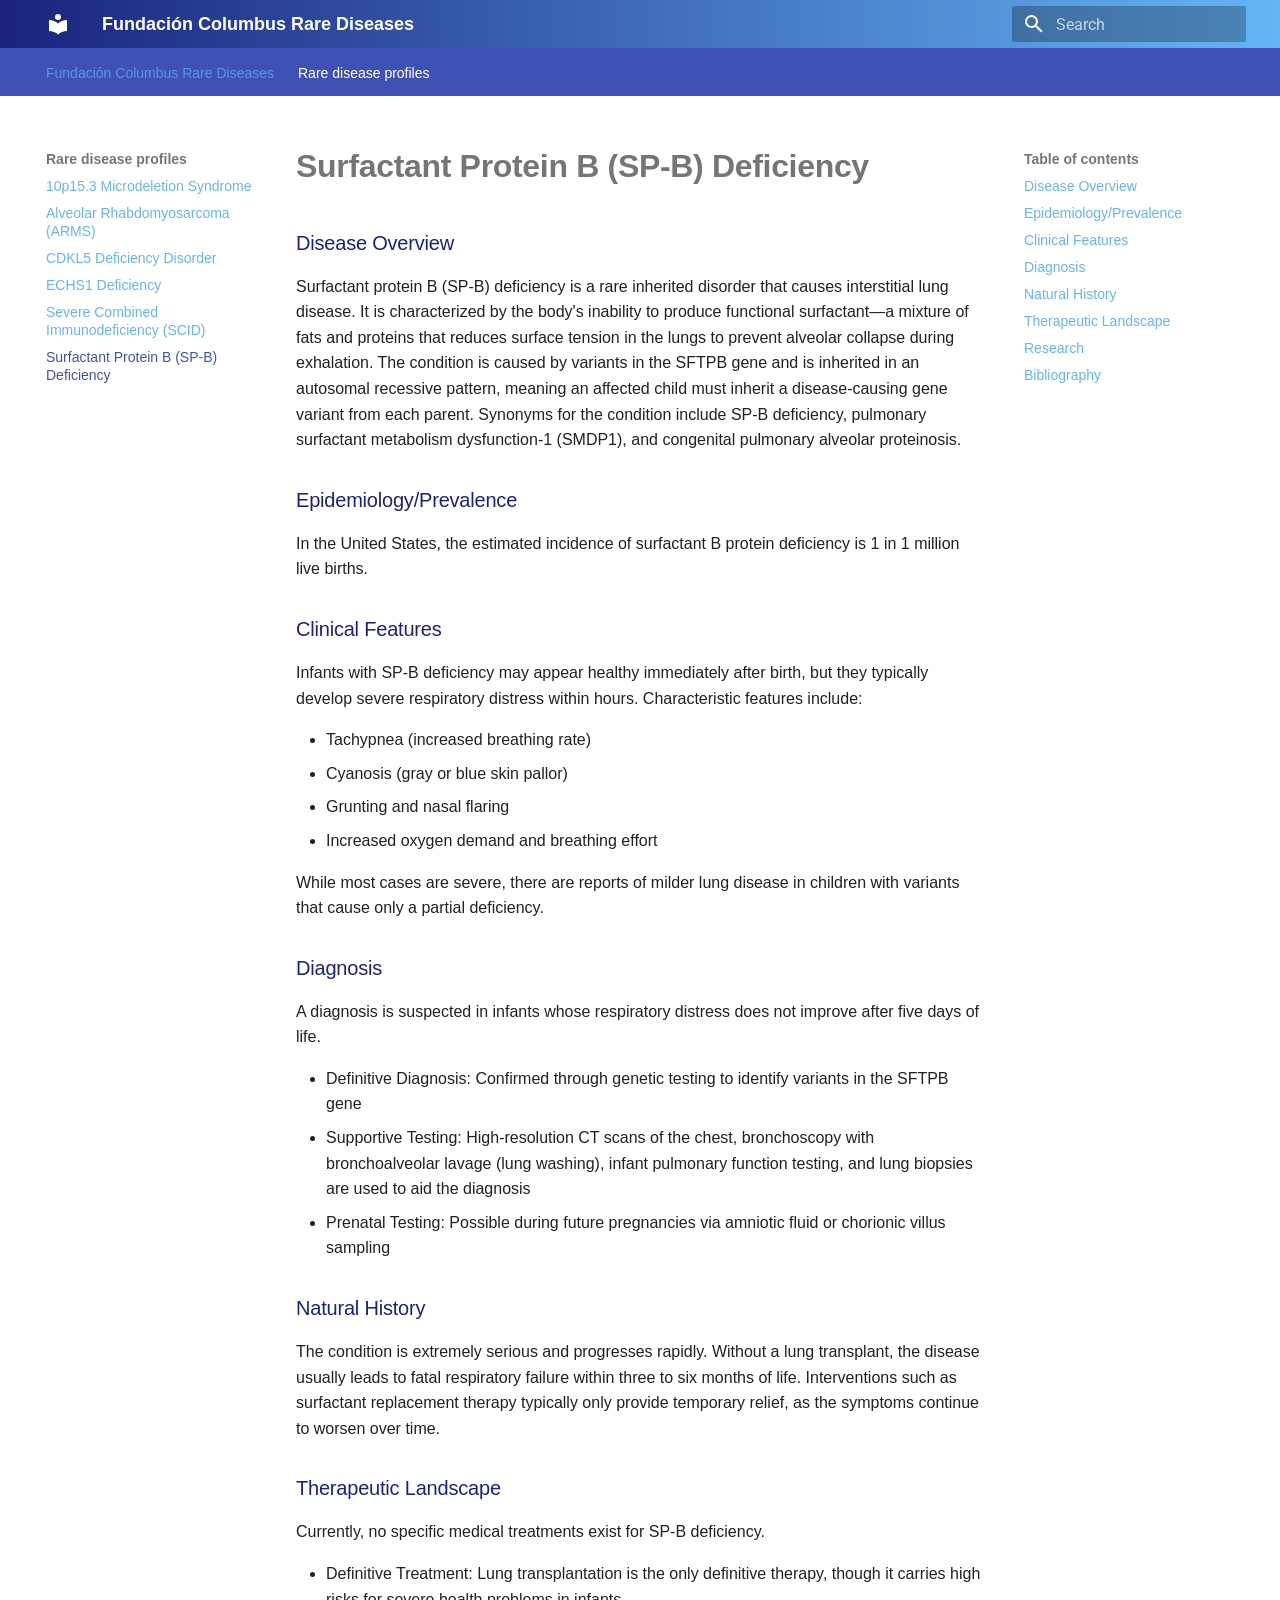
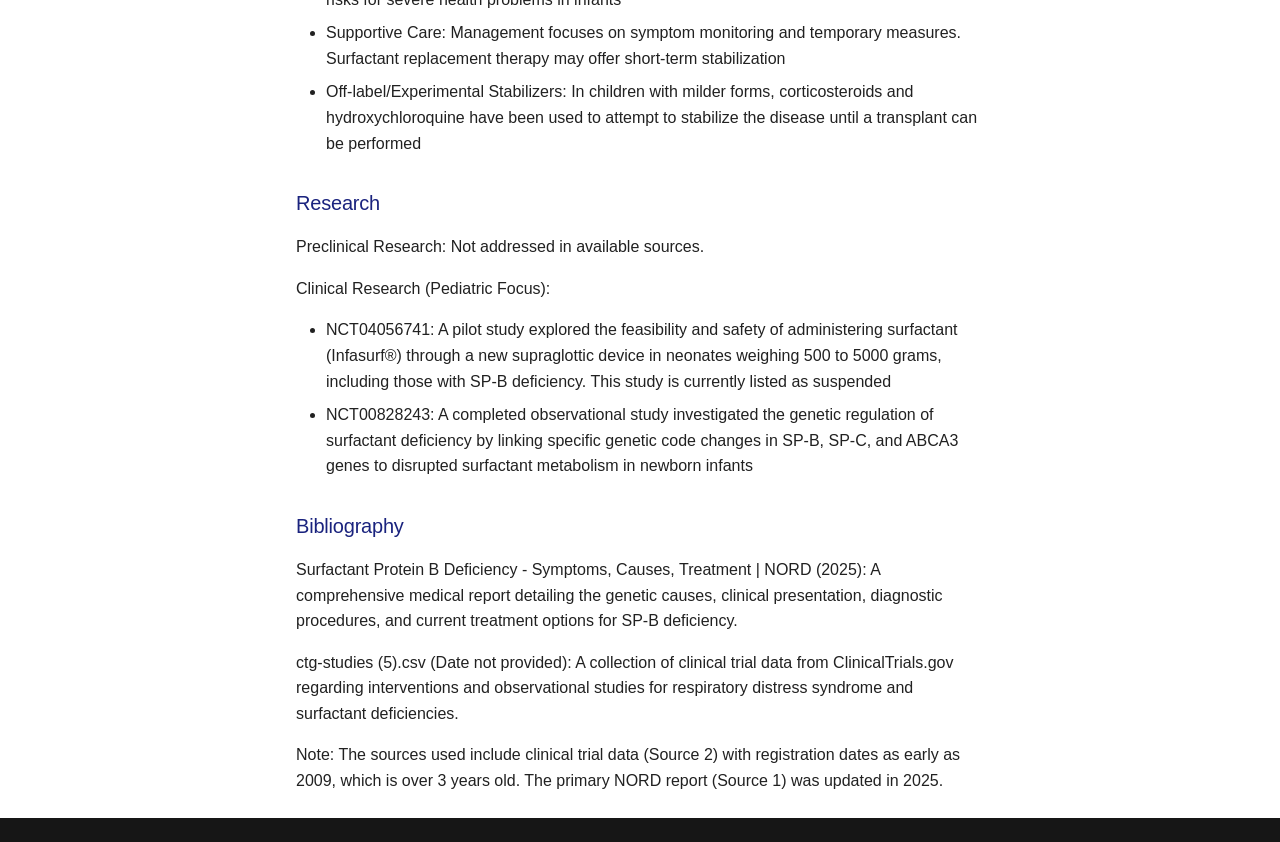
<file: rare-disease-profiles/SP-B-deficiency/index.html>
<!doctype html>
<html lang="en" class="no-js">
  <head>
    
      <meta charset="utf-8">
      <meta name="viewport" content="width=device-width,initial-scale=1">
      
        <meta name="description" content="Consolidated disease sources and research notes">
      
      
      
      
        <link rel="prev" href="../SCID/">
      
      
      
        
      
      
      <link rel="icon" href="../../assets/images/favicon.png">
      <meta name="generator" content="mkdocs-1.6.1, mkdocs-material-9.7.6">
    
    
      
        <title>Surfactant Protein B (SP-B) Deficiency - Fundación Columbus Rare Diseases</title>
      
    
    
      <link rel="stylesheet" href="../../assets/stylesheets/main.484c7ddc.min.css">
      
        
        <link rel="stylesheet" href="../../assets/stylesheets/palette.ab4e12ef.min.css">
      
      


    
    
      
    
    
      
        
        
        <link rel="preconnect" href="https://fonts.gstatic.com" crossorigin>
        <link rel="stylesheet" href="https://fonts.googleapis.com/css?family=Roboto:300,300i,400,400i,700,700i%7CRoboto+Mono:400,400i,700,700i&display=fallback">
        <style>:root{--md-text-font:"Roboto";--md-code-font:"Roboto Mono"}</style>
      
    
    
      <link rel="stylesheet" href="../../stylesheets/extra.css">
    
    <script>__md_scope=new URL("../..",location),__md_hash=e=>[...e].reduce(((e,_)=>(e<<5)-e+_.charCodeAt(0)),0),__md_get=(e,_=localStorage,t=__md_scope)=>JSON.parse(_.getItem(t.pathname+"."+e)),__md_set=(e,_,t=localStorage,a=__md_scope)=>{try{t.setItem(a.pathname+"."+e,JSON.stringify(_))}catch(e){}}</script>
    
      

    
    
  </head>
  
  
    
    
    
    
    
    <body dir="ltr" data-md-color-scheme="default" data-md-color-primary="indigo" data-md-color-accent="indigo">
  
    
    <input class="md-toggle" data-md-toggle="drawer" type="checkbox" id="__drawer" autocomplete="off">
    <input class="md-toggle" data-md-toggle="search" type="checkbox" id="__search" autocomplete="off">
    <label class="md-overlay" for="__drawer"></label>
    <div data-md-component="skip">
      
        
        <a href="#surfactant-protein-b-sp-b-deficiency" class="md-skip">
          Skip to content
        </a>
      
    </div>
    <div data-md-component="announce">
      
    </div>
    
    
      

<header class="md-header" data-md-component="header">
  <nav class="md-header__inner md-grid" aria-label="Header">
    <a href="../.." title="Fundación Columbus Rare Diseases" class="md-header__button md-logo" aria-label="Fundación Columbus Rare Diseases" data-md-component="logo">
      
  
  <svg xmlns="http://www.w3.org/2000/svg" viewBox="0 0 24 24"><path d="M12 8a3 3 0 0 0 3-3 3 3 0 0 0-3-3 3 3 0 0 0-3 3 3 3 0 0 0 3 3m0 3.54C9.64 9.35 6.5 8 3 8v11c3.5 0 6.64 1.35 9 3.54 2.36-2.19 5.5-3.54 9-3.54V8c-3.5 0-6.64 1.35-9 3.54"/></svg>

    </a>
    <label class="md-header__button md-icon" for="__drawer">
      
      <svg xmlns="http://www.w3.org/2000/svg" viewBox="0 0 24 24"><path d="M3 6h18v2H3zm0 5h18v2H3zm0 5h18v2H3z"/></svg>
    </label>
    <div class="md-header__title" data-md-component="header-title">
      <div class="md-header__ellipsis">
        <div class="md-header__topic">
          <span class="md-ellipsis">
            Fundación Columbus Rare Diseases
          </span>
        </div>
        <div class="md-header__topic" data-md-component="header-topic">
          <span class="md-ellipsis">
            
              Surfactant Protein B (SP-B) Deficiency
            
          </span>
        </div>
      </div>
    </div>
    
      
    
    
    
    
      
      
        <label class="md-header__button md-icon" for="__search">
          
          <svg xmlns="http://www.w3.org/2000/svg" viewBox="0 0 24 24"><path d="M9.5 3A6.5 6.5 0 0 1 16 9.5c0 1.61-.59 3.09-1.56 4.23l.27.27h.79l5 5-1.5 1.5-5-5v-.79l-.27-.27A6.52 6.52 0 0 1 9.5 16 6.5 6.5 0 0 1 3 9.5 6.5 6.5 0 0 1 9.5 3m0 2C7 5 5 7 5 9.5S7 14 9.5 14 14 12 14 9.5 12 5 9.5 5"/></svg>
        </label>
        <div class="md-search" data-md-component="search" role="dialog">
  <label class="md-search__overlay" for="__search"></label>
  <div class="md-search__inner" role="search">
    <form class="md-search__form" name="search">
      <input type="text" class="md-search__input" name="query" aria-label="Search" placeholder="Search" autocapitalize="off" autocorrect="off" autocomplete="off" spellcheck="false" data-md-component="search-query" required>
      <label class="md-search__icon md-icon" for="__search">
        
        <svg xmlns="http://www.w3.org/2000/svg" viewBox="0 0 24 24"><path d="M9.5 3A6.5 6.5 0 0 1 16 9.5c0 1.61-.59 3.09-1.56 4.23l.27.27h.79l5 5-1.5 1.5-5-5v-.79l-.27-.27A6.52 6.52 0 0 1 9.5 16 6.5 6.5 0 0 1 3 9.5 6.5 6.5 0 0 1 9.5 3m0 2C7 5 5 7 5 9.5S7 14 9.5 14 14 12 14 9.5 12 5 9.5 5"/></svg>
        
        <svg xmlns="http://www.w3.org/2000/svg" viewBox="0 0 24 24"><path d="M20 11v2H8l5.5 5.5-1.42 1.42L4.16 12l7.92-7.92L13.5 5.5 8 11z"/></svg>
      </label>
      <nav class="md-search__options" aria-label="Search">
        
        <button type="reset" class="md-search__icon md-icon" title="Clear" aria-label="Clear" tabindex="-1">
          
          <svg xmlns="http://www.w3.org/2000/svg" viewBox="0 0 24 24"><path d="M19 6.41 17.59 5 12 10.59 6.41 5 5 6.41 10.59 12 5 17.59 6.41 19 12 13.41 17.59 19 19 17.59 13.41 12z"/></svg>
        </button>
      </nav>
      
        <div class="md-search__suggest" data-md-component="search-suggest"></div>
      
    </form>
    <div class="md-search__output">
      <div class="md-search__scrollwrap" tabindex="0" data-md-scrollfix>
        <div class="md-search-result" data-md-component="search-result">
          <div class="md-search-result__meta">
            Initializing search
          </div>
          <ol class="md-search-result__list" role="presentation"></ol>
        </div>
      </div>
    </div>
  </div>
</div>
      
    
    
  </nav>
  
</header>
    
    <div class="md-container" data-md-component="container">
      
      
        
          
            
<nav class="md-tabs" aria-label="Tabs" data-md-component="tabs">
  <div class="md-grid">
    <ul class="md-tabs__list">
      
        
  
  
  
  
    <li class="md-tabs__item">
      <a href="../.." class="md-tabs__link">
        
  
  
    
  
  Fundación Columbus Rare Diseases

      </a>
    </li>
  

      
        
  
  
  
    
  
  
    
    
      <li class="md-tabs__item md-tabs__item--active">
        <a href="../10p15.3%20Microdeletion%20Syndrome/" class="md-tabs__link">
          
  
  
  Rare disease profiles

        </a>
      </li>
    
  

      
    </ul>
  </div>
</nav>
          
        
      
      <main class="md-main" data-md-component="main">
        <div class="md-main__inner md-grid">
          
            
              
              <div class="md-sidebar md-sidebar--primary" data-md-component="sidebar" data-md-type="navigation" >
                <div class="md-sidebar__scrollwrap">
                  <div class="md-sidebar__inner">
                    


  


<nav class="md-nav md-nav--primary md-nav--lifted" aria-label="Navigation" data-md-level="0">
  <label class="md-nav__title" for="__drawer">
    <a href="../.." title="Fundación Columbus Rare Diseases" class="md-nav__button md-logo" aria-label="Fundación Columbus Rare Diseases" data-md-component="logo">
      
  
  <svg xmlns="http://www.w3.org/2000/svg" viewBox="0 0 24 24"><path d="M12 8a3 3 0 0 0 3-3 3 3 0 0 0-3-3 3 3 0 0 0-3 3 3 3 0 0 0 3 3m0 3.54C9.64 9.35 6.5 8 3 8v11c3.5 0 6.64 1.35 9 3.54 2.36-2.19 5.5-3.54 9-3.54V8c-3.5 0-6.64 1.35-9 3.54"/></svg>

    </a>
    Fundación Columbus Rare Diseases
  </label>
  
  <ul class="md-nav__list" data-md-scrollfix>
    
      
      
  
  
  
  
    <li class="md-nav__item">
      <a href="../.." class="md-nav__link">
        
  
  
  <span class="md-ellipsis">
    
  
    Fundación Columbus Rare Diseases
  

    
  </span>
  
  

      </a>
    </li>
  

    
      
      
  
  
    
  
  
  
    
    
    
    
      
        
        
      
      
    
    
    <li class="md-nav__item md-nav__item--active md-nav__item--section md-nav__item--nested">
      
        
        
        <input class="md-nav__toggle md-toggle " type="checkbox" id="__nav_2" checked>
        
          
          <label class="md-nav__link" for="__nav_2" id="__nav_2_label" tabindex="">
            
  
  
  <span class="md-ellipsis">
    
  
    Rare disease profiles
  

    
  </span>
  
  

            <span class="md-nav__icon md-icon"></span>
          </label>
        
        <nav class="md-nav" data-md-level="1" aria-labelledby="__nav_2_label" aria-expanded="true">
          <label class="md-nav__title" for="__nav_2">
            <span class="md-nav__icon md-icon"></span>
            
  
    Rare disease profiles
  

          </label>
          <ul class="md-nav__list" data-md-scrollfix>
            
              
                
  
  
  
  
    <li class="md-nav__item">
      <a href="../10p15.3%20Microdeletion%20Syndrome/" class="md-nav__link">
        
  
  
  <span class="md-ellipsis">
    
  
    10p15.3 Microdeletion Syndrome
  

    
  </span>
  
  

      </a>
    </li>
  

              
            
              
                
  
  
  
  
    <li class="md-nav__item">
      <a href="../ARMS/" class="md-nav__link">
        
  
  
  <span class="md-ellipsis">
    
  
    Alveolar Rhabdomyosarcoma (ARMS)
  

    
  </span>
  
  

      </a>
    </li>
  

              
            
              
                
  
  
  
  
    <li class="md-nav__item">
      <a href="../CDKL5/" class="md-nav__link">
        
  
  
  <span class="md-ellipsis">
    
  
    CDKL5 Deficiency Disorder
  

    
  </span>
  
  

      </a>
    </li>
  

              
            
              
                
  
  
  
  
    <li class="md-nav__item">
      <a href="../ECHS1/" class="md-nav__link">
        
  
  
  <span class="md-ellipsis">
    
  
    ECHS1 Deficiency
  

    
  </span>
  
  

      </a>
    </li>
  

              
            
              
                
  
  
  
  
    <li class="md-nav__item">
      <a href="../SCID/" class="md-nav__link">
        
  
  
  <span class="md-ellipsis">
    
  
    Severe Combined Immunodeficiency (SCID)
  

    
  </span>
  
  

      </a>
    </li>
  

              
            
              
                
  
  
    
  
  
  
    <li class="md-nav__item md-nav__item--active">
      
      <input class="md-nav__toggle md-toggle" type="checkbox" id="__toc">
      
      
        
      
      
        <label class="md-nav__link md-nav__link--active" for="__toc">
          
  
  
  <span class="md-ellipsis">
    
  
    Surfactant Protein B (SP-B) Deficiency
  

    
  </span>
  
  

          <span class="md-nav__icon md-icon"></span>
        </label>
      
      <a href="./" class="md-nav__link md-nav__link--active">
        
  
  
  <span class="md-ellipsis">
    
  
    Surfactant Protein B (SP-B) Deficiency
  

    
  </span>
  
  

      </a>
      
        

<nav class="md-nav md-nav--secondary" aria-label="Table of contents">
  
  
  
    
  
  
    <label class="md-nav__title" for="__toc">
      <span class="md-nav__icon md-icon"></span>
      Table of contents
    </label>
    <ul class="md-nav__list" data-md-component="toc" data-md-scrollfix>
      
        <li class="md-nav__item">
  <a href="#disease-overview" class="md-nav__link">
    <span class="md-ellipsis">
      
        Disease Overview
      
    </span>
  </a>
  
</li>
      
        <li class="md-nav__item">
  <a href="#epidemiologyprevalence" class="md-nav__link">
    <span class="md-ellipsis">
      
        Epidemiology/Prevalence
      
    </span>
  </a>
  
</li>
      
        <li class="md-nav__item">
  <a href="#clinical-features" class="md-nav__link">
    <span class="md-ellipsis">
      
        Clinical Features
      
    </span>
  </a>
  
</li>
      
        <li class="md-nav__item">
  <a href="#diagnosis" class="md-nav__link">
    <span class="md-ellipsis">
      
        Diagnosis
      
    </span>
  </a>
  
</li>
      
        <li class="md-nav__item">
  <a href="#natural-history" class="md-nav__link">
    <span class="md-ellipsis">
      
        Natural History
      
    </span>
  </a>
  
</li>
      
        <li class="md-nav__item">
  <a href="#therapeutic-landscape" class="md-nav__link">
    <span class="md-ellipsis">
      
        Therapeutic Landscape
      
    </span>
  </a>
  
</li>
      
        <li class="md-nav__item">
  <a href="#research" class="md-nav__link">
    <span class="md-ellipsis">
      
        Research
      
    </span>
  </a>
  
</li>
      
        <li class="md-nav__item">
  <a href="#bibliography" class="md-nav__link">
    <span class="md-ellipsis">
      
        Bibliography
      
    </span>
  </a>
  
</li>
      
    </ul>
  
</nav>
      
    </li>
  

              
            
          </ul>
        </nav>
      
    </li>
  

    
  </ul>
</nav>
                  </div>
                </div>
              </div>
            
            
              
              <div class="md-sidebar md-sidebar--secondary" data-md-component="sidebar" data-md-type="toc" >
                <div class="md-sidebar__scrollwrap">
                  <div class="md-sidebar__inner">
                    

<nav class="md-nav md-nav--secondary" aria-label="Table of contents">
  
  
  
    
  
  
    <label class="md-nav__title" for="__toc">
      <span class="md-nav__icon md-icon"></span>
      Table of contents
    </label>
    <ul class="md-nav__list" data-md-component="toc" data-md-scrollfix>
      
        <li class="md-nav__item">
  <a href="#disease-overview" class="md-nav__link">
    <span class="md-ellipsis">
      
        Disease Overview
      
    </span>
  </a>
  
</li>
      
        <li class="md-nav__item">
  <a href="#epidemiologyprevalence" class="md-nav__link">
    <span class="md-ellipsis">
      
        Epidemiology/Prevalence
      
    </span>
  </a>
  
</li>
      
        <li class="md-nav__item">
  <a href="#clinical-features" class="md-nav__link">
    <span class="md-ellipsis">
      
        Clinical Features
      
    </span>
  </a>
  
</li>
      
        <li class="md-nav__item">
  <a href="#diagnosis" class="md-nav__link">
    <span class="md-ellipsis">
      
        Diagnosis
      
    </span>
  </a>
  
</li>
      
        <li class="md-nav__item">
  <a href="#natural-history" class="md-nav__link">
    <span class="md-ellipsis">
      
        Natural History
      
    </span>
  </a>
  
</li>
      
        <li class="md-nav__item">
  <a href="#therapeutic-landscape" class="md-nav__link">
    <span class="md-ellipsis">
      
        Therapeutic Landscape
      
    </span>
  </a>
  
</li>
      
        <li class="md-nav__item">
  <a href="#research" class="md-nav__link">
    <span class="md-ellipsis">
      
        Research
      
    </span>
  </a>
  
</li>
      
        <li class="md-nav__item">
  <a href="#bibliography" class="md-nav__link">
    <span class="md-ellipsis">
      
        Bibliography
      
    </span>
  </a>
  
</li>
      
    </ul>
  
</nav>
                  </div>
                </div>
              </div>
            
          
          
            <div class="md-content" data-md-component="content">
              
              <article class="md-content__inner md-typeset">
                
                  



<h1 id="surfactant-protein-b-sp-b-deficiency"><strong>Surfactant Protein B (SP-B) Deficiency</strong></h1>
<h3 id="disease-overview">Disease Overview</h3>
<p>Surfactant protein B (SP-B) deficiency is a rare inherited disorder that causes interstitial lung disease. It is characterized by the body's inability to produce functional surfactant—a mixture of fats and proteins that reduces surface tension in the lungs to prevent alveolar collapse during exhalation. The condition is caused by variants in the SFTPB gene and is inherited in an autosomal recessive pattern, meaning an affected child must inherit a disease-causing gene variant from each parent. Synonyms for the condition include SP-B deficiency, pulmonary surfactant metabolism dysfunction-1 (SMDP1), and congenital pulmonary alveolar proteinosis.</p>
<h3 id="epidemiologyprevalence">Epidemiology/Prevalence</h3>
<p>In the United States, the estimated incidence of surfactant B protein deficiency is 1 in 1 million live births.</p>
<h3 id="clinical-features">Clinical Features</h3>
<p>Infants with SP-B deficiency may appear healthy immediately after birth, but they typically develop severe respiratory distress within hours. Characteristic features include:</p>
<ul>
<li>Tachypnea (increased breathing rate)</li>
<li>Cyanosis (gray or blue skin pallor)</li>
<li>Grunting and nasal flaring</li>
<li>Increased oxygen demand and breathing effort</li>
</ul>
<p>While most cases are severe, there are reports of milder lung disease in children with variants that cause only a partial deficiency.</p>
<h3 id="diagnosis">Diagnosis</h3>
<p>A diagnosis is suspected in infants whose respiratory distress does not improve after five days of life.</p>
<ul>
<li>Definitive Diagnosis: Confirmed through genetic testing to identify variants in the SFTPB gene</li>
<li>Supportive Testing: High-resolution CT scans of the chest, bronchoscopy with bronchoalveolar lavage (lung washing), infant pulmonary function testing, and lung biopsies are used to aid the diagnosis</li>
<li>Prenatal Testing: Possible during future pregnancies via amniotic fluid or chorionic villus sampling</li>
</ul>
<h3 id="natural-history">Natural History</h3>
<p>The condition is extremely serious and progresses rapidly. Without a lung transplant, the disease usually leads to fatal respiratory failure within three to six months of life. Interventions such as surfactant replacement therapy typically only provide temporary relief, as the symptoms continue to worsen over time.</p>
<h3 id="therapeutic-landscape">Therapeutic Landscape</h3>
<p>Currently, no specific medical treatments exist for SP-B deficiency.</p>
<ul>
<li>Definitive Treatment: Lung transplantation is the only definitive therapy, though it carries high risks for severe health problems in infants</li>
<li>Supportive Care: Management focuses on symptom monitoring and temporary measures. Surfactant replacement therapy may offer short-term stabilization</li>
<li>Off-label/Experimental Stabilizers: In children with milder forms, corticosteroids and hydroxychloroquine have been used to attempt to stabilize the disease until a transplant can be performed</li>
</ul>
<h3 id="research">Research</h3>
<p>Preclinical Research: Not addressed in available sources.</p>
<p>Clinical Research (Pediatric Focus):</p>
<ul>
<li>NCT04056741: A pilot study explored the feasibility and safety of administering surfactant (Infasurf®) through a new supraglottic device in neonates weighing 500 to 5000 grams, including those with SP-B deficiency. This study is currently listed as suspended</li>
<li>NCT00828243: A completed observational study investigated the genetic regulation of surfactant deficiency by linking specific genetic code changes in SP-B, SP-C, and ABCA3 genes to disrupted surfactant metabolism in newborn infants</li>
</ul>
<h3 id="bibliography">Bibliography</h3>
<p>Surfactant Protein B Deficiency - Symptoms, Causes, Treatment | NORD (2025): A comprehensive medical report detailing the genetic causes, clinical presentation, diagnostic procedures, and current treatment options for SP-B deficiency.</p>
<p>ctg-studies (5).csv (Date not provided): A collection of clinical trial data from ClinicalTrials.gov regarding interventions and observational studies for respiratory distress syndrome and surfactant deficiencies.</p>
<p>Note: The sources used include clinical trial data (Source 2) with registration dates as early as 2009, which is over 3 years old. The primary NORD report (Source 1) was updated in 2025.</p>












                
              </article>
            </div>
          
          
<script>var target=document.getElementById(location.hash.slice(1));target&&target.name&&(target.checked=target.name.startsWith("__tabbed_"))</script>
        </div>
        
      </main>
      
        <footer class="md-footer">
  
  <div class="md-footer-meta md-typeset">
    <div class="md-footer-meta__inner md-grid">
      <div class="md-copyright">
  
  
</div>
      
    </div>
  </div>
</footer>
      
    </div>
    <div class="md-dialog" data-md-component="dialog">
      <div class="md-dialog__inner md-typeset"></div>
    </div>
    
    
    
      
      
      <script id="__config" type="application/json">{"annotate": null, "base": "../..", "features": ["navigation.instant", "navigation.tabs", "search.suggest", "content.code.copy"], "search": "../../assets/javascripts/workers/search.2c215733.min.js", "tags": null, "translations": {"clipboard.copied": "Copied to clipboard", "clipboard.copy": "Copy to clipboard", "search.result.more.one": "1 more on this page", "search.result.more.other": "# more on this page", "search.result.none": "No matching documents", "search.result.one": "1 matching document", "search.result.other": "# matching documents", "search.result.placeholder": "Type to start searching", "search.result.term.missing": "Missing", "select.version": "Select version"}, "version": null}</script>
    
    
      <script src="../../assets/javascripts/bundle.79ae519e.min.js"></script>
      
    
  </body>
</html>
</file>
<file: stylesheets/extra.css>
/* --------------------------------------------------
   COLORS
-------------------------------------------------- */

:root {
  --dark-blue: #1A237E;
  --light-blue: #64B5F6;
  --pink: #E91E63;
  --soft-gray: #F5F5F5;
  --charcoal: #212121;
}

/* --------------------------------------------------
   GLOBAL TYPOGRAPHY
-------------------------------------------------- */

body {
  font-family: "Poppins", sans-serif;
  color: var(--charcoal);
}

/* Headings */
h1, h2, h3, h4 {
  font-weight: 600;
  color: var(--dark-blue);
}

/* Links */
a {
  color: var(--light-blue);
}
a:hover {
  color: var(--pink);
}

/* --------------------------------------------------
   HEADER (Gradient)
-------------------------------------------------- */

.md-header {
  background: linear-gradient(90deg, var(--dark-blue), var(--light-blue));
}

/* --------------------------------------------------
   BRAND DOT (Pink Circle Accent)
-------------------------------------------------- */

.brand-dot {
  width: 14px;
  height: 14px;
  background: var(--pink);
  border-radius: 50%;
  display: inline-block;
  margin-right: 8px;
}

/* --------------------------------------------------
   INFO CARDS (Used on homepage + disease pages)
-------------------------------------------------- */

.info-card {
  background: var(--soft-gray);
  border-radius: 16px;
  padding: 24px;
  margin: 20px 0;
  border-left: 6px solid var(--light-blue);
}

/* --------------------------------------------------
   VERTICAL ACCENT BAR (Left-side marker)
-------------------------------------------------- */

.vertical-bar {
  width: 5px;
  background: var(--dark-blue);
  height: 100%;
  position: absolute;
  left: 0;
  top: 0;
}

/* --------------------------------------------------
   SECTION DIVIDERS
-------------------------------------------------- */

.section-divider {
  height: 2px;
  background: var(--light-blue);
  margin: 30px 0;
}

/* --------------------------------------------------
   HOMEPAGE HERO TITLE
-------------------------------------------------- */

.hero-title {
  font-size: 2.4rem;
  font-weight: 700;
  color: white;
  text-shadow: 0 2px 6px rgba(0,0,0,0.2);
}

/* --------------------------------------------------
   RARE DISEASE PAGE TITLE
-------------------------------------------------- */

.disease-title {
  font-size: 2rem;
  font-weight: 700;
  color: var(--dark-blue);
  margin-bottom: 10px;
  display: flex;
  align-items: center;
}

.disease-title .brand-dot {
  margin-right: 12px;
}
</file>
<file: assets/stylesheets/main.484c7ddc.min.css>
@charset "UTF-8";html{-webkit-text-size-adjust:none;-moz-text-size-adjust:none;text-size-adjust:none;box-sizing:border-box}*,:after,:before{box-sizing:inherit}@media (prefers-reduced-motion){*,:after,:before{transition:none!important}}body{margin:0}a,button,input,label{-webkit-tap-highlight-color:transparent}a{color:inherit;text-decoration:none}hr{border:0;box-sizing:initial;display:block;height:.05rem;overflow:visible;padding:0}small{font-size:80%}sub,sup{line-height:1em}img{border-style:none}table{border-collapse:initial;border-spacing:0}td,th{font-weight:400;vertical-align:top}button{background:#0000;border:0;font-family:inherit;font-size:inherit;margin:0;padding:0}input{border:0;outline:none}:root{--md-primary-fg-color:#4051b5;--md-primary-fg-color--light:#5d6cc0;--md-primary-fg-color--dark:#303fa1;--md-primary-bg-color:#fff;--md-primary-bg-color--light:#ffffffb3;--md-accent-fg-color:#526cfe;--md-accent-fg-color--transparent:#526cfe1a;--md-accent-bg-color:#fff;--md-accent-bg-color--light:#ffffffb3}[data-md-color-scheme=default]{color-scheme:light}[data-md-color-scheme=default] img[src$="#gh-dark-mode-only"],[data-md-color-scheme=default] img[src$="#only-dark"]{display:none}:root,[data-md-color-scheme=default]{--md-hue:225deg;--md-default-fg-color:#000000de;--md-default-fg-color--light:#0000008a;--md-default-fg-color--lighter:#00000052;--md-default-fg-color--lightest:#00000012;--md-default-bg-color:#fff;--md-default-bg-color--light:#ffffffb3;--md-default-bg-color--lighter:#ffffff4d;--md-default-bg-color--lightest:#ffffff1f;--md-code-fg-color:#36464e;--md-code-bg-color:#f5f5f5;--md-code-bg-color--light:#f5f5f5b3;--md-code-bg-color--lighter:#f5f5f54d;--md-code-hl-color:#4287ff;--md-code-hl-color--light:#4287ff1a;--md-code-hl-number-color:#d52a2a;--md-code-hl-special-color:#db1457;--md-code-hl-function-color:#a846b9;--md-code-hl-constant-color:#6e59d9;--md-code-hl-keyword-color:#3f6ec6;--md-code-hl-string-color:#1c7d4d;--md-code-hl-name-color:var(--md-code-fg-color);--md-code-hl-operator-color:var(--md-default-fg-color--light);--md-code-hl-punctuation-color:var(--md-default-fg-color--light);--md-code-hl-comment-color:var(--md-default-fg-color--light);--md-code-hl-generic-color:var(--md-default-fg-color--light);--md-code-hl-variable-color:var(--md-default-fg-color--light);--md-typeset-color:var(--md-default-fg-color);--md-typeset-a-color:var(--md-primary-fg-color);--md-typeset-del-color:#f5503d26;--md-typeset-ins-color:#0bd57026;--md-typeset-kbd-color:#fafafa;--md-typeset-kbd-accent-color:#fff;--md-typeset-kbd-border-color:#b8b8b8;--md-typeset-mark-color:#ffff0080;--md-typeset-table-color:#0000001f;--md-typeset-table-color--light:rgba(0,0,0,.035);--md-admonition-fg-color:var(--md-default-fg-color);--md-admonition-bg-color:var(--md-default-bg-color);--md-warning-fg-color:#000000de;--md-warning-bg-color:#ff9;--md-footer-fg-color:#fff;--md-footer-fg-color--light:#ffffffb3;--md-footer-fg-color--lighter:#ffffff73;--md-footer-bg-color:#000000de;--md-footer-bg-color--dark:#00000052;--md-shadow-z1:0 0.2rem 0.5rem #0000000d,0 0 0.05rem #0000001a;--md-shadow-z2:0 0.2rem 0.5rem #0000001a,0 0 0.05rem #00000040;--md-shadow-z3:0 0.2rem 0.5rem #0003,0 0 0.05rem #00000059}.md-icon svg{fill:currentcolor;display:block;height:1.2rem;width:1.2rem}body{-webkit-font-smoothing:antialiased;-moz-osx-font-smoothing:grayscale;--md-text-font-family:var(--md-text-font,_),-apple-system,BlinkMacSystemFont,Helvetica,Arial,sans-serif;--md-code-font-family:var(--md-code-font,_),SFMono-Regular,Consolas,Menlo,monospace}aside,body,input{font-feature-settings:"kern","liga";color:var(--md-typeset-color);font-family:var(--md-text-font-family)}code,kbd,pre{font-feature-settings:"kern";font-family:var(--md-code-font-family)}:root{--md-typeset-table-sort-icon:url('data:image/svg+xml;charset=utf-8,<svg xmlns="http://www.w3.org/2000/svg" viewBox="0 0 24 24"><path d="m18 21-4-4h3V7h-3l4-4 4 4h-3v10h3M2 19v-2h10v2M2 13v-2h7v2M2 7V5h4v2z"/></svg>');--md-typeset-table-sort-icon--asc:url('data:image/svg+xml;charset=utf-8,<svg xmlns="http://www.w3.org/2000/svg" viewBox="0 0 24 24"><path d="M19 17h3l-4 4-4-4h3V3h2M2 17h10v2H2M6 5v2H2V5m0 6h7v2H2z"/></svg>');--md-typeset-table-sort-icon--desc:url('data:image/svg+xml;charset=utf-8,<svg xmlns="http://www.w3.org/2000/svg" viewBox="0 0 24 24"><path d="M19 7h3l-4-4-4 4h3v14h2M2 17h10v2H2M6 5v2H2V5m0 6h7v2H2z"/></svg>')}.md-typeset{-webkit-print-color-adjust:exact;color-adjust:exact;font-size:.8rem;line-height:1.6;overflow-wrap:break-word}@media print{.md-typeset{font-size:.68rem}}.md-typeset blockquote,.md-typeset dl,.md-typeset figure,.md-typeset ol,.md-typeset pre,.md-typeset ul{margin-bottom:1em;margin-top:1em}.md-typeset h1{color:var(--md-default-fg-color--light);font-size:2em;line-height:1.3;margin:0 0 1.25em}.md-typeset h1,.md-typeset h2{font-weight:300;letter-spacing:-.01em}.md-typeset h2{font-size:1.5625em;line-height:1.4;margin:1.6em 0 .64em}.md-typeset h3{font-size:1.25em;font-weight:400;letter-spacing:-.01em;line-height:1.5;margin:1.6em 0 .8em}.md-typeset h2+h3{margin-top:.8em}.md-typeset h4{font-weight:700;letter-spacing:-.01em;margin:1em 0}.md-typeset h5,.md-typeset h6{color:var(--md-default-fg-color--light);font-size:.8em;font-weight:700;letter-spacing:-.01em;margin:1.25em 0}.md-typeset h5{text-transform:uppercase}.md-typeset h5 code{text-transform:none}.md-typeset hr{border-bottom:.05rem solid var(--md-default-fg-color--lightest);display:flow-root;margin:1.5em 0}.md-typeset a{color:var(--md-typeset-a-color);word-break:break-word}.md-typeset a,.md-typeset a:before{transition:color 125ms}.md-typeset a:focus,.md-typeset a:hover{color:var(--md-accent-fg-color)}.md-typeset a:focus code,.md-typeset a:hover code{background-color:var(--md-accent-fg-color--transparent);color:var(--md-accent-fg-color)}.md-typeset a code{color:var(--md-typeset-a-color)}.md-typeset a.focus-visible{outline-color:var(--md-accent-fg-color);outline-offset:.2rem}.md-typeset code,.md-typeset kbd,.md-typeset pre{color:var(--md-code-fg-color);direction:ltr;font-variant-ligatures:none;transition:background-color 125ms}@media print{.md-typeset code,.md-typeset kbd,.md-typeset pre{white-space:pre-wrap}}.md-typeset code{background-color:var(--md-code-bg-color);border-radius:.1rem;-webkit-box-decoration-break:clone;box-decoration-break:clone;font-size:.85em;padding:0 .2941176471em;transition:color 125ms,background-color 125ms;word-break:break-word}.md-typeset code:not(.focus-visible){-webkit-tap-highlight-color:transparent;outline:none}.md-typeset pre{display:flow-root;line-height:1.4;position:relative}.md-typeset pre>code{-webkit-box-decoration-break:slice;box-decoration-break:slice;box-shadow:none;display:block;margin:0;outline-color:var(--md-accent-fg-color);overflow:auto;padding:.7720588235em 1.1764705882em;scrollbar-color:var(--md-default-fg-color--lighter) #0000;scrollbar-width:thin;touch-action:auto;word-break:normal}.md-typeset pre>code:hover{scrollbar-color:var(--md-accent-fg-color) #0000}.md-typeset pre>code::-webkit-scrollbar{height:.2rem;width:.2rem}.md-typeset pre>code::-webkit-scrollbar-thumb{background-color:var(--md-default-fg-color--lighter)}.md-typeset pre>code::-webkit-scrollbar-thumb:hover{background-color:var(--md-accent-fg-color)}.md-typeset kbd{background-color:var(--md-typeset-kbd-color);border-radius:.1rem;box-shadow:0 .1rem 0 .05rem var(--md-typeset-kbd-border-color),0 .1rem 0 var(--md-typeset-kbd-border-color),0 -.1rem .2rem var(--md-typeset-kbd-accent-color) inset;color:var(--md-default-fg-color);display:inline-block;font-size:.75em;padding:0 .6666666667em;vertical-align:text-top;word-break:break-word}.md-typeset mark{background-color:var(--md-typeset-mark-color);-webkit-box-decoration-break:clone;box-decoration-break:clone;color:inherit;word-break:break-word}.md-typeset abbr{cursor:help;text-decoration:none}.md-typeset [data-preview],.md-typeset abbr{border-bottom:.05rem dotted var(--md-default-fg-color--light)}.md-typeset small{opacity:.75}[dir=ltr] .md-typeset sub,[dir=ltr] .md-typeset sup{margin-left:.078125em}[dir=rtl] .md-typeset sub,[dir=rtl] .md-typeset sup{margin-right:.078125em}[dir=ltr] .md-typeset blockquote{padding-left:.6rem}[dir=rtl] .md-typeset blockquote{padding-right:.6rem}[dir=ltr] .md-typeset blockquote{border-left:.2rem solid var(--md-default-fg-color--lighter)}[dir=rtl] .md-typeset blockquote{border-right:.2rem solid var(--md-default-fg-color--lighter)}.md-typeset blockquote{color:var(--md-default-fg-color--light);margin-left:0;margin-right:0}.md-typeset ul{list-style-type:disc}.md-typeset ul[type]{list-style-type:revert-layer}[dir=ltr] .md-typeset ol,[dir=ltr] .md-typeset ul{margin-left:.625em}[dir=rtl] .md-typeset ol,[dir=rtl] .md-typeset ul{margin-right:.625em}.md-typeset ol,.md-typeset ul{padding:0}.md-typeset ol:not([hidden]),.md-typeset ul:not([hidden]){display:flow-root}.md-typeset ol ol,.md-typeset ul ol{list-style-type:lower-alpha}.md-typeset ol ol ol,.md-typeset ul ol ol{list-style-type:lower-roman}.md-typeset ol ol ol ol,.md-typeset ul ol ol ol{list-style-type:upper-alpha}.md-typeset ol ol ol ol ol,.md-typeset ul ol ol ol ol{list-style-type:upper-roman}.md-typeset ol[type],.md-typeset ul[type]{list-style-type:revert-layer}[dir=ltr] .md-typeset ol li,[dir=ltr] .md-typeset ul li{margin-left:1.25em}[dir=rtl] .md-typeset ol li,[dir=rtl] .md-typeset ul li{margin-right:1.25em}.md-typeset ol li,.md-typeset ul li{margin-bottom:.5em}.md-typeset ol li blockquote,.md-typeset ol li p,.md-typeset ul li blockquote,.md-typeset ul li p{margin:.5em 0}.md-typeset ol li:last-child,.md-typeset ul li:last-child{margin-bottom:0}[dir=ltr] .md-typeset ol li ol,[dir=ltr] .md-typeset ol li ul,[dir=ltr] .md-typeset ul li ol,[dir=ltr] .md-typeset ul li ul{margin-left:.625em}[dir=rtl] .md-typeset ol li ol,[dir=rtl] .md-typeset ol li ul,[dir=rtl] .md-typeset ul li ol,[dir=rtl] .md-typeset ul li ul{margin-right:.625em}.md-typeset ol li ol,.md-typeset ol li ul,.md-typeset ul li ol,.md-typeset ul li ul{margin-bottom:.5em;margin-top:.5em}[dir=ltr] .md-typeset dd{margin-left:1.875em}[dir=rtl] .md-typeset dd{margin-right:1.875em}.md-typeset dd{margin-bottom:1.5em;margin-top:1em}.md-typeset img,.md-typeset svg,.md-typeset video{height:auto;max-width:100%}.md-typeset img[align=left]{margin:1em 1em 1em 0}.md-typeset img[align=right]{margin:1em 0 1em 1em}.md-typeset img[align]:only-child{margin-top:0}.md-typeset figure{display:flow-root;margin:1em auto;max-width:100%;text-align:center;width:fit-content}.md-typeset figure img{display:block;margin:0 auto}.md-typeset figcaption{font-style:italic;margin:1em auto;max-width:24rem}.md-typeset iframe{max-width:100%}.md-typeset table:not([class]){background-color:var(--md-default-bg-color);border:.05rem solid var(--md-typeset-table-color);border-radius:.1rem;display:inline-block;font-size:.64rem;max-width:100%;overflow:auto;touch-action:auto}@media print{.md-typeset table:not([class]){display:table}}.md-typeset table:not([class])+*{margin-top:1.5em}.md-typeset table:not([class]) td>:first-child,.md-typeset table:not([class]) th>:first-child{margin-top:0}.md-typeset table:not([class]) td>:last-child,.md-typeset table:not([class]) th>:last-child{margin-bottom:0}.md-typeset table:not([class]) td:not([align]),.md-typeset table:not([class]) th:not([align]){text-align:left}[dir=rtl] .md-typeset table:not([class]) td:not([align]),[dir=rtl] .md-typeset table:not([class]) th:not([align]){text-align:right}.md-typeset table:not([class]) th{font-weight:700;min-width:5rem;padding:.9375em 1.25em;vertical-align:top}.md-typeset table:not([class]) td{border-top:.05rem solid var(--md-typeset-table-color);padding:.9375em 1.25em;vertical-align:top}.md-typeset table:not([class]) tbody tr{transition:background-color 125ms}.md-typeset table:not([class]) tbody tr:hover{background-color:var(--md-typeset-table-color--light);box-shadow:0 .05rem 0 var(--md-default-bg-color) inset}.md-typeset table:not([class]) a{word-break:normal}.md-typeset table th[role=columnheader]{cursor:pointer}[dir=ltr] .md-typeset table th[role=columnheader]:after{margin-left:.5em}[dir=rtl] .md-typeset table th[role=columnheader]:after{margin-right:.5em}.md-typeset table th[role=columnheader]:after{content:"";display:inline-block;height:1.2em;-webkit-mask-image:var(--md-typeset-table-sort-icon);mask-image:var(--md-typeset-table-sort-icon);-webkit-mask-repeat:no-repeat;mask-repeat:no-repeat;-webkit-mask-size:contain;mask-size:contain;transition:background-color 125ms;vertical-align:text-bottom;width:1.2em}.md-typeset table th[role=columnheader]:hover:after{background-color:var(--md-default-fg-color--lighter)}.md-typeset table th[role=columnheader][aria-sort=ascending]:after{background-color:var(--md-default-fg-color--light);-webkit-mask-image:var(--md-typeset-table-sort-icon--asc);mask-image:var(--md-typeset-table-sort-icon--asc)}.md-typeset table th[role=columnheader][aria-sort=descending]:after{background-color:var(--md-default-fg-color--light);-webkit-mask-image:var(--md-typeset-table-sort-icon--desc);mask-image:var(--md-typeset-table-sort-icon--desc)}.md-typeset__scrollwrap{margin:1em -.8rem;overflow-x:auto;touch-action:auto}.md-typeset__table{display:inline-block;margin-bottom:.5em;padding:0 .8rem}@media print{.md-typeset__table{display:block}}html .md-typeset__table table{display:table;margin:0;overflow:hidden;width:100%}@media screen and (max-width:44.984375em){.md-content__inner>pre{margin:1em -.8rem}.md-content__inner>pre code{border-radius:0}}.md-typeset .md-author{border-radius:100%;display:block;flex-shrink:0;height:1.6rem;overflow:hidden;position:relative;transition:color 125ms,transform 125ms;width:1.6rem}.md-typeset .md-author img{display:block}.md-typeset .md-author--more{background:var(--md-default-fg-color--lightest);color:var(--md-default-fg-color--lighter);font-size:.6rem;font-weight:700;line-height:1.6rem;text-align:center}.md-typeset .md-author--long{height:2.4rem;width:2.4rem}.md-typeset a.md-author{transform:scale(1)}.md-typeset a.md-author img{border-radius:100%;filter:grayscale(100%) opacity(75%);transition:filter 125ms}.md-typeset a.md-author:focus,.md-typeset a.md-author:hover{transform:scale(1.1);z-index:1}.md-typeset a.md-author:focus img,.md-typeset a.md-author:hover img{filter:grayscale(0)}.md-banner{background-color:var(--md-footer-bg-color);color:var(--md-footer-fg-color);overflow:auto}@media print{.md-banner{display:none}}.md-banner--warning{background-color:var(--md-warning-bg-color);color:var(--md-warning-fg-color)}.md-banner__inner{font-size:.7rem;margin:.6rem auto;padding:0 .8rem}[dir=ltr] .md-banner__button{float:right}[dir=rtl] .md-banner__button{float:left}.md-banner__button{color:inherit;cursor:pointer;transition:opacity .25s}.no-js .md-banner__button{display:none}.md-banner__button:hover{opacity:.7}html{font-size:125%;height:100%;overflow-x:hidden}@media screen and (min-width:100em){html{font-size:137.5%}}@media screen and (min-width:125em){html{font-size:150%}}body{background-color:var(--md-default-bg-color);display:flex;flex-direction:column;font-size:.5rem;min-height:100%;position:relative;width:100%}@media print{body{display:block}}@media screen and (max-width:59.984375em){body[data-md-scrolllock]{position:fixed}}.md-grid{margin-left:auto;margin-right:auto;max-width:61rem}.md-container{display:flex;flex-direction:column;flex-grow:1}@media print{.md-container{display:block}}.md-main{flex-grow:1}.md-main__inner{display:flex;height:100%;margin-top:1.5rem}.md-ellipsis{overflow:hidden;text-overflow:ellipsis}.md-toggle{display:none}.md-option{height:0;opacity:0;position:absolute;width:0}.md-option:checked+label:not([hidden]){display:block}.md-option.focus-visible+label{outline-color:var(--md-accent-fg-color);outline-style:auto}.md-skip{background-color:var(--md-default-fg-color);border-radius:.1rem;color:var(--md-default-bg-color);font-size:.64rem;margin:.5rem;opacity:0;outline-color:var(--md-accent-fg-color);padding:.3rem .5rem;position:fixed;transform:translateY(.4rem);z-index:-1}.md-skip:focus{opacity:1;transform:translateY(0);transition:transform .25s cubic-bezier(.4,0,.2,1),opacity 175ms 75ms;z-index:10}@page{margin:25mm}:root{--md-clipboard-icon:url('data:image/svg+xml;charset=utf-8,<svg xmlns="http://www.w3.org/2000/svg" viewBox="0 0 24 24"><path d="M19 21H8V7h11m0-2H8a2 2 0 0 0-2 2v14a2 2 0 0 0 2 2h11a2 2 0 0 0 2-2V7a2 2 0 0 0-2-2m-3-4H4a2 2 0 0 0-2 2v14h2V3h12z"/></svg>')}.md-clipboard{border-radius:.1rem;color:var(--md-default-fg-color--lightest);cursor:pointer;height:1.5em;outline-color:var(--md-accent-fg-color);outline-offset:.1rem;transition:color .25s;width:1.5em;z-index:1}@media print{.md-clipboard{display:none}}.md-clipboard:not(.focus-visible){-webkit-tap-highlight-color:transparent;outline:none}:hover>.md-clipboard{color:var(--md-default-fg-color--light)}.md-clipboard:focus,.md-clipboard:hover{color:var(--md-accent-fg-color)}.md-clipboard:after{background-color:currentcolor;content:"";display:block;height:1.125em;margin:0 auto;-webkit-mask-image:var(--md-clipboard-icon);mask-image:var(--md-clipboard-icon);-webkit-mask-position:center;mask-position:center;-webkit-mask-repeat:no-repeat;mask-repeat:no-repeat;-webkit-mask-size:contain;mask-size:contain;width:1.125em}.md-clipboard--inline{cursor:pointer}.md-clipboard--inline code{transition:color .25s,background-color .25s}.md-clipboard--inline:focus code,.md-clipboard--inline:hover code{background-color:var(--md-accent-fg-color--transparent);color:var(--md-accent-fg-color)}:root{--md-code-select-icon:url('data:image/svg+xml;charset=utf-8,<svg xmlns="http://www.w3.org/2000/svg" viewBox="0 0 24 24"><path d="M19 19h-4v2h4c1.1 0 2-.9 2-2v-4h-2m0-12h-4v2h4v4h2V5c0-1.1-.9-2-2-2M5 5h4V3H5c-1.1 0-2 .9-2 2v4h2m0 6H3v4c0 1.1.9 2 2 2h4v-2H5zm2-4h2v2H7zm4 0h2v2h-2zm4 0h2v2h-2zM7 7h2v2H7zm4 0h2v2h-2zm4 0h2v2h-2zm-8 8h2v2H7zm4 0h2v2h-2zm4 0h2v2h-2z"/></svg>');--md-code-copy-icon:url('data:image/svg+xml;charset=utf-8,<svg xmlns="http://www.w3.org/2000/svg" viewBox="0 0 24 24"><path d="M19 21H8V7h11m0-2H8a2 2 0 0 0-2 2v14a2 2 0 0 0 2 2h11a2 2 0 0 0 2-2V7a2 2 0 0 0-2-2m-3-4H4a2 2 0 0 0-2 2v14h2V3h12z"/></svg>')}.md-typeset .md-code__content{display:grid}.md-code__nav{background-color:var(--md-code-bg-color--lighter);border-radius:.1rem;display:flex;gap:.2rem;padding:.2rem;position:absolute;right:.25em;top:.25em;transition:background-color .25s;z-index:1}:hover>.md-code__nav{background-color:var(--md-code-bg-color--light)}.md-code__button{color:var(--md-default-fg-color--lightest);cursor:pointer;display:block;height:1.5em;outline-color:var(--md-accent-fg-color);outline-offset:.1rem;transition:color .25s;width:1.5em}:hover>*>.md-code__button{color:var(--md-default-fg-color--light)}.md-code__button.focus-visible,.md-code__button:hover{color:var(--md-accent-fg-color)}.md-code__button--active{color:var(--md-default-fg-color)!important}.md-code__button:after{background-color:currentcolor;content:"";display:block;height:1.125em;margin:0 auto;-webkit-mask-position:center;mask-position:center;-webkit-mask-repeat:no-repeat;mask-repeat:no-repeat;-webkit-mask-size:contain;mask-size:contain;width:1.125em}.md-code__button[data-md-type=select]:after{-webkit-mask-image:var(--md-code-select-icon);mask-image:var(--md-code-select-icon)}.md-code__button[data-md-type=copy]:after{-webkit-mask-image:var(--md-code-copy-icon);mask-image:var(--md-code-copy-icon)}@keyframes consent{0%{opacity:0;transform:translateY(100%)}to{opacity:1;transform:translateY(0)}}@keyframes overlay{0%{opacity:0}to{opacity:1}}.md-consent__overlay{animation:overlay .25s both;-webkit-backdrop-filter:blur(.1rem);backdrop-filter:blur(.1rem);background-color:#0000008a;height:100%;opacity:1;position:fixed;top:0;width:100%;z-index:5}.md-consent__inner{animation:consent .5s cubic-bezier(.1,.7,.1,1) both;background-color:var(--md-default-bg-color);border:0;border-radius:.1rem;bottom:0;box-shadow:0 0 .2rem #0000001a,0 .2rem .4rem #0003;max-height:100%;overflow:auto;padding:0;position:fixed;width:100%;z-index:5}.md-consent__form{padding:.8rem}.md-consent__settings{display:none;margin:1em 0}input:checked+.md-consent__settings{display:block}.md-consent__controls{margin-bottom:.8rem}.md-typeset .md-consent__controls .md-button{display:inline}@media screen and (max-width:44.984375em){.md-typeset .md-consent__controls .md-button{display:block;margin-top:.4rem;text-align:center;width:100%}}.md-consent label{cursor:pointer}.md-content{flex-grow:1;min-width:0}.md-content__inner{margin:0 .8rem 1.2rem;padding-top:.6rem}@media screen and (min-width:76.25em){[dir=ltr] .md-sidebar--primary:not([hidden])~.md-content>.md-content__inner{margin-left:1.2rem}[dir=ltr] .md-sidebar--secondary:not([hidden])~.md-content>.md-content__inner,[dir=rtl] .md-sidebar--primary:not([hidden])~.md-content>.md-content__inner{margin-right:1.2rem}[dir=rtl] .md-sidebar--secondary:not([hidden])~.md-content>.md-content__inner{margin-left:1.2rem}}.md-content__inner:before{content:"";display:block;height:.4rem}.md-content__inner>:last-child{margin-bottom:0}[dir=ltr] .md-content__button{float:right}[dir=rtl] .md-content__button{float:left}[dir=ltr] .md-content__button{margin-left:.4rem}[dir=rtl] .md-content__button{margin-right:.4rem}.md-content__button{margin:.4rem 0;padding:0}@media print{.md-content__button{display:none}}.md-typeset .md-content__button{color:var(--md-default-fg-color--lighter)}.md-content__button svg{display:inline;vertical-align:top}[dir=rtl] .md-content__button svg{transform:scaleX(-1)}[dir=ltr] .md-dialog{right:.8rem}[dir=rtl] .md-dialog{left:.8rem}.md-dialog{background-color:var(--md-default-fg-color);border-radius:.1rem;bottom:.8rem;box-shadow:var(--md-shadow-z3);min-width:11.1rem;opacity:0;padding:.4rem .6rem;pointer-events:none;position:fixed;transform:translateY(100%);transition:transform 0ms .4s,opacity .4s;z-index:4}@media print{.md-dialog{display:none}}.md-dialog--active{opacity:1;pointer-events:auto;transform:translateY(0);transition:transform .4s cubic-bezier(.075,.85,.175,1),opacity .4s}.md-dialog__inner{color:var(--md-default-bg-color);font-size:.7rem}.md-feedback{margin:2em 0 1em;text-align:center}.md-feedback fieldset{border:none;margin:0;padding:0}.md-feedback__title{font-weight:700;margin:1em auto}.md-feedback__inner{position:relative}.md-feedback__list{display:flex;flex-wrap:wrap;place-content:baseline center;position:relative}.md-feedback__list:hover .md-icon:not(:disabled){color:var(--md-default-fg-color--lighter)}:disabled .md-feedback__list{min-height:1.8rem}.md-feedback__icon{color:var(--md-default-fg-color--light);cursor:pointer;flex-shrink:0;margin:0 .1rem;transition:color 125ms}.md-feedback__icon:not(:disabled).md-icon:hover{color:var(--md-accent-fg-color)}.md-feedback__icon:disabled{color:var(--md-default-fg-color--lightest);pointer-events:none}.md-feedback__note{opacity:0;position:relative;transform:translateY(.4rem);transition:transform .4s cubic-bezier(.1,.7,.1,1),opacity .15s}.md-feedback__note>*{margin:0 auto;max-width:16rem}:disabled .md-feedback__note{opacity:1;transform:translateY(0)}@media print{.md-feedback{display:none}}.md-footer{background-color:var(--md-footer-bg-color);color:var(--md-footer-fg-color)}@media print{.md-footer{display:none}}.md-footer__inner{justify-content:space-between;overflow:auto;padding:.2rem}.md-footer__inner:not([hidden]){display:flex}.md-footer__link{align-items:end;display:flex;flex-grow:0.01;margin-bottom:.4rem;margin-top:1rem;max-width:100%;outline-color:var(--md-accent-fg-color);overflow:hidden;transition:opacity .25s}.md-footer__link:focus,.md-footer__link:hover{opacity:.7}[dir=rtl] .md-footer__link svg{transform:scaleX(-1)}@media screen and (max-width:44.984375em){.md-footer__link--prev{flex-shrink:0}.md-footer__link--prev .md-footer__title{display:none}}[dir=ltr] .md-footer__link--next{margin-left:auto}[dir=rtl] .md-footer__link--next{margin-right:auto}.md-footer__link--next{text-align:right}[dir=rtl] .md-footer__link--next{text-align:left}.md-footer__title{flex-grow:1;font-size:.9rem;margin-bottom:.7rem;max-width:calc(100% - 2.4rem);padding:0 1rem;white-space:nowrap}.md-footer__button{margin:.2rem;padding:.4rem}.md-footer__direction{font-size:.64rem;opacity:.7}.md-footer-meta{background-color:var(--md-footer-bg-color--dark)}.md-footer-meta__inner{display:flex;flex-wrap:wrap;justify-content:space-between;padding:.2rem}html .md-footer-meta.md-typeset a{color:var(--md-footer-fg-color--light)}html .md-footer-meta.md-typeset a:focus,html .md-footer-meta.md-typeset a:hover{color:var(--md-footer-fg-color)}.md-copyright{color:var(--md-footer-fg-color--lighter);font-size:.64rem;margin:auto .6rem;padding:.4rem 0;width:100%}@media screen and (min-width:45em){.md-copyright{width:auto}}.md-copyright__highlight{color:var(--md-footer-fg-color--light)}.md-social{display:inline-flex;gap:.2rem;margin:0 .4rem;padding:.2rem 0 .6rem}@media screen and (min-width:45em){.md-social{padding:.6rem 0}}.md-social__link{display:inline-block;height:1.6rem;text-align:center;width:1.6rem}.md-social__link:before{line-height:1.9}.md-social__link svg{fill:currentcolor;max-height:.8rem;vertical-align:-25%}.md-typeset .md-button{border:.1rem solid;border-radius:.1rem;color:var(--md-primary-fg-color);cursor:pointer;display:inline-block;font-weight:700;padding:.625em 2em;transition:color 125ms,background-color 125ms,border-color 125ms}.md-typeset .md-button--primary{background-color:var(--md-primary-fg-color);border-color:var(--md-primary-fg-color);color:var(--md-primary-bg-color)}.md-typeset .md-button:focus,.md-typeset .md-button:hover{background-color:var(--md-accent-fg-color);border-color:var(--md-accent-fg-color);color:var(--md-accent-bg-color)}[dir=ltr] .md-typeset .md-input{border-top-left-radius:.1rem}[dir=ltr] .md-typeset .md-input,[dir=rtl] .md-typeset .md-input{border-top-right-radius:.1rem}[dir=rtl] .md-typeset .md-input{border-top-left-radius:.1rem}.md-typeset .md-input{border-bottom:.1rem solid var(--md-default-fg-color--lighter);box-shadow:var(--md-shadow-z1);font-size:.8rem;height:1.8rem;padding:0 .6rem;transition:border .25s,box-shadow .25s}.md-typeset .md-input:focus,.md-typeset .md-input:hover{border-bottom-color:var(--md-accent-fg-color);box-shadow:var(--md-shadow-z2)}.md-typeset .md-input--stretch{width:100%}.md-header{background-color:var(--md-primary-fg-color);box-shadow:0 0 .2rem #0000,0 .2rem .4rem #0000;color:var(--md-primary-bg-color);display:block;left:0;position:sticky;right:0;top:0;z-index:4}@media print{.md-header{display:none}}.md-header[hidden]{transform:translateY(-100%);transition:transform .25s cubic-bezier(.8,0,.6,1),box-shadow .25s}.md-header--shadow{box-shadow:0 0 .2rem #0000001a,0 .2rem .4rem #0003;transition:transform .25s cubic-bezier(.1,.7,.1,1),box-shadow .25s}.md-header__inner{align-items:center;display:flex;padding:0 .2rem}.md-header__button{color:currentcolor;cursor:pointer;margin:.2rem;outline-color:var(--md-accent-fg-color);padding:.4rem;position:relative;transition:opacity .25s;vertical-align:middle;z-index:1}.md-header__button:hover{opacity:.7}.md-header__button:not([hidden]){display:inline-block}.md-header__button:not(.focus-visible){-webkit-tap-highlight-color:transparent;outline:none}.md-header__button.md-logo{margin:.2rem;padding:.4rem}@media screen and (max-width:76.234375em){.md-header__button.md-logo{display:none}}.md-header__button.md-logo img,.md-header__button.md-logo svg{fill:currentcolor;display:block;height:1.2rem;width:auto}@media screen and (min-width:60em){.md-header__button[for=__search]{display:none}}.no-js .md-header__button[for=__search]{display:none}[dir=rtl] .md-header__button[for=__search] svg{transform:scaleX(-1)}@media screen and (min-width:76.25em){.md-header__button[for=__drawer]{display:none}}.md-header__topic{display:flex;max-width:100%;position:absolute;transition:transform .4s cubic-bezier(.1,.7,.1,1),opacity .15s;white-space:nowrap}.md-header__topic+.md-header__topic{opacity:0;pointer-events:none;transform:translateX(1.25rem);transition:transform .4s cubic-bezier(1,.7,.1,.1),opacity .15s;z-index:-1}[dir=rtl] .md-header__topic+.md-header__topic{transform:translateX(-1.25rem)}.md-header__topic:first-child{font-weight:700}[dir=ltr] .md-header__title{margin-left:1rem;margin-right:.4rem}[dir=rtl] .md-header__title{margin-left:.4rem;margin-right:1rem}.md-header__title{flex-grow:1;font-size:.9rem;height:2.4rem;line-height:2.4rem}.md-header__title--active .md-header__topic{opacity:0;pointer-events:none;transform:translateX(-1.25rem);transition:transform .4s cubic-bezier(1,.7,.1,.1),opacity .15s;z-index:-1}[dir=rtl] .md-header__title--active .md-header__topic{transform:translateX(1.25rem)}.md-header__title--active .md-header__topic+.md-header__topic{opacity:1;pointer-events:auto;transform:translateX(0);transition:transform .4s cubic-bezier(.1,.7,.1,1),opacity .15s;z-index:0}.md-header__title>.md-header__ellipsis{height:100%;position:relative;width:100%}.md-header__option{display:flex;flex-shrink:0;max-width:100%;transition:max-width 0ms .25s,opacity .25s .25s;white-space:nowrap}[data-md-toggle=search]:checked~.md-header .md-header__option{max-width:0;opacity:0;transition:max-width 0ms,opacity 0ms}.md-header__option>input{bottom:0}.md-header__source{display:none}@media screen and (min-width:60em){[dir=ltr] .md-header__source{margin-left:1rem}[dir=rtl] .md-header__source{margin-right:1rem}.md-header__source{display:block;max-width:11.7rem;width:11.7rem}}@media screen and (min-width:76.25em){[dir=ltr] .md-header__source{margin-left:1.4rem}[dir=rtl] .md-header__source{margin-right:1.4rem}}.md-meta{color:var(--md-default-fg-color--light);font-size:.7rem;line-height:1.3}.md-meta__list{display:inline-flex;flex-wrap:wrap;list-style:none;margin:0;padding:0}.md-meta__item:not(:last-child):after{content:"·";margin-left:.2rem;margin-right:.2rem}.md-meta__link{color:var(--md-typeset-a-color)}.md-meta__link:focus,.md-meta__link:hover{color:var(--md-accent-fg-color)}.md-draft{background-color:#ff1744;border-radius:.125em;color:#fff;display:inline-block;font-weight:700;padding-left:.5714285714em;padding-right:.5714285714em}:root{--md-nav-icon--prev:url('data:image/svg+xml;charset=utf-8,<svg xmlns="http://www.w3.org/2000/svg" viewBox="0 0 24 24"><path d="M20 11v2H8l5.5 5.5-1.42 1.42L4.16 12l7.92-7.92L13.5 5.5 8 11z"/></svg>');--md-nav-icon--next:url('data:image/svg+xml;charset=utf-8,<svg xmlns="http://www.w3.org/2000/svg" viewBox="0 0 24 24"><path d="M8.59 16.58 13.17 12 8.59 7.41 10 6l6 6-6 6z"/></svg>');--md-toc-icon:url('data:image/svg+xml;charset=utf-8,<svg xmlns="http://www.w3.org/2000/svg" viewBox="0 0 24 24"><path d="M3 9h14V7H3zm0 4h14v-2H3zm0 4h14v-2H3zm16 0h2v-2h-2zm0-10v2h2V7zm0 6h2v-2h-2z"/></svg>')}.md-nav{font-size:.7rem;line-height:1.3}.md-nav__title{color:var(--md-default-fg-color--light);display:block;font-weight:700;overflow:hidden;padding:0 .6rem;text-overflow:ellipsis}.md-nav__title .md-nav__button{display:none}.md-nav__title .md-nav__button img{height:100%;width:auto}.md-nav__title .md-nav__button.md-logo img,.md-nav__title .md-nav__button.md-logo svg{fill:currentcolor;display:block;height:2.4rem;max-width:100%;object-fit:contain;width:auto}.md-nav__list{list-style:none;margin:0;padding:0}.md-nav__link{align-items:flex-start;display:flex;gap:.4rem;margin-top:.625em;scroll-snap-align:start;transition:color 125ms}.md-nav__link--passed,.md-nav__link--passed code{color:var(--md-default-fg-color--light)}.md-nav__item .md-nav__link--active,.md-nav__item .md-nav__link--active code{color:var(--md-typeset-a-color)}.md-nav__link .md-ellipsis{position:relative}.md-nav__link .md-ellipsis code{word-break:normal}[dir=ltr] .md-nav__link .md-icon:last-child{margin-left:auto}[dir=rtl] .md-nav__link .md-icon:last-child{margin-right:auto}.md-nav__link .md-typeset{font-size:.7rem;line-height:1.3}.md-nav__link svg{fill:currentcolor;flex-shrink:0;height:1.3em;position:relative}.md-nav__link[for]:focus,.md-nav__link[for]:hover,.md-nav__link[href]:focus,.md-nav__link[href]:hover{color:var(--md-accent-fg-color);cursor:pointer}.md-nav__link[for]:focus code,.md-nav__link[for]:hover code,.md-nav__link[href]:focus code,.md-nav__link[href]:hover code{background-color:var(--md-accent-fg-color--transparent);color:var(--md-accent-fg-color)}.md-nav__link.focus-visible{outline-color:var(--md-accent-fg-color);outline-offset:.2rem}.md-nav--primary .md-nav__link[for=__toc]{display:none}.md-nav--primary .md-nav__link[for=__toc] .md-icon:after{background-color:currentcolor;display:block;height:100%;-webkit-mask-image:var(--md-toc-icon);mask-image:var(--md-toc-icon);width:100%}.md-nav--primary .md-nav__link[for=__toc]~.md-nav{display:none}.md-nav__container>.md-nav__link{margin-top:0}.md-nav__container>.md-nav__link:first-child{flex-grow:1;min-width:0}.md-nav__icon{flex-shrink:0}.md-nav__source{display:none}@media screen and (max-width:76.234375em){.md-nav--primary,.md-nav--primary .md-nav{background-color:var(--md-default-bg-color);display:flex;flex-direction:column;height:100%;left:0;position:absolute;right:0;top:0;z-index:1}.md-nav--primary .md-nav__item,.md-nav--primary .md-nav__title{font-size:.8rem;line-height:1.5}.md-nav--primary .md-nav__title{background-color:var(--md-default-fg-color--lightest);color:var(--md-default-fg-color--light);cursor:pointer;height:5.6rem;line-height:2.4rem;padding:3rem .8rem .2rem;position:relative;white-space:nowrap}[dir=ltr] .md-nav--primary .md-nav__title .md-nav__icon{left:.4rem}[dir=rtl] .md-nav--primary .md-nav__title .md-nav__icon{right:.4rem}.md-nav--primary .md-nav__title .md-nav__icon{display:block;height:1.2rem;margin:.2rem;position:absolute;top:.4rem;width:1.2rem}.md-nav--primary .md-nav__title .md-nav__icon:after{background-color:currentcolor;content:"";display:block;height:100%;-webkit-mask-image:var(--md-nav-icon--prev);mask-image:var(--md-nav-icon--prev);-webkit-mask-position:center;mask-position:center;-webkit-mask-repeat:no-repeat;mask-repeat:no-repeat;-webkit-mask-size:contain;mask-size:contain;width:100%}.md-nav--primary .md-nav__title~.md-nav__list{background-color:var(--md-default-bg-color);box-shadow:0 .05rem 0 var(--md-default-fg-color--lightest) inset;overflow-y:auto;scroll-snap-type:y mandatory;touch-action:pan-y}.md-nav--primary .md-nav__title~.md-nav__list>:first-child{border-top:0}.md-nav--primary .md-nav__title[for=__drawer]{background-color:var(--md-primary-fg-color);color:var(--md-primary-bg-color);font-weight:700}.md-nav--primary .md-nav__title .md-logo{display:block;left:.2rem;margin:.2rem;padding:.4rem;position:absolute;right:.2rem;top:.2rem}.md-nav--primary .md-nav__list{flex:1}.md-nav--primary .md-nav__item{border-top:.05rem solid var(--md-default-fg-color--lightest)}.md-nav--primary .md-nav__item--active>.md-nav__link{color:var(--md-typeset-a-color)}.md-nav--primary .md-nav__item--active>.md-nav__link:focus,.md-nav--primary .md-nav__item--active>.md-nav__link:hover{color:var(--md-accent-fg-color)}.md-nav--primary .md-nav__link{margin-top:0;padding:.6rem .8rem}.md-nav--primary .md-nav__link svg{margin-top:.1em}.md-nav--primary .md-nav__link>.md-nav__link{padding:0}[dir=ltr] .md-nav--primary .md-nav__link .md-nav__icon{margin-right:-.2rem}[dir=rtl] .md-nav--primary .md-nav__link .md-nav__icon{margin-left:-.2rem}.md-nav--primary .md-nav__link .md-nav__icon{font-size:1.2rem;height:1.2rem;width:1.2rem}.md-nav--primary .md-nav__link .md-nav__icon:after{background-color:currentcolor;content:"";display:block;height:100%;-webkit-mask-image:var(--md-nav-icon--next);mask-image:var(--md-nav-icon--next);-webkit-mask-position:center;mask-position:center;-webkit-mask-repeat:no-repeat;mask-repeat:no-repeat;-webkit-mask-size:contain;mask-size:contain;width:100%}[dir=rtl] .md-nav--primary .md-nav__icon:after{transform:scale(-1)}.md-nav--primary .md-nav--secondary .md-nav{background-color:initial;position:static}[dir=ltr] .md-nav--primary .md-nav--secondary .md-nav .md-nav__link{padding-left:1.4rem}[dir=rtl] .md-nav--primary .md-nav--secondary .md-nav .md-nav__link{padding-right:1.4rem}[dir=ltr] .md-nav--primary .md-nav--secondary .md-nav .md-nav .md-nav__link{padding-left:2rem}[dir=rtl] .md-nav--primary .md-nav--secondary .md-nav .md-nav .md-nav__link{padding-right:2rem}[dir=ltr] .md-nav--primary .md-nav--secondary .md-nav .md-nav .md-nav .md-nav__link{padding-left:2.6rem}[dir=rtl] .md-nav--primary .md-nav--secondary .md-nav .md-nav .md-nav .md-nav__link{padding-right:2.6rem}[dir=ltr] .md-nav--primary .md-nav--secondary .md-nav .md-nav .md-nav .md-nav .md-nav__link{padding-left:3.2rem}[dir=rtl] .md-nav--primary .md-nav--secondary .md-nav .md-nav .md-nav .md-nav .md-nav__link{padding-right:3.2rem}.md-nav--secondary{background-color:initial}.md-nav__toggle~.md-nav{display:flex;opacity:0;transform:translateX(100%);transition:transform .25s cubic-bezier(.8,0,.6,1),opacity 125ms 50ms}[dir=rtl] .md-nav__toggle~.md-nav{transform:translateX(-100%)}.md-nav__toggle:checked~.md-nav{opacity:1;transform:translateX(0);transition:transform .25s cubic-bezier(.4,0,.2,1),opacity 125ms 125ms}.md-nav__toggle:checked~.md-nav>.md-nav__list{backface-visibility:hidden}}@media screen and (max-width:59.984375em){.md-nav--primary .md-nav__link[for=__toc]{display:flex}.md-nav--primary .md-nav__link[for=__toc] .md-icon:after{content:""}.md-nav--primary .md-nav__link[for=__toc]+.md-nav__link{display:none}.md-nav--primary .md-nav__link[for=__toc]~.md-nav{display:flex}.md-nav__source{background-color:var(--md-primary-fg-color--dark);color:var(--md-primary-bg-color);display:block;padding:0 .2rem}}@media screen and (min-width:60em) and (max-width:76.234375em){.md-nav--integrated .md-nav__link[for=__toc]{display:flex}.md-nav--integrated .md-nav__link[for=__toc] .md-icon:after{content:""}.md-nav--integrated .md-nav__link[for=__toc]+.md-nav__link{display:none}.md-nav--integrated .md-nav__link[for=__toc]~.md-nav{display:flex}}@media screen and (min-width:60em){.md-nav{margin-bottom:-.4rem}.md-nav--secondary .md-nav__title{background:var(--md-default-bg-color);box-shadow:0 0 .4rem .4rem var(--md-default-bg-color);position:sticky;top:0;z-index:1}.md-nav--secondary .md-nav__title[for=__toc]{scroll-snap-align:start}.md-nav--secondary .md-nav__title .md-nav__icon{display:none}[dir=ltr] .md-nav--secondary .md-nav__list{padding-left:.6rem}[dir=rtl] .md-nav--secondary .md-nav__list{padding-right:.6rem}.md-nav--secondary .md-nav__list{padding-bottom:.4rem}[dir=ltr] .md-nav--secondary .md-nav__item>.md-nav__link{margin-right:.4rem}[dir=rtl] .md-nav--secondary .md-nav__item>.md-nav__link{margin-left:.4rem}}@media screen and (min-width:76.25em){.md-nav{margin-bottom:-.4rem;transition:max-height .25s cubic-bezier(.86,0,.07,1)}.md-nav--primary .md-nav__title{background:var(--md-default-bg-color);box-shadow:0 0 .4rem .4rem var(--md-default-bg-color);position:sticky;top:0;z-index:1}.md-nav--primary .md-nav__title[for=__drawer]{scroll-snap-align:start}.md-nav--primary .md-nav__title .md-nav__icon{display:none}[dir=ltr] .md-nav--primary .md-nav__list{padding-left:.6rem}[dir=rtl] .md-nav--primary .md-nav__list{padding-right:.6rem}.md-nav--primary .md-nav__list{padding-bottom:.4rem}[dir=ltr] .md-nav--primary .md-nav__item>.md-nav__link{margin-right:.4rem}[dir=rtl] .md-nav--primary .md-nav__item>.md-nav__link{margin-left:.4rem}.md-nav__toggle~.md-nav{display:grid;grid-template-rows:minmax(.4rem,0fr);opacity:0;transition:grid-template-rows .25s cubic-bezier(.86,0,.07,1),opacity .25s,visibility 0ms .25s;visibility:collapse}.md-nav__toggle~.md-nav>.md-nav__list{overflow:hidden}.md-nav__toggle.md-toggle--indeterminate~.md-nav,.md-nav__toggle:checked~.md-nav{grid-template-rows:minmax(.4rem,1fr);opacity:1;transition:grid-template-rows .25s cubic-bezier(.86,0,.07,1),opacity .15s .1s,visibility 0ms;visibility:visible}.md-nav__toggle.md-toggle--indeterminate~.md-nav{transition:none}.md-nav__item--nested>.md-nav>.md-nav__title{display:none}.md-nav__item--section{display:block;margin:1.25em 0}.md-nav__item--section:last-child{margin-bottom:0}.md-nav__item--section>.md-nav__link{font-weight:700}.md-nav__item--section>.md-nav__link[for]{color:var(--md-default-fg-color--light)}.md-nav__item--section>.md-nav__link:not(.md-nav__container){pointer-events:none}.md-nav__item--section>.md-nav__link .md-icon,.md-nav__item--section>.md-nav__link>[for]{display:none}[dir=ltr] .md-nav__item--section>.md-nav{margin-left:-.6rem}[dir=rtl] .md-nav__item--section>.md-nav{margin-right:-.6rem}.md-nav__item--section>.md-nav{display:block;opacity:1;visibility:visible}.md-nav__item--section>.md-nav>.md-nav__list>.md-nav__item{padding:0}.md-nav__icon{border-radius:100%;height:.9rem;transition:background-color .25s;width:.9rem}.md-nav__icon:hover{background-color:var(--md-accent-fg-color--transparent)}.md-nav__icon:after{background-color:currentcolor;border-radius:100%;content:"";display:inline-block;height:100%;-webkit-mask-image:var(--md-nav-icon--next);mask-image:var(--md-nav-icon--next);-webkit-mask-position:center;mask-position:center;-webkit-mask-repeat:no-repeat;mask-repeat:no-repeat;-webkit-mask-size:contain;mask-size:contain;transition:transform .25s;vertical-align:-.1rem;width:100%}[dir=rtl] .md-nav__icon:after{transform:rotate(180deg)}.md-nav__item--nested .md-nav__toggle:checked~.md-nav__link .md-nav__icon:after,.md-nav__item--nested .md-toggle--indeterminate~.md-nav__link .md-nav__icon:after{transform:rotate(90deg)}.md-nav--lifted>.md-nav__list>.md-nav__item,.md-nav--lifted>.md-nav__title{display:none}.md-nav--lifted>.md-nav__list>.md-nav__item--active{display:block}.md-nav--lifted>.md-nav__list>.md-nav__item--active>.md-nav__link{background:var(--md-default-bg-color);box-shadow:0 0 .4rem .4rem var(--md-default-bg-color);margin-top:0;position:sticky;top:0;z-index:1}.md-nav--lifted>.md-nav__list>.md-nav__item--active>.md-nav__link:not(.md-nav__container){pointer-events:none}.md-nav--lifted>.md-nav__list>.md-nav__item--active.md-nav__item--section{margin:0}[dir=ltr] .md-nav--lifted>.md-nav__list>.md-nav__item>.md-nav:not(.md-nav--secondary){margin-left:-.6rem}[dir=rtl] .md-nav--lifted>.md-nav__list>.md-nav__item>.md-nav:not(.md-nav--secondary){margin-right:-.6rem}.md-nav--lifted>.md-nav__list>.md-nav__item>[for]{color:var(--md-default-fg-color--light)}.md-nav--lifted .md-nav[data-md-level="1"]{grid-template-rows:minmax(.4rem,1fr);opacity:1;visibility:visible}[dir=ltr] .md-nav--integrated>.md-nav__list>.md-nav__item--active .md-nav--secondary{border-left:.05rem solid var(--md-primary-fg-color)}[dir=rtl] .md-nav--integrated>.md-nav__list>.md-nav__item--active .md-nav--secondary{border-right:.05rem solid var(--md-primary-fg-color)}.md-nav--integrated>.md-nav__list>.md-nav__item--active .md-nav--secondary{display:block;margin-bottom:1.25em;opacity:1;visibility:visible}.md-nav--integrated>.md-nav__list>.md-nav__item--active .md-nav--secondary>.md-nav__list{overflow:visible;padding-bottom:0}.md-nav--integrated>.md-nav__list>.md-nav__item--active .md-nav--secondary>.md-nav__title{display:none}}.md-pagination{font-size:.8rem;font-weight:700;gap:.4rem}.md-pagination,.md-pagination>*{align-items:center;display:flex;justify-content:center}.md-pagination>*{border-radius:.2rem;height:1.8rem;min-width:1.8rem;text-align:center}.md-pagination__current{background-color:var(--md-default-fg-color--lightest);color:var(--md-default-fg-color--light)}.md-pagination__link{transition:color 125ms,background-color 125ms}.md-pagination__link:focus,.md-pagination__link:hover{background-color:var(--md-accent-fg-color--transparent);color:var(--md-accent-fg-color)}.md-pagination__link:focus svg,.md-pagination__link:hover svg{color:var(--md-accent-fg-color)}.md-pagination__link.focus-visible{outline-color:var(--md-accent-fg-color);outline-offset:.2rem}.md-pagination__link svg{fill:currentcolor;color:var(--md-default-fg-color--lighter);display:block;max-height:100%;width:1.2rem}:root{--md-path-icon:url('data:image/svg+xml;charset=utf-8,<svg xmlns="http://www.w3.org/2000/svg" viewBox="0 0 24 24"><path d="M8.59 16.58 13.17 12 8.59 7.41 10 6l6 6-6 6z"/></svg>')}.md-path{font-size:.7rem;margin:0 .8rem;overflow:auto;padding-top:1.2rem}.md-path:not([hidden]){display:block}@media screen and (min-width:76.25em){.md-path{margin:0 1.2rem}}.md-path__list{align-items:center;display:flex;gap:.2rem;list-style:none;margin:0;padding:0}.md-path__item:not(:first-child){display:inline-flex;gap:.2rem;white-space:nowrap}.md-path__item:not(:first-child):before{background-color:var(--md-default-fg-color--lighter);content:"";display:inline;height:.8rem;-webkit-mask-image:var(--md-path-icon);mask-image:var(--md-path-icon);width:.8rem}.md-path__link{align-items:center;color:var(--md-default-fg-color--light);display:flex}.md-path__link:focus,.md-path__link:hover{color:var(--md-accent-fg-color)}:root{--md-post-pin-icon:url('data:image/svg+xml;charset=utf-8,<svg xmlns="http://www.w3.org/2000/svg" viewBox="0 0 24 24"><path d="M16 12V4h1V2H7v2h1v8l-2 2v2h5.2v6h1.6v-6H18v-2z"/></svg>')}.md-post__back{border-bottom:.05rem solid var(--md-default-fg-color--lightest);margin-bottom:1.2rem;padding-bottom:1.2rem}@media screen and (max-width:76.234375em){.md-post__back{display:none}}[dir=rtl] .md-post__back svg{transform:scaleX(-1)}.md-post__authors{display:flex;flex-direction:column;gap:.6rem;margin:0 .6rem 1.2rem}.md-post .md-post__meta a{transition:color 125ms}.md-post .md-post__meta a:focus,.md-post .md-post__meta a:hover{color:var(--md-accent-fg-color)}.md-post__title{color:var(--md-default-fg-color--light);font-weight:700}.md-post--excerpt{margin-bottom:3.2rem}.md-post--excerpt .md-post__header{align-items:center;display:flex;gap:.6rem;min-height:1.6rem}.md-post--excerpt .md-post__authors{align-items:center;display:inline-flex;flex-direction:row;gap:.2rem;margin:0;min-height:2.4rem}[dir=ltr] .md-post--excerpt .md-post__meta .md-meta__list{margin-right:.4rem}[dir=rtl] .md-post--excerpt .md-post__meta .md-meta__list{margin-left:.4rem}.md-post--excerpt .md-post__content>:first-child{--md-scroll-margin:6rem;margin-top:0}.md-post>.md-nav--secondary{margin:1em 0}.md-pin{background:var(--md-default-fg-color--lightest);border-radius:1rem;margin-top:-.05rem;padding:.2rem}.md-pin:after{background-color:currentcolor;content:"";display:block;height:.6rem;margin:0 auto;-webkit-mask-image:var(--md-post-pin-icon);mask-image:var(--md-post-pin-icon);-webkit-mask-position:center;mask-position:center;-webkit-mask-repeat:no-repeat;mask-repeat:no-repeat;-webkit-mask-size:contain;mask-size:contain;width:.6rem}.md-profile{align-items:center;display:flex;font-size:.7rem;gap:.6rem;line-height:1.4;width:100%}.md-profile__description{flex-grow:1}.md-content--post{display:flex}@media screen and (max-width:76.234375em){.md-content--post{flex-flow:column-reverse}}.md-content--post>.md-content__inner{flex-grow:1;min-width:0}@media screen and (min-width:76.25em){[dir=ltr] .md-content--post>.md-content__inner{margin-left:1.2rem}[dir=rtl] .md-content--post>.md-content__inner{margin-right:1.2rem}}@media screen and (max-width:76.234375em){.md-sidebar.md-sidebar--post{padding:0;position:static;width:100%}.md-sidebar.md-sidebar--post .md-sidebar__scrollwrap{overflow:visible}.md-sidebar.md-sidebar--post .md-sidebar__inner{padding:0}.md-sidebar.md-sidebar--post .md-post__meta{margin-left:.6rem;margin-right:.6rem}.md-sidebar.md-sidebar--post .md-nav__item{border:none;display:inline}.md-sidebar.md-sidebar--post .md-nav__list{display:inline-flex;flex-wrap:wrap;gap:.6rem;padding-bottom:.6rem;padding-top:.6rem}.md-sidebar.md-sidebar--post .md-nav__link{padding:0}.md-sidebar.md-sidebar--post .md-nav{height:auto;margin-bottom:0;position:static}}:root{--md-progress-value:0;--md-progress-delay:400ms}.md-progress{background:var(--md-primary-bg-color);height:.075rem;opacity:min(clamp(0,var(--md-progress-value),1),clamp(0,100 - var(--md-progress-value),1));position:fixed;top:0;transform:scaleX(calc(var(--md-progress-value)*1%));transform-origin:left;transition:transform .5s cubic-bezier(.19,1,.22,1),opacity .25s var(--md-progress-delay);width:100%;z-index:4}:root{--md-search-result-icon:url('data:image/svg+xml;charset=utf-8,<svg xmlns="http://www.w3.org/2000/svg" viewBox="0 0 24 24"><path d="M14 2H6a2 2 0 0 0-2 2v16a2 2 0 0 0 2 2h7c-.41-.25-.8-.56-1.14-.9-.33-.33-.61-.7-.86-1.1H6V4h7v5h5v1.18c.71.16 1.39.43 2 .82V8zm6.31 16.9c1.33-2.11.69-4.9-1.4-6.22-2.11-1.33-4.91-.68-6.22 1.4-1.34 2.11-.69 4.89 1.4 6.22 1.46.93 3.32.93 4.79.02L22 23.39 23.39 22zm-3.81.1a2.5 2.5 0 0 1-2.5-2.5 2.5 2.5 0 0 1 2.5-2.5 2.5 2.5 0 0 1 2.5 2.5 2.5 2.5 0 0 1-2.5 2.5"/></svg>')}.md-search{position:relative}@media screen and (min-width:60em){.md-search{padding:.2rem 0}}.no-js .md-search{display:none}.md-search__overlay{opacity:0;z-index:1}@media screen and (max-width:59.984375em){[dir=ltr] .md-search__overlay{left:-2.2rem}[dir=rtl] .md-search__overlay{right:-2.2rem}.md-search__overlay{background-color:var(--md-default-bg-color);border-radius:1rem;height:2rem;overflow:hidden;pointer-events:none;position:absolute;top:-1rem;transform-origin:center;transition:transform .3s .1s,opacity .2s .2s;width:2rem}[data-md-toggle=search]:checked~.md-header .md-search__overlay{opacity:1;transition:transform .4s,opacity .1s}}@media screen and (min-width:60em){[dir=ltr] .md-search__overlay{left:0}[dir=rtl] .md-search__overlay{right:0}.md-search__overlay{background-color:#0000008a;cursor:pointer;height:0;position:fixed;top:0;transition:width 0ms .25s,height 0ms .25s,opacity .25s;width:0}[data-md-toggle=search]:checked~.md-header .md-search__overlay{height:200vh;opacity:1;transition:width 0ms,height 0ms,opacity .25s;width:100%}}@media screen and (max-width:29.984375em){[data-md-toggle=search]:checked~.md-header .md-search__overlay{transform:scale(45)}}@media screen and (min-width:30em) and (max-width:44.984375em){[data-md-toggle=search]:checked~.md-header .md-search__overlay{transform:scale(60)}}@media screen and (min-width:45em) and (max-width:59.984375em){[data-md-toggle=search]:checked~.md-header .md-search__overlay{transform:scale(75)}}.md-search__inner{backface-visibility:hidden}@media screen and (max-width:59.984375em){[dir=ltr] .md-search__inner{left:0}[dir=rtl] .md-search__inner{right:0}.md-search__inner{height:0;opacity:0;overflow:hidden;position:fixed;top:0;transform:translateX(5%);transition:width 0ms .3s,height 0ms .3s,transform .15s cubic-bezier(.4,0,.2,1) .15s,opacity .15s .15s;width:0;z-index:2}[dir=rtl] .md-search__inner{transform:translateX(-5%)}[data-md-toggle=search]:checked~.md-header .md-search__inner{height:100%;opacity:1;transform:translateX(0);transition:width 0ms 0ms,height 0ms 0ms,transform .15s cubic-bezier(.1,.7,.1,1) .15s,opacity .15s .15s;width:100%}}@media screen and (min-width:60em){[dir=ltr] .md-search__inner{float:right}[dir=rtl] .md-search__inner{float:left}.md-search__inner{padding:.1rem 0;position:relative;transition:width .25s cubic-bezier(.1,.7,.1,1);width:11.7rem}}@media screen and (min-width:60em) and (max-width:76.234375em){[data-md-toggle=search]:checked~.md-header .md-search__inner{width:23.4rem}}@media screen and (min-width:76.25em){[data-md-toggle=search]:checked~.md-header .md-search__inner{width:34.4rem}}.md-search__form{background-color:var(--md-default-bg-color);box-shadow:0 0 .6rem #0000;height:2.4rem;position:relative;transition:color .25s,background-color .25s;z-index:2}@media screen and (min-width:60em){.md-search__form{background-color:#00000042;border-radius:.1rem;height:1.8rem}.md-search__form:hover{background-color:#ffffff1f}}[data-md-toggle=search]:checked~.md-header .md-search__form{background-color:var(--md-default-bg-color);border-radius:.1rem .1rem 0 0;box-shadow:0 0 .6rem #00000012;color:var(--md-default-fg-color)}[dir=ltr] .md-search__input{padding-left:3.6rem;padding-right:2.2rem}[dir=rtl] .md-search__input{padding-left:2.2rem;padding-right:3.6rem}.md-search__input{background:#0000;font-size:.9rem;height:100%;position:relative;text-overflow:ellipsis;width:100%;z-index:2}.md-search__input::placeholder{transition:color .25s}.md-search__input::placeholder,.md-search__input~.md-search__icon{color:var(--md-default-fg-color--light)}.md-search__input::-ms-clear{display:none}@media screen and (max-width:59.984375em){.md-search__input{font-size:.9rem;height:2.4rem;width:100%}}@media screen and (min-width:60em){[dir=ltr] .md-search__input{padding-left:2.2rem}[dir=rtl] .md-search__input{padding-right:2.2rem}.md-search__input{color:inherit;font-size:.8rem}.md-search__input::placeholder{color:var(--md-primary-bg-color--light)}.md-search__input+.md-search__icon{color:var(--md-primary-bg-color)}[data-md-toggle=search]:checked~.md-header .md-search__input{text-overflow:clip}[data-md-toggle=search]:checked~.md-header .md-search__input+.md-search__icon{color:var(--md-default-fg-color--light)}[data-md-toggle=search]:checked~.md-header .md-search__input::placeholder{color:#0000}}.md-search__icon{cursor:pointer;display:inline-block;height:1.2rem;transition:color .25s,opacity .25s;width:1.2rem}.md-search__icon:hover{opacity:.7}[dir=ltr] .md-search__icon[for=__search]{left:.5rem}[dir=rtl] .md-search__icon[for=__search]{right:.5rem}.md-search__icon[for=__search]{position:absolute;top:.3rem;z-index:2}[dir=rtl] .md-search__icon[for=__search] svg{transform:scaleX(-1)}@media screen and (max-width:59.984375em){[dir=ltr] .md-search__icon[for=__search]{left:.8rem}[dir=rtl] .md-search__icon[for=__search]{right:.8rem}.md-search__icon[for=__search]{top:.6rem}.md-search__icon[for=__search] svg:first-child{display:none}}@media screen and (min-width:60em){.md-search__icon[for=__search]{pointer-events:none}.md-search__icon[for=__search] svg:last-child{display:none}}[dir=ltr] .md-search__options{right:.5rem}[dir=rtl] .md-search__options{left:.5rem}.md-search__options{pointer-events:none;position:absolute;top:.3rem;z-index:2}@media screen and (max-width:59.984375em){[dir=ltr] .md-search__options{right:.8rem}[dir=rtl] .md-search__options{left:.8rem}.md-search__options{top:.6rem}}[dir=ltr] .md-search__options>.md-icon{margin-left:.2rem}[dir=rtl] .md-search__options>.md-icon{margin-right:.2rem}.md-search__options>.md-icon{color:var(--md-default-fg-color--light);opacity:0;transform:scale(.75);transition:transform .15s cubic-bezier(.1,.7,.1,1),opacity .15s}.md-search__options>.md-icon:not(.focus-visible){-webkit-tap-highlight-color:transparent;outline:none}[data-md-toggle=search]:checked~.md-header .md-search__input:valid~.md-search__options>.md-icon{opacity:1;pointer-events:auto;transform:scale(1)}[data-md-toggle=search]:checked~.md-header .md-search__input:valid~.md-search__options>.md-icon:hover{opacity:.7}[dir=ltr] .md-search__suggest{padding-left:3.6rem;padding-right:2.2rem}[dir=rtl] .md-search__suggest{padding-left:2.2rem;padding-right:3.6rem}.md-search__suggest{align-items:center;color:var(--md-default-fg-color--lighter);display:flex;font-size:.9rem;height:100%;opacity:0;position:absolute;top:0;transition:opacity 50ms;white-space:nowrap;width:100%}@media screen and (min-width:60em){[dir=ltr] .md-search__suggest{padding-left:2.2rem}[dir=rtl] .md-search__suggest{padding-right:2.2rem}.md-search__suggest{font-size:.8rem}}[data-md-toggle=search]:checked~.md-header .md-search__suggest{opacity:1;transition:opacity .3s .1s}[dir=ltr] .md-search__output{border-bottom-left-radius:.1rem}[dir=ltr] .md-search__output,[dir=rtl] .md-search__output{border-bottom-right-radius:.1rem}[dir=rtl] .md-search__output{border-bottom-left-radius:.1rem}.md-search__output{overflow:hidden;position:absolute;width:100%;z-index:1}@media screen and (max-width:59.984375em){.md-search__output{bottom:0;top:2.4rem}}@media screen and (min-width:60em){.md-search__output{opacity:0;top:1.9rem;transition:opacity .4s}[data-md-toggle=search]:checked~.md-header .md-search__output{box-shadow:var(--md-shadow-z3);opacity:1}}.md-search__scrollwrap{backface-visibility:hidden;background-color:var(--md-default-bg-color);height:100%;overflow-y:auto;touch-action:pan-y}@media (-webkit-max-device-pixel-ratio:1),(max-resolution:1dppx){.md-search__scrollwrap{transform:translateZ(0)}}@media screen and (min-width:60em) and (max-width:76.234375em){.md-search__scrollwrap{width:23.4rem}}@media screen and (min-width:76.25em){.md-search__scrollwrap{width:34.4rem}}@media screen and (min-width:60em){.md-search__scrollwrap{max-height:0;scrollbar-color:var(--md-default-fg-color--lighter) #0000;scrollbar-width:thin}[data-md-toggle=search]:checked~.md-header .md-search__scrollwrap{max-height:75vh}.md-search__scrollwrap:hover{scrollbar-color:var(--md-accent-fg-color) #0000}.md-search__scrollwrap::-webkit-scrollbar{height:.2rem;width:.2rem}.md-search__scrollwrap::-webkit-scrollbar-thumb{background-color:var(--md-default-fg-color--lighter)}.md-search__scrollwrap::-webkit-scrollbar-thumb:hover{background-color:var(--md-accent-fg-color)}}.md-search-result{color:var(--md-default-fg-color);word-break:break-word}.md-search-result__meta{background-color:var(--md-default-fg-color--lightest);color:var(--md-default-fg-color--light);font-size:.64rem;line-height:1.8rem;padding:0 .8rem;scroll-snap-align:start}@media screen and (min-width:60em){[dir=ltr] .md-search-result__meta{padding-left:2.2rem}[dir=rtl] .md-search-result__meta{padding-right:2.2rem}}.md-search-result__list{list-style:none;margin:0;padding:0;-webkit-user-select:none;user-select:none}.md-search-result__item{box-shadow:0 -.05rem var(--md-default-fg-color--lightest)}.md-search-result__item:first-child{box-shadow:none}.md-search-result__link{display:block;outline:none;scroll-snap-align:start;transition:background-color .25s}.md-search-result__link:focus,.md-search-result__link:hover{background-color:var(--md-accent-fg-color--transparent)}.md-search-result__link:last-child p:last-child{margin-bottom:.6rem}.md-search-result__more>summary{cursor:pointer;display:block;outline:none;position:sticky;scroll-snap-align:start;top:0;z-index:1}.md-search-result__more>summary::marker{display:none}.md-search-result__more>summary::-webkit-details-marker{display:none}.md-search-result__more>summary>div{color:var(--md-typeset-a-color);font-size:.64rem;padding:.75em .8rem;transition:color .25s,background-color .25s}@media screen and (min-width:60em){[dir=ltr] .md-search-result__more>summary>div{padding-left:2.2rem}[dir=rtl] .md-search-result__more>summary>div{padding-right:2.2rem}}.md-search-result__more>summary:focus>div,.md-search-result__more>summary:hover>div{background-color:var(--md-accent-fg-color--transparent);color:var(--md-accent-fg-color)}.md-search-result__more[open]>summary{background-color:var(--md-default-bg-color)}.md-search-result__article{overflow:hidden;padding:0 .8rem;position:relative}@media screen and (min-width:60em){[dir=ltr] .md-search-result__article{padding-left:2.2rem}[dir=rtl] .md-search-result__article{padding-right:2.2rem}}[dir=ltr] .md-search-result__icon{left:0}[dir=rtl] .md-search-result__icon{right:0}.md-search-result__icon{color:var(--md-default-fg-color--light);height:1.2rem;margin:.5rem;position:absolute;width:1.2rem}@media screen and (max-width:59.984375em){.md-search-result__icon{display:none}}.md-search-result__icon:after{background-color:currentcolor;content:"";display:inline-block;height:100%;-webkit-mask-image:var(--md-search-result-icon);mask-image:var(--md-search-result-icon);-webkit-mask-position:center;mask-position:center;-webkit-mask-repeat:no-repeat;mask-repeat:no-repeat;-webkit-mask-size:contain;mask-size:contain;width:100%}[dir=rtl] .md-search-result__icon:after{transform:scaleX(-1)}.md-search-result .md-typeset{color:var(--md-default-fg-color--light);font-size:.64rem;line-height:1.6}.md-search-result .md-typeset h1{color:var(--md-default-fg-color);font-size:.8rem;font-weight:400;line-height:1.4;margin:.55rem 0}.md-search-result .md-typeset h1 mark{text-decoration:none}.md-search-result .md-typeset h2{color:var(--md-default-fg-color);font-size:.64rem;font-weight:700;line-height:1.6;margin:.5em 0}.md-search-result .md-typeset h2 mark{text-decoration:none}.md-search-result__terms{color:var(--md-default-fg-color);display:block;font-size:.64rem;font-style:italic;margin:.5em 0}.md-search-result mark{background-color:initial;color:var(--md-accent-fg-color);text-decoration:underline}.md-select{position:relative;z-index:1}.md-select__inner{background-color:var(--md-default-bg-color);border-radius:.1rem;box-shadow:var(--md-shadow-z2);color:var(--md-default-fg-color);left:50%;margin-top:.2rem;max-height:0;opacity:0;position:absolute;top:calc(100% - .2rem);transform:translate3d(-50%,.3rem,0);transition:transform .25s 375ms,opacity .25s .25s,max-height 0ms .5s}.md-select:focus-within .md-select__inner,.md-select:hover .md-select__inner{max-height:10rem;opacity:1;transform:translate3d(-50%,0,0);transition:transform .25s cubic-bezier(.1,.7,.1,1),opacity .25s,max-height 0ms}.md-select__inner:after{border-bottom:.2rem solid #0000;border-bottom-color:var(--md-default-bg-color);border-left:.2rem solid #0000;border-right:.2rem solid #0000;border-top:0;content:"";height:0;left:50%;margin-left:-.2rem;margin-top:-.2rem;position:absolute;top:0;width:0}.md-select__list{border-radius:.1rem;font-size:.8rem;list-style-type:none;margin:0;max-height:inherit;overflow:auto;padding:0}.md-select__item{line-height:1.8rem}[dir=ltr] .md-select__link{padding-left:.6rem;padding-right:1.2rem}[dir=rtl] .md-select__link{padding-left:1.2rem;padding-right:.6rem}.md-select__link{cursor:pointer;display:block;outline:none;scroll-snap-align:start;transition:background-color .25s,color .25s;width:100%}.md-select__link:focus,.md-select__link:hover{color:var(--md-accent-fg-color)}.md-select__link:focus{background-color:var(--md-default-fg-color--lightest)}.md-sidebar{align-self:flex-start;flex-shrink:0;padding:1.2rem 0;position:sticky;top:2.4rem;width:12.1rem}@media print{.md-sidebar{display:none}}@media screen and (max-width:76.234375em){[dir=ltr] .md-sidebar--primary{left:-12.1rem}[dir=rtl] .md-sidebar--primary{right:-12.1rem}.md-sidebar--primary{background-color:var(--md-default-bg-color);display:block;height:100%;position:fixed;top:0;transform:translateX(0);transition:transform .25s cubic-bezier(.4,0,.2,1),box-shadow .25s;width:12.1rem;z-index:5}[data-md-toggle=drawer]:checked~.md-container .md-sidebar--primary{box-shadow:var(--md-shadow-z3);transform:translateX(12.1rem)}[dir=rtl] [data-md-toggle=drawer]:checked~.md-container .md-sidebar--primary{transform:translateX(-12.1rem)}.md-sidebar--primary .md-sidebar__scrollwrap{bottom:0;left:0;margin:0;overflow:hidden;position:absolute;right:0;scroll-snap-type:none;top:0}}@media screen and (min-width:76.25em){.md-sidebar{height:0}.no-js .md-sidebar{height:auto}.md-header--lifted~.md-container .md-sidebar{top:4.8rem}}.md-sidebar--secondary{display:none;order:2}@media screen and (min-width:60em){.md-sidebar--secondary{height:0}.no-js .md-sidebar--secondary{height:auto}.md-sidebar--secondary:not([hidden]){display:block}.md-sidebar--secondary .md-sidebar__scrollwrap{touch-action:pan-y}}.md-sidebar__scrollwrap{backface-visibility:hidden;margin:0 .2rem;overflow-y:auto;scrollbar-color:var(--md-default-fg-color--lighter) #0000}@media screen and (min-width:60em){.md-sidebar__scrollwrap{scrollbar-gutter:stable;scrollbar-width:thin}}.md-sidebar__scrollwrap::-webkit-scrollbar{height:.2rem;width:.2rem}.md-sidebar__scrollwrap:focus-within,.md-sidebar__scrollwrap:hover{scrollbar-color:var(--md-accent-fg-color) #0000}.md-sidebar__scrollwrap:focus-within::-webkit-scrollbar-thumb,.md-sidebar__scrollwrap:hover::-webkit-scrollbar-thumb{background-color:var(--md-default-fg-color--lighter)}.md-sidebar__scrollwrap:focus-within::-webkit-scrollbar-thumb:hover,.md-sidebar__scrollwrap:hover::-webkit-scrollbar-thumb:hover{background-color:var(--md-accent-fg-color)}@supports selector(::-webkit-scrollbar){.md-sidebar__scrollwrap{scrollbar-gutter:auto}[dir=ltr] .md-sidebar__inner{padding-right:calc(100% - 11.5rem)}[dir=rtl] .md-sidebar__inner{padding-left:calc(100% - 11.5rem)}}@media screen and (max-width:76.234375em){.md-overlay{background-color:#0000008a;height:0;opacity:0;position:fixed;top:0;transition:width 0ms .25s,height 0ms .25s,opacity .25s;width:0;z-index:5}[data-md-toggle=drawer]:checked~.md-overlay{height:100%;opacity:1;transition:width 0ms,height 0ms,opacity .25s;width:100%}}@keyframes facts{0%{height:0}to{height:.65rem}}@keyframes fact{0%{opacity:0;transform:translateY(100%)}50%{opacity:0}to{opacity:1;transform:translateY(0)}}:root{--md-source-forks-icon:url('data:image/svg+xml;charset=utf-8,<svg xmlns="http://www.w3.org/2000/svg" viewBox="0 0 16 16"><path d="M5 5.372v.878c0 .414.336.75.75.75h4.5a.75.75 0 0 0 .75-.75v-.878a2.25 2.25 0 1 1 1.5 0v.878a2.25 2.25 0 0 1-2.25 2.25h-1.5v2.128a2.251 2.251 0 1 1-1.5 0V8.5h-1.5A2.25 2.25 0 0 1 3.5 6.25v-.878a2.25 2.25 0 1 1 1.5 0M5 3.25a.75.75 0 1 0-1.5 0 .75.75 0 0 0 1.5 0m6.75.75a.75.75 0 1 0 0-1.5.75.75 0 0 0 0 1.5m-3 8.75a.75.75 0 1 0-1.5 0 .75.75 0 0 0 1.5 0"/></svg>');--md-source-repositories-icon:url('data:image/svg+xml;charset=utf-8,<svg xmlns="http://www.w3.org/2000/svg" viewBox="0 0 16 16"><path d="M2 2.5A2.5 2.5 0 0 1 4.5 0h8.75a.75.75 0 0 1 .75.75v12.5a.75.75 0 0 1-.75.75h-2.5a.75.75 0 0 1 0-1.5h1.75v-2h-8a1 1 0 0 0-.714 1.7.75.75 0 1 1-1.072 1.05A2.5 2.5 0 0 1 2 11.5Zm10.5-1h-8a1 1 0 0 0-1 1v6.708A2.5 2.5 0 0 1 4.5 9h8ZM5 12.25a.25.25 0 0 1 .25-.25h3.5a.25.25 0 0 1 .25.25v3.25a.25.25 0 0 1-.4.2l-1.45-1.087a.25.25 0 0 0-.3 0L5.4 15.7a.25.25 0 0 1-.4-.2Z"/></svg>');--md-source-stars-icon:url('data:image/svg+xml;charset=utf-8,<svg xmlns="http://www.w3.org/2000/svg" viewBox="0 0 16 16"><path d="M8 .25a.75.75 0 0 1 .673.418l1.882 3.815 4.21.612a.75.75 0 0 1 .416 1.279l-3.046 2.97.719 4.192a.751.751 0 0 1-1.088.791L8 12.347l-3.766 1.98a.75.75 0 0 1-1.088-.79l.72-4.194L.818 6.374a.75.75 0 0 1 .416-1.28l4.21-.611L7.327.668A.75.75 0 0 1 8 .25m0 2.445L6.615 5.5a.75.75 0 0 1-.564.41l-3.097.45 2.24 2.184a.75.75 0 0 1 .216.664l-.528 3.084 2.769-1.456a.75.75 0 0 1 .698 0l2.77 1.456-.53-3.084a.75.75 0 0 1 .216-.664l2.24-2.183-3.096-.45a.75.75 0 0 1-.564-.41z"/></svg>');--md-source-version-icon:url('data:image/svg+xml;charset=utf-8,<svg xmlns="http://www.w3.org/2000/svg" viewBox="0 0 16 16"><path d="M1 7.775V2.75C1 1.784 1.784 1 2.75 1h5.025c.464 0 .91.184 1.238.513l6.25 6.25a1.75 1.75 0 0 1 0 2.474l-5.026 5.026a1.75 1.75 0 0 1-2.474 0l-6.25-6.25A1.75 1.75 0 0 1 1 7.775m1.5 0c0 .066.026.13.073.177l6.25 6.25a.25.25 0 0 0 .354 0l5.025-5.025a.25.25 0 0 0 0-.354l-6.25-6.25a.25.25 0 0 0-.177-.073H2.75a.25.25 0 0 0-.25.25ZM6 5a1 1 0 1 1 0 2 1 1 0 0 1 0-2"/></svg>')}.md-source{backface-visibility:hidden;display:block;font-size:.65rem;line-height:1.2;outline-color:var(--md-accent-fg-color);transition:opacity .25s;white-space:nowrap}.md-source:hover{opacity:.7}.md-source__icon{display:inline-block;height:2.4rem;vertical-align:middle;width:2rem}[dir=ltr] .md-source__icon svg{margin-left:.6rem}[dir=rtl] .md-source__icon svg{margin-right:.6rem}.md-source__icon svg{margin-top:.6rem}[dir=ltr] .md-source__icon+.md-source__repository{padding-left:2rem}[dir=rtl] .md-source__icon+.md-source__repository{padding-right:2rem}[dir=ltr] .md-source__icon+.md-source__repository{margin-left:-2rem}[dir=rtl] .md-source__icon+.md-source__repository{margin-right:-2rem}[dir=ltr] .md-source__repository{margin-left:.6rem}[dir=rtl] .md-source__repository{margin-right:.6rem}.md-source__repository{display:inline-block;max-width:calc(100% - 1.2rem);overflow:hidden;text-overflow:ellipsis;vertical-align:middle}.md-source__facts{display:flex;font-size:.55rem;gap:.4rem;list-style-type:none;margin:.1rem 0 0;opacity:.75;overflow:hidden;padding:0;width:100%}.md-source__repository--active .md-source__facts{animation:facts .25s ease-in}.md-source__fact{overflow:hidden;text-overflow:ellipsis}.md-source__repository--active .md-source__fact{animation:fact .4s ease-out}[dir=ltr] .md-source__fact:before{margin-right:.1rem}[dir=rtl] .md-source__fact:before{margin-left:.1rem}.md-source__fact:before{background-color:currentcolor;content:"";display:inline-block;height:.6rem;-webkit-mask-position:center;mask-position:center;-webkit-mask-repeat:no-repeat;mask-repeat:no-repeat;-webkit-mask-size:contain;mask-size:contain;vertical-align:text-top;width:.6rem}.md-source__fact:nth-child(1n+2){flex-shrink:0}.md-source__fact--version:before{-webkit-mask-image:var(--md-source-version-icon);mask-image:var(--md-source-version-icon)}.md-source__fact--stars:before{-webkit-mask-image:var(--md-source-stars-icon);mask-image:var(--md-source-stars-icon)}.md-source__fact--forks:before{-webkit-mask-image:var(--md-source-forks-icon);mask-image:var(--md-source-forks-icon)}.md-source__fact--repositories:before{-webkit-mask-image:var(--md-source-repositories-icon);mask-image:var(--md-source-repositories-icon)}.md-source-file{margin:1em 0}[dir=ltr] .md-source-file__fact{margin-right:.6rem}[dir=rtl] .md-source-file__fact{margin-left:.6rem}.md-source-file__fact{align-items:center;color:var(--md-default-fg-color--light);display:inline-flex;font-size:.68rem;gap:.3rem}.md-source-file__fact .md-icon{flex-shrink:0;margin-bottom:.05rem}[dir=ltr] .md-source-file__fact .md-author{float:left}[dir=rtl] .md-source-file__fact .md-author{float:right}.md-source-file__fact .md-author{margin-right:.2rem}.md-source-file__fact svg{width:.9rem}:root{--md-status:url('data:image/svg+xml;charset=utf-8,<svg xmlns="http://www.w3.org/2000/svg" viewBox="0 0 24 24"><path d="M11 9h2V7h-2m1 13c-4.41 0-8-3.59-8-8s3.59-8 8-8 8 3.59 8 8-3.59 8-8 8m0-18A10 10 0 0 0 2 12a10 10 0 0 0 10 10 10 10 0 0 0 10-10A10 10 0 0 0 12 2m-1 15h2v-6h-2z"/></svg>');--md-status--new:url('data:image/svg+xml;charset=utf-8,<svg xmlns="http://www.w3.org/2000/svg" viewBox="0 0 24 24"><path d="m23 12-2.44-2.78.34-3.68-3.61-.82-1.89-3.18L12 3 8.6 1.54 6.71 4.72l-3.61.81.34 3.68L1 12l2.44 2.78-.34 3.69 3.61.82 1.89 3.18L12 21l3.4 1.46 1.89-3.18 3.61-.82-.34-3.68zm-10 5h-2v-2h2zm0-4h-2V7h2z"/></svg>');--md-status--deprecated:url('data:image/svg+xml;charset=utf-8,<svg xmlns="http://www.w3.org/2000/svg" viewBox="0 0 24 24"><path d="M9 3v1H4v2h1v13a2 2 0 0 0 2 2h10a2 2 0 0 0 2-2V6h1V4h-5V3zm0 5h2v9H9zm4 0h2v9h-2z"/></svg>');--md-status--encrypted:url('data:image/svg+xml;charset=utf-8,<svg xmlns="http://www.w3.org/2000/svg" viewBox="0 0 24 24"><path d="M12 1 3 5v6c0 5.55 3.84 10.74 9 12 5.16-1.26 9-6.45 9-12V5zm0 6c1.4 0 2.8 1.1 2.8 2.5V11c.6 0 1.2.6 1.2 1.3v3.5c0 .6-.6 1.2-1.3 1.2H9.2c-.6 0-1.2-.6-1.2-1.3v-3.5c0-.6.6-1.2 1.2-1.2V9.5C9.2 8.1 10.6 7 12 7m0 1.2c-.8 0-1.5.5-1.5 1.3V11h3V9.5c0-.8-.7-1.3-1.5-1.3"/></svg>')}.md-status:after{background-color:var(--md-default-fg-color--light);content:"";display:inline-block;height:1.125em;-webkit-mask-image:var(--md-status);mask-image:var(--md-status);-webkit-mask-position:center;mask-position:center;-webkit-mask-repeat:no-repeat;mask-repeat:no-repeat;-webkit-mask-size:contain;mask-size:contain;vertical-align:text-bottom;width:1.125em}.md-status:hover:after{background-color:currentcolor}.md-status--new:after{-webkit-mask-image:var(--md-status--new);mask-image:var(--md-status--new)}.md-status--deprecated:after{-webkit-mask-image:var(--md-status--deprecated);mask-image:var(--md-status--deprecated)}.md-status--encrypted:after{-webkit-mask-image:var(--md-status--encrypted);mask-image:var(--md-status--encrypted)}.md-tabs{background-color:var(--md-primary-fg-color);color:var(--md-primary-bg-color);display:block;line-height:1.3;overflow:auto;width:100%;z-index:3}@media print{.md-tabs{display:none}}@media screen and (max-width:76.234375em){.md-tabs{display:none}}.md-tabs[hidden]{pointer-events:none}[dir=ltr] .md-tabs__list{margin-left:.2rem}[dir=rtl] .md-tabs__list{margin-right:.2rem}.md-tabs__list{contain:content;display:flex;list-style:none;margin:0;overflow:auto;padding:0;scrollbar-width:none;white-space:nowrap}.md-tabs__list::-webkit-scrollbar{display:none}.md-tabs__item{height:2.4rem;padding-left:.6rem;padding-right:.6rem}.md-tabs__item--active .md-tabs__link{color:inherit;opacity:1}.md-tabs__link{backface-visibility:hidden;display:flex;font-size:.7rem;margin-top:.8rem;opacity:.7;outline-color:var(--md-accent-fg-color);outline-offset:.2rem;transition:transform .4s cubic-bezier(.1,.7,.1,1),opacity .25s}.md-tabs__link:focus,.md-tabs__link:hover{color:inherit;opacity:1}[dir=ltr] .md-tabs__link svg{margin-right:.4rem}[dir=rtl] .md-tabs__link svg{margin-left:.4rem}.md-tabs__link svg{fill:currentcolor;height:1.3em}.md-tabs__item:nth-child(2) .md-tabs__link{transition-delay:20ms}.md-tabs__item:nth-child(3) .md-tabs__link{transition-delay:40ms}.md-tabs__item:nth-child(4) .md-tabs__link{transition-delay:60ms}.md-tabs__item:nth-child(5) .md-tabs__link{transition-delay:80ms}.md-tabs__item:nth-child(6) .md-tabs__link{transition-delay:.1s}.md-tabs__item:nth-child(7) .md-tabs__link{transition-delay:.12s}.md-tabs__item:nth-child(8) .md-tabs__link{transition-delay:.14s}.md-tabs__item:nth-child(9) .md-tabs__link{transition-delay:.16s}.md-tabs__item:nth-child(10) .md-tabs__link{transition-delay:.18s}.md-tabs__item:nth-child(11) .md-tabs__link{transition-delay:.2s}.md-tabs__item:nth-child(12) .md-tabs__link{transition-delay:.22s}.md-tabs__item:nth-child(13) .md-tabs__link{transition-delay:.24s}.md-tabs__item:nth-child(14) .md-tabs__link{transition-delay:.26s}.md-tabs__item:nth-child(15) .md-tabs__link{transition-delay:.28s}.md-tabs__item:nth-child(16) .md-tabs__link{transition-delay:.3s}.md-tabs[hidden] .md-tabs__link{opacity:0;transform:translateY(50%);transition:transform 0ms .1s,opacity .1s}:root{--md-tag-icon:url('data:image/svg+xml;charset=utf-8,<svg xmlns="http://www.w3.org/2000/svg" viewBox="0 0 24 24"><path d="m5.41 21 .71-4h-4l.35-2h4l1.06-6h-4l.35-2h4l.71-4h2l-.71 4h6l.71-4h2l-.71 4h4l-.35 2h-4l-1.06 6h4l-.35 2h-4l-.71 4h-2l.71-4h-6l-.71 4zM9.53 9l-1.06 6h6l1.06-6z"/></svg>')}.md-typeset .md-tags:not([hidden]){display:inline-flex;flex-wrap:wrap;gap:.5em;margin-bottom:.75em;margin-top:-.125em}.md-typeset .md-tag{align-items:center;background:var(--md-default-fg-color--lightest);border-radius:2.4rem;display:inline-flex;font-size:.64rem;font-size:min(.8em,.64rem);font-weight:700;gap:.5em;letter-spacing:normal;line-height:1.6;padding:.3125em .78125em}.md-typeset .md-tag[href]{-webkit-tap-highlight-color:transparent;color:inherit;outline:none;transition:color 125ms,background-color 125ms}.md-typeset .md-tag[href]:focus,.md-typeset .md-tag[href]:hover{background-color:var(--md-accent-fg-color);color:var(--md-accent-bg-color)}[id]>.md-typeset .md-tag{vertical-align:text-top}.md-typeset .md-tag-shadow{opacity:.5}.md-typeset .md-tag-icon:before{background-color:var(--md-default-fg-color--lighter);content:"";display:inline-block;height:1.2em;-webkit-mask-image:var(--md-tag-icon);mask-image:var(--md-tag-icon);-webkit-mask-position:center;mask-position:center;-webkit-mask-repeat:no-repeat;mask-repeat:no-repeat;-webkit-mask-size:contain;mask-size:contain;transition:background-color 125ms;vertical-align:text-bottom;width:1.2em}.md-typeset .md-tag-icon[href]:focus:before,.md-typeset .md-tag-icon[href]:hover:before{background-color:var(--md-accent-bg-color)}@keyframes pulse{0%{transform:scale(.95)}75%{transform:scale(1)}to{transform:scale(.95)}}:root{--md-annotation-bg-icon:url('data:image/svg+xml;charset=utf-8,<svg xmlns="http://www.w3.org/2000/svg" viewBox="0 0 24 24"><path d="M12 2A10 10 0 0 0 2 12a10 10 0 0 0 10 10 10 10 0 0 0 10-10A10 10 0 0 0 12 2"/></svg>');--md-annotation-icon:url('data:image/svg+xml;charset=utf-8,<svg xmlns="http://www.w3.org/2000/svg" viewBox="0 0 24 24"><path d="M17 13h-4v4h-2v-4H7v-2h4V7h2v4h4m-5-9A10 10 0 0 0 2 12a10 10 0 0 0 10 10 10 10 0 0 0 10-10A10 10 0 0 0 12 2"/></svg>')}.md-tooltip{backface-visibility:hidden;background-color:var(--md-default-bg-color);border-radius:.1rem;box-shadow:var(--md-shadow-z2);color:var(--md-default-fg-color);font-family:var(--md-text-font-family);left:clamp(var(--md-tooltip-0,0rem) + .8rem,var(--md-tooltip-x),100vw + var(--md-tooltip-0,0rem) + .8rem - var(--md-tooltip-width) - 2 * .8rem);max-width:calc(100vw - 1.6rem);opacity:0;position:absolute;top:var(--md-tooltip-y);transform:translateY(-.4rem);transition:transform 0ms .25s,opacity .25s,z-index .25s;width:var(--md-tooltip-width);z-index:0}.md-tooltip--active{opacity:1;transform:translateY(0);transition:transform .25s cubic-bezier(.1,.7,.1,1),opacity .25s,z-index 0ms;z-index:2}.md-tooltip--inline{font-weight:700;-webkit-user-select:none;user-select:none;width:auto}.md-tooltip--inline:not(.md-tooltip--active){transform:translateY(.2rem) scale(.9)}.md-tooltip--inline .md-tooltip__inner{font-size:.5rem;padding:.2rem .4rem}[hidden]+.md-tooltip--inline{display:none}.focus-visible>.md-tooltip,.md-tooltip:target{outline:var(--md-accent-fg-color) auto}.md-tooltip__inner{font-size:.64rem;padding:.8rem}.md-tooltip__inner.md-typeset>:first-child{margin-top:0}.md-tooltip__inner.md-typeset>:last-child{margin-bottom:0}.md-annotation{font-style:normal;font-weight:400;outline:none;text-align:initial;vertical-align:text-bottom;white-space:normal}[dir=rtl] .md-annotation{direction:rtl}code .md-annotation{font-family:var(--md-code-font-family);font-size:inherit}.md-annotation:not([hidden]){display:inline-block;line-height:1.25}.md-annotation__index{border-radius:.01px;cursor:pointer;display:inline-block;margin-left:.4ch;margin-right:.4ch;outline:none;overflow:hidden;position:relative;-webkit-user-select:none;user-select:none;vertical-align:text-top;z-index:0}.md-annotation .md-annotation__index{transition:z-index .25s}@media screen{.md-annotation__index{width:2.2ch}[data-md-visible]>.md-annotation__index{animation:pulse 2s infinite}.md-annotation__index:before{background:var(--md-default-bg-color);-webkit-mask-image:var(--md-annotation-bg-icon);mask-image:var(--md-annotation-bg-icon)}.md-annotation__index:after,.md-annotation__index:before{content:"";height:2.2ch;-webkit-mask-position:center;mask-position:center;-webkit-mask-repeat:no-repeat;mask-repeat:no-repeat;-webkit-mask-size:contain;mask-size:contain;position:absolute;top:-.1ch;width:2.2ch;z-index:-1}.md-annotation__index:after{background-color:var(--md-default-fg-color--lighter);-webkit-mask-image:var(--md-annotation-icon);mask-image:var(--md-annotation-icon);transform:scale(1.0001);transition:background-color .25s,transform .25s}.md-tooltip--active+.md-annotation__index:after{transform:rotate(45deg)}.md-tooltip--active+.md-annotation__index:after,:hover>.md-annotation__index:after{background-color:var(--md-accent-fg-color)}}.md-tooltip--active+.md-annotation__index{animation-play-state:paused;transition-duration:0ms;z-index:2}.md-annotation__index [data-md-annotation-id]{display:inline-block}@media print{.md-annotation__index [data-md-annotation-id]{background:var(--md-default-fg-color--lighter);border-radius:2ch;color:var(--md-default-bg-color);font-weight:700;padding:0 .6ch;white-space:nowrap}.md-annotation__index [data-md-annotation-id]:after{content:attr(data-md-annotation-id)}}.md-typeset .md-annotation-list{counter-reset:annotation;list-style:none!important}.md-typeset .md-annotation-list li{position:relative}[dir=ltr] .md-typeset .md-annotation-list li:before{left:-2.125em}[dir=rtl] .md-typeset .md-annotation-list li:before{right:-2.125em}.md-typeset .md-annotation-list li:before{background:var(--md-default-fg-color--lighter);border-radius:2ch;color:var(--md-default-bg-color);content:counter(annotation);counter-increment:annotation;font-size:.8875em;font-weight:700;height:2ch;line-height:1.25;min-width:2ch;padding:0 .6ch;position:absolute;text-align:center;top:.25em}:root{--md-tooltip-width:20rem;--md-tooltip-tail:0.3rem}.md-tooltip2{backface-visibility:hidden;color:var(--md-default-fg-color);font-family:var(--md-text-font-family);opacity:0;pointer-events:none;position:absolute;top:calc(var(--md-tooltip-host-y) + var(--md-tooltip-y));transform:translateY(-.4rem);transform-origin:calc(var(--md-tooltip-host-x) + var(--md-tooltip-x)) 0;transition:transform 0ms .25s,opacity .25s,z-index .25s;width:100%;z-index:0}.md-tooltip2:before{border-left:var(--md-tooltip-tail) solid #0000;border-right:var(--md-tooltip-tail) solid #0000;content:"";display:block;left:clamp(1.5 * .8rem,var(--md-tooltip-host-x) + var(--md-tooltip-x) - var(--md-tooltip-tail),100vw - 2 * var(--md-tooltip-tail) - 1.5 * .8rem);position:absolute;z-index:1}.md-tooltip2--top:before{border-top:var(--md-tooltip-tail) solid var(--md-default-bg-color);bottom:calc(var(--md-tooltip-tail)*-1 + .025rem);filter:drop-shadow(0 1px 0 hsla(0,0%,0%,.05))}.md-tooltip2--bottom:before{border-bottom:var(--md-tooltip-tail) solid var(--md-default-bg-color);filter:drop-shadow(0 -1px 0 hsla(0,0%,0%,.05));top:calc(var(--md-tooltip-tail)*-1 + .025rem)}.md-tooltip2--active{opacity:1;transform:translateY(0);transition:transform .4s cubic-bezier(0,1,.5,1),opacity .25s,z-index 0ms;z-index:2}.md-tooltip2__inner{scrollbar-gutter:stable;background-color:var(--md-default-bg-color);border-radius:.1rem;box-shadow:var(--md-shadow-z2);left:clamp(.8rem,var(--md-tooltip-host-x) - .8rem,100vw - var(--md-tooltip-width) - .8rem);max-height:40vh;max-width:calc(100vw - 1.6rem);position:relative;scrollbar-width:thin}.md-tooltip2__inner::-webkit-scrollbar{height:.2rem;width:.2rem}.md-tooltip2__inner::-webkit-scrollbar-thumb{background-color:var(--md-default-fg-color--lighter)}.md-tooltip2__inner::-webkit-scrollbar-thumb:hover{background-color:var(--md-accent-fg-color)}[role=dialog]>.md-tooltip2__inner{font-size:.64rem;overflow:auto;padding:0 .8rem;pointer-events:auto;width:var(--md-tooltip-width)}[role=dialog]>.md-tooltip2__inner:after,[role=dialog]>.md-tooltip2__inner:before{content:"";display:block;height:.8rem;position:sticky;width:100%;z-index:10}[role=dialog]>.md-tooltip2__inner:before{background:linear-gradient(var(--md-default-bg-color),#0000 75%);top:0}[role=dialog]>.md-tooltip2__inner:after{background:linear-gradient(#0000,var(--md-default-bg-color) 75%);bottom:0}[role=tooltip]>.md-tooltip2__inner{font-size:.5rem;font-weight:700;left:clamp(.8rem,var(--md-tooltip-host-x) + var(--md-tooltip-x) - var(--md-tooltip-width)/2,100vw - var(--md-tooltip-width) - .8rem);max-width:min(100vw - 2 * .8rem,400px);padding:.2rem .4rem;-webkit-user-select:none;user-select:none;width:fit-content}.md-tooltip2__inner.md-typeset>:first-child{margin-top:0}.md-tooltip2__inner.md-typeset>:last-child{margin-bottom:0}[dir=ltr] .md-top{margin-left:50%}[dir=rtl] .md-top{margin-right:50%}.md-top{background-color:var(--md-default-bg-color);border-radius:1.6rem;box-shadow:var(--md-shadow-z2);color:var(--md-default-fg-color--light);cursor:pointer;display:block;font-size:.7rem;outline:none;padding:.4rem .8rem;position:fixed;top:3.2rem;transform:translate(-50%);transition:color 125ms,background-color 125ms,transform 125ms cubic-bezier(.4,0,.2,1),opacity 125ms;z-index:2}@media print{.md-top{display:none}}[dir=rtl] .md-top{transform:translate(50%)}.md-top[hidden]{opacity:0;pointer-events:none;transform:translate(-50%,.2rem);transition-duration:0ms}[dir=rtl] .md-top[hidden]{transform:translate(50%,.2rem)}.md-top:focus,.md-top:hover{background-color:var(--md-accent-fg-color);color:var(--md-accent-bg-color)}.md-top svg{display:inline-block;vertical-align:-.5em}@keyframes hoverfix{0%{pointer-events:none}}:root{--md-version-icon:url('data:image/svg+xml;charset=utf-8,<svg xmlns="http://www.w3.org/2000/svg" viewBox="0 0 320 512"><!--! Font Awesome Free 7.1.0 by @fontawesome - https://fontawesome.com License - https://fontawesome.com/license/free (Icons: CC BY 4.0, Fonts: SIL OFL 1.1, Code: MIT License) Copyright 2025 Fonticons, Inc.--><path d="M140.3 376.8c12.6 10.2 31.1 9.5 42.8-2.2l128-128c9.2-9.2 11.9-22.9 6.9-34.9S301.4 192 288.5 192h-256c-12.9 0-24.6 7.8-29.6 19.8s-2.2 25.7 7 34.8l128 128z"/></svg>')}.md-version{flex-shrink:0;font-size:.8rem;height:2.4rem}[dir=ltr] .md-version__current{margin-left:1.4rem;margin-right:.4rem}[dir=rtl] .md-version__current{margin-left:.4rem;margin-right:1.4rem}.md-version__current{color:inherit;cursor:pointer;outline:none;position:relative;top:.05rem}[dir=ltr] .md-version__current:after{margin-left:.4rem}[dir=rtl] .md-version__current:after{margin-right:.4rem}.md-version__current:after{background-color:currentcolor;content:"";display:inline-block;height:.6rem;-webkit-mask-image:var(--md-version-icon);mask-image:var(--md-version-icon);-webkit-mask-position:center;mask-position:center;-webkit-mask-repeat:no-repeat;mask-repeat:no-repeat;-webkit-mask-size:contain;mask-size:contain;width:.4rem}.md-version__alias{margin-left:.3rem;opacity:.7}.md-version__list{background-color:var(--md-default-bg-color);border-radius:.1rem;box-shadow:var(--md-shadow-z2);color:var(--md-default-fg-color);list-style-type:none;margin:.2rem .8rem;max-height:0;opacity:0;overflow:auto;padding:0;position:absolute;scroll-snap-type:y mandatory;top:.15rem;transition:max-height 0ms .5s,opacity .25s .25s;z-index:3}.md-version:focus-within .md-version__list,.md-version:hover .md-version__list{max-height:10rem;opacity:1;transition:max-height 0ms,opacity .25s}@media (hover:none),(pointer:coarse){.md-version:hover .md-version__list{animation:hoverfix .25s forwards}.md-version:focus-within .md-version__list{animation:none}}.md-version__item{line-height:1.8rem}[dir=ltr] .md-version__link{padding-left:.6rem;padding-right:1.2rem}[dir=rtl] .md-version__link{padding-left:1.2rem;padding-right:.6rem}.md-version__link{cursor:pointer;display:block;outline:none;scroll-snap-align:start;transition:color .25s,background-color .25s;white-space:nowrap;width:100%}.md-version__link:focus,.md-version__link:hover{color:var(--md-accent-fg-color)}.md-version__link:focus{background-color:var(--md-default-fg-color--lightest)}:root{--md-admonition-icon--note:url('data:image/svg+xml;charset=utf-8,<svg xmlns="http://www.w3.org/2000/svg" viewBox="0 0 24 24"><path d="M12 2C6.47 2 2 6.47 2 12s4.47 10 10 10 10-4.47 10-10S17.53 2 12 2m3.1 5.07c.14 0 .28.05.4.16l1.27 1.27c.23.22.23.57 0 .78l-1 1-2.05-2.05 1-1c.1-.11.24-.16.38-.16m-1.97 1.74 2.06 2.06-6.06 6.06H7.07v-2.06z"/></svg>');--md-admonition-icon--abstract:url('data:image/svg+xml;charset=utf-8,<svg xmlns="http://www.w3.org/2000/svg" viewBox="0 0 24 24"><path d="M17 9H7V7h10m0 6H7v-2h10m-3 6H7v-2h7M12 3a1 1 0 0 1 1 1 1 1 0 0 1-1 1 1 1 0 0 1-1-1 1 1 0 0 1 1-1m7 0h-4.18C14.4 1.84 13.3 1 12 1s-2.4.84-2.82 2H5a2 2 0 0 0-2 2v14a2 2 0 0 0 2 2h14a2 2 0 0 0 2-2V5a2 2 0 0 0-2-2"/></svg>');--md-admonition-icon--info:url('data:image/svg+xml;charset=utf-8,<svg xmlns="http://www.w3.org/2000/svg" viewBox="0 0 24 24"><path d="M13 9h-2V7h2m0 10h-2v-6h2m-1-9A10 10 0 0 0 2 12a10 10 0 0 0 10 10 10 10 0 0 0 10-10A10 10 0 0 0 12 2"/></svg>');--md-admonition-icon--tip:url('data:image/svg+xml;charset=utf-8,<svg xmlns="http://www.w3.org/2000/svg" viewBox="0 0 24 24"><path d="M17.66 11.2c-.23-.3-.51-.56-.77-.82-.67-.6-1.43-1.03-2.07-1.66C13.33 7.26 13 4.85 13.95 3c-.95.23-1.78.75-2.49 1.32-2.59 2.08-3.61 5.75-2.39 8.9.04.1.08.2.08.33 0 .22-.15.42-.35.5-.23.1-.47.04-.66-.12a.6.6 0 0 1-.14-.17c-1.13-1.43-1.31-3.48-.55-5.12C5.78 10 4.87 12.3 5 14.47c.06.5.12 1 .29 1.5.14.6.41 1.2.71 1.73 1.08 1.73 2.95 2.97 4.96 3.22 2.14.27 4.43-.12 6.07-1.6 1.83-1.66 2.47-4.32 1.53-6.6l-.13-.26c-.21-.46-.77-1.26-.77-1.26m-3.16 6.3c-.28.24-.74.5-1.1.6-1.12.4-2.24-.16-2.9-.82 1.19-.28 1.9-1.16 2.11-2.05.17-.8-.15-1.46-.28-2.23-.12-.74-.1-1.37.17-2.06.19.38.39.76.63 1.06.77 1 1.98 1.44 2.24 2.8.04.14.06.28.06.43.03.82-.33 1.72-.93 2.27"/></svg>');--md-admonition-icon--success:url('data:image/svg+xml;charset=utf-8,<svg xmlns="http://www.w3.org/2000/svg" viewBox="0 0 24 24"><path d="M21 7 9 19l-5.5-5.5 1.41-1.41L9 16.17 19.59 5.59z"/></svg>');--md-admonition-icon--question:url('data:image/svg+xml;charset=utf-8,<svg xmlns="http://www.w3.org/2000/svg" viewBox="0 0 24 24"><path d="m15.07 11.25-.9.92C13.45 12.89 13 13.5 13 15h-2v-.5c0-1.11.45-2.11 1.17-2.83l1.24-1.26c.37-.36.59-.86.59-1.41a2 2 0 0 0-2-2 2 2 0 0 0-2 2H8a4 4 0 0 1 4-4 4 4 0 0 1 4 4 3.2 3.2 0 0 1-.93 2.25M13 19h-2v-2h2M12 2A10 10 0 0 0 2 12a10 10 0 0 0 10 10 10 10 0 0 0 10-10c0-5.53-4.5-10-10-10"/></svg>');--md-admonition-icon--warning:url('data:image/svg+xml;charset=utf-8,<svg xmlns="http://www.w3.org/2000/svg" viewBox="0 0 24 24"><path d="M13 14h-2V9h2m0 9h-2v-2h2M1 21h22L12 2z"/></svg>');--md-admonition-icon--failure:url('data:image/svg+xml;charset=utf-8,<svg xmlns="http://www.w3.org/2000/svg" viewBox="0 0 24 24"><path d="M19 6.41 17.59 5 12 10.59 6.41 5 5 6.41 10.59 12 5 17.59 6.41 19 12 13.41 17.59 19 19 17.59 13.41 12z"/></svg>');--md-admonition-icon--danger:url('data:image/svg+xml;charset=utf-8,<svg xmlns="http://www.w3.org/2000/svg" viewBox="0 0 24 24"><path d="m11.5 20 4.86-9.73H13V4l-5 9.73h3.5zM12 2c2.75 0 5.1 1 7.05 2.95S22 9.25 22 12s-1 5.1-2.95 7.05S14.75 22 12 22s-5.1-1-7.05-2.95S2 14.75 2 12s1-5.1 2.95-7.05S9.25 2 12 2"/></svg>');--md-admonition-icon--bug:url('data:image/svg+xml;charset=utf-8,<svg xmlns="http://www.w3.org/2000/svg" viewBox="0 0 24 24"><path d="M11 13h2v1h-2zm10-8v6c0 5.5-3.8 10.7-9 12-5.2-1.3-9-6.5-9-12V5l9-4zm-4 5h-2.2c-.2-.6-.6-1.1-1.1-1.5l1.2-1.2-.7-.7L12.8 8H12c-.2 0-.5 0-.7.1L9.9 6.6l-.8.8 1.2 1.2c-.5.3-.9.8-1.1 1.4H7v1h2v1H7v1h2v1H7v1h2.2c.4 1.2 1.5 2 2.8 2s2.4-.8 2.8-2H17v-1h-2v-1h2v-1h-2v-1h2zm-6 2h2v-1h-2z"/></svg>');--md-admonition-icon--example:url('data:image/svg+xml;charset=utf-8,<svg xmlns="http://www.w3.org/2000/svg" viewBox="0 0 24 24"><path d="M7 2v2h1v14a4 4 0 0 0 4 4 4 4 0 0 0 4-4V4h1V2zm4 14c-.6 0-1-.4-1-1s.4-1 1-1 1 .4 1 1-.4 1-1 1m2-4c-.6 0-1-.4-1-1s.4-1 1-1 1 .4 1 1-.4 1-1 1m1-5h-4V4h4z"/></svg>');--md-admonition-icon--quote:url('data:image/svg+xml;charset=utf-8,<svg xmlns="http://www.w3.org/2000/svg" viewBox="0 0 24 24"><path d="M14 17h3l2-4V7h-6v6h3M6 17h3l2-4V7H5v6h3z"/></svg>')}.md-typeset .admonition,.md-typeset details{background-color:var(--md-admonition-bg-color);border:.075rem solid #448aff;border-radius:.2rem;box-shadow:var(--md-shadow-z1);color:var(--md-admonition-fg-color);display:flow-root;font-size:.64rem;margin:1.5625em 0;padding:0 .6rem;page-break-inside:avoid;transition:box-shadow 125ms}@media print{.md-typeset .admonition,.md-typeset details{box-shadow:none}}.md-typeset .admonition:focus-within,.md-typeset details:focus-within{box-shadow:0 0 0 .2rem #448aff1a}.md-typeset .admonition>*,.md-typeset details>*{box-sizing:border-box}.md-typeset .admonition .admonition,.md-typeset .admonition details,.md-typeset details .admonition,.md-typeset details details{margin-bottom:1em;margin-top:1em}.md-typeset .admonition .md-typeset__scrollwrap,.md-typeset details .md-typeset__scrollwrap{margin:1em -.6rem}.md-typeset .admonition .md-typeset__table,.md-typeset details .md-typeset__table{padding:0 .6rem}.md-typeset .admonition>.tabbed-set:only-child,.md-typeset details>.tabbed-set:only-child{margin-top:0}html .md-typeset .admonition>:last-child,html .md-typeset details>:last-child{margin-bottom:.6rem}[dir=ltr] .md-typeset .admonition-title,[dir=ltr] .md-typeset summary{padding-left:2rem;padding-right:.6rem}[dir=rtl] .md-typeset .admonition-title,[dir=rtl] .md-typeset summary{padding-left:.6rem;padding-right:2rem}[dir=ltr] .md-typeset .admonition-title,[dir=ltr] .md-typeset summary{border-left-width:.2rem}[dir=rtl] .md-typeset .admonition-title,[dir=rtl] .md-typeset summary{border-right-width:.2rem}[dir=ltr] .md-typeset .admonition-title,[dir=ltr] .md-typeset summary{border-top-left-radius:.1rem}[dir=ltr] .md-typeset .admonition-title,[dir=ltr] .md-typeset summary,[dir=rtl] .md-typeset .admonition-title,[dir=rtl] .md-typeset summary{border-top-right-radius:.1rem}[dir=rtl] .md-typeset .admonition-title,[dir=rtl] .md-typeset summary{border-top-left-radius:.1rem}.md-typeset .admonition-title,.md-typeset summary{background-color:#448aff1a;border:none;font-weight:700;margin:0 -.6rem;padding-bottom:.4rem;padding-top:.4rem;position:relative}html .md-typeset .admonition-title:last-child,html .md-typeset summary:last-child{margin-bottom:0}[dir=ltr] .md-typeset .admonition-title:before,[dir=ltr] .md-typeset summary:before{left:.6rem}[dir=rtl] .md-typeset .admonition-title:before,[dir=rtl] .md-typeset summary:before{right:.6rem}.md-typeset .admonition-title:before,.md-typeset summary:before{background-color:#448aff;content:"";height:1rem;-webkit-mask-image:var(--md-admonition-icon--note);mask-image:var(--md-admonition-icon--note);-webkit-mask-position:center;mask-position:center;-webkit-mask-repeat:no-repeat;mask-repeat:no-repeat;-webkit-mask-size:contain;mask-size:contain;position:absolute;top:.625em;width:1rem}.md-typeset .admonition-title code,.md-typeset summary code{box-shadow:0 0 0 .05rem var(--md-default-fg-color--lightest)}.md-typeset .admonition.note,.md-typeset details.note{border-color:#448aff}.md-typeset .admonition.note:focus-within,.md-typeset details.note:focus-within{box-shadow:0 0 0 .2rem #448aff1a}.md-typeset .note>.admonition-title,.md-typeset .note>summary{background-color:#448aff1a}.md-typeset .note>.admonition-title:before,.md-typeset .note>summary:before{background-color:#448aff;-webkit-mask-image:var(--md-admonition-icon--note);mask-image:var(--md-admonition-icon--note)}.md-typeset .note>.admonition-title:after,.md-typeset .note>summary:after{color:#448aff}.md-typeset .admonition.abstract,.md-typeset details.abstract{border-color:#00b0ff}.md-typeset .admonition.abstract:focus-within,.md-typeset details.abstract:focus-within{box-shadow:0 0 0 .2rem #00b0ff1a}.md-typeset .abstract>.admonition-title,.md-typeset .abstract>summary{background-color:#00b0ff1a}.md-typeset .abstract>.admonition-title:before,.md-typeset .abstract>summary:before{background-color:#00b0ff;-webkit-mask-image:var(--md-admonition-icon--abstract);mask-image:var(--md-admonition-icon--abstract)}.md-typeset .abstract>.admonition-title:after,.md-typeset .abstract>summary:after{color:#00b0ff}.md-typeset .admonition.info,.md-typeset details.info{border-color:#00b8d4}.md-typeset .admonition.info:focus-within,.md-typeset details.info:focus-within{box-shadow:0 0 0 .2rem #00b8d41a}.md-typeset .info>.admonition-title,.md-typeset .info>summary{background-color:#00b8d41a}.md-typeset .info>.admonition-title:before,.md-typeset .info>summary:before{background-color:#00b8d4;-webkit-mask-image:var(--md-admonition-icon--info);mask-image:var(--md-admonition-icon--info)}.md-typeset .info>.admonition-title:after,.md-typeset .info>summary:after{color:#00b8d4}.md-typeset .admonition.tip,.md-typeset details.tip{border-color:#00bfa5}.md-typeset .admonition.tip:focus-within,.md-typeset details.tip:focus-within{box-shadow:0 0 0 .2rem #00bfa51a}.md-typeset .tip>.admonition-title,.md-typeset .tip>summary{background-color:#00bfa51a}.md-typeset .tip>.admonition-title:before,.md-typeset .tip>summary:before{background-color:#00bfa5;-webkit-mask-image:var(--md-admonition-icon--tip);mask-image:var(--md-admonition-icon--tip)}.md-typeset .tip>.admonition-title:after,.md-typeset .tip>summary:after{color:#00bfa5}.md-typeset .admonition.success,.md-typeset details.success{border-color:#00c853}.md-typeset .admonition.success:focus-within,.md-typeset details.success:focus-within{box-shadow:0 0 0 .2rem #00c8531a}.md-typeset .success>.admonition-title,.md-typeset .success>summary{background-color:#00c8531a}.md-typeset .success>.admonition-title:before,.md-typeset .success>summary:before{background-color:#00c853;-webkit-mask-image:var(--md-admonition-icon--success);mask-image:var(--md-admonition-icon--success)}.md-typeset .success>.admonition-title:after,.md-typeset .success>summary:after{color:#00c853}.md-typeset .admonition.question,.md-typeset details.question{border-color:#64dd17}.md-typeset .admonition.question:focus-within,.md-typeset details.question:focus-within{box-shadow:0 0 0 .2rem #64dd171a}.md-typeset .question>.admonition-title,.md-typeset .question>summary{background-color:#64dd171a}.md-typeset .question>.admonition-title:before,.md-typeset .question>summary:before{background-color:#64dd17;-webkit-mask-image:var(--md-admonition-icon--question);mask-image:var(--md-admonition-icon--question)}.md-typeset .question>.admonition-title:after,.md-typeset .question>summary:after{color:#64dd17}.md-typeset .admonition.warning,.md-typeset details.warning{border-color:#ff9100}.md-typeset .admonition.warning:focus-within,.md-typeset details.warning:focus-within{box-shadow:0 0 0 .2rem #ff91001a}.md-typeset .warning>.admonition-title,.md-typeset .warning>summary{background-color:#ff91001a}.md-typeset .warning>.admonition-title:before,.md-typeset .warning>summary:before{background-color:#ff9100;-webkit-mask-image:var(--md-admonition-icon--warning);mask-image:var(--md-admonition-icon--warning)}.md-typeset .warning>.admonition-title:after,.md-typeset .warning>summary:after{color:#ff9100}.md-typeset .admonition.failure,.md-typeset details.failure{border-color:#ff5252}.md-typeset .admonition.failure:focus-within,.md-typeset details.failure:focus-within{box-shadow:0 0 0 .2rem #ff52521a}.md-typeset .failure>.admonition-title,.md-typeset .failure>summary{background-color:#ff52521a}.md-typeset .failure>.admonition-title:before,.md-typeset .failure>summary:before{background-color:#ff5252;-webkit-mask-image:var(--md-admonition-icon--failure);mask-image:var(--md-admonition-icon--failure)}.md-typeset .failure>.admonition-title:after,.md-typeset .failure>summary:after{color:#ff5252}.md-typeset .admonition.danger,.md-typeset details.danger{border-color:#ff1744}.md-typeset .admonition.danger:focus-within,.md-typeset details.danger:focus-within{box-shadow:0 0 0 .2rem #ff17441a}.md-typeset .danger>.admonition-title,.md-typeset .danger>summary{background-color:#ff17441a}.md-typeset .danger>.admonition-title:before,.md-typeset .danger>summary:before{background-color:#ff1744;-webkit-mask-image:var(--md-admonition-icon--danger);mask-image:var(--md-admonition-icon--danger)}.md-typeset .danger>.admonition-title:after,.md-typeset .danger>summary:after{color:#ff1744}.md-typeset .admonition.bug,.md-typeset details.bug{border-color:#f50057}.md-typeset .admonition.bug:focus-within,.md-typeset details.bug:focus-within{box-shadow:0 0 0 .2rem #f500571a}.md-typeset .bug>.admonition-title,.md-typeset .bug>summary{background-color:#f500571a}.md-typeset .bug>.admonition-title:before,.md-typeset .bug>summary:before{background-color:#f50057;-webkit-mask-image:var(--md-admonition-icon--bug);mask-image:var(--md-admonition-icon--bug)}.md-typeset .bug>.admonition-title:after,.md-typeset .bug>summary:after{color:#f50057}.md-typeset .admonition.example,.md-typeset details.example{border-color:#7c4dff}.md-typeset .admonition.example:focus-within,.md-typeset details.example:focus-within{box-shadow:0 0 0 .2rem #7c4dff1a}.md-typeset .example>.admonition-title,.md-typeset .example>summary{background-color:#7c4dff1a}.md-typeset .example>.admonition-title:before,.md-typeset .example>summary:before{background-color:#7c4dff;-webkit-mask-image:var(--md-admonition-icon--example);mask-image:var(--md-admonition-icon--example)}.md-typeset .example>.admonition-title:after,.md-typeset .example>summary:after{color:#7c4dff}.md-typeset .admonition.quote,.md-typeset details.quote{border-color:#9e9e9e}.md-typeset .admonition.quote:focus-within,.md-typeset details.quote:focus-within{box-shadow:0 0 0 .2rem #9e9e9e1a}.md-typeset .quote>.admonition-title,.md-typeset .quote>summary{background-color:#9e9e9e1a}.md-typeset .quote>.admonition-title:before,.md-typeset .quote>summary:before{background-color:#9e9e9e;-webkit-mask-image:var(--md-admonition-icon--quote);mask-image:var(--md-admonition-icon--quote)}.md-typeset .quote>.admonition-title:after,.md-typeset .quote>summary:after{color:#9e9e9e}:root{--md-footnotes-icon:url('data:image/svg+xml;charset=utf-8,<svg xmlns="http://www.w3.org/2000/svg" viewBox="0 0 24 24"><path d="M19 7v4H5.83l3.58-3.59L8 6l-6 6 6 6 1.41-1.42L5.83 13H21V7z"/></svg>')}.md-typeset .footnote{color:var(--md-default-fg-color--light);font-size:.64rem}[dir=ltr] .md-typeset .footnote>ol{margin-left:0}[dir=rtl] .md-typeset .footnote>ol{margin-right:0}.md-typeset .footnote>ol>li{transition:color 125ms}.md-typeset .footnote>ol>li:target{color:var(--md-default-fg-color)}.md-typeset .footnote>ol>li:focus-within .footnote-backref{opacity:1;transform:translateX(0);transition:none}.md-typeset .footnote>ol>li:hover .footnote-backref,.md-typeset .footnote>ol>li:target .footnote-backref{opacity:1;transform:translateX(0)}.md-typeset .footnote>ol>li>:first-child{margin-top:0}.md-typeset .footnote-ref{font-size:.75em;font-weight:700}html .md-typeset .footnote-ref{outline-offset:.1rem}.md-typeset [id^="fnref:"]:target>.footnote-ref{outline:auto}.md-typeset .footnote-backref{color:var(--md-typeset-a-color);display:inline-block;font-size:0;opacity:0;transform:translateX(.25rem);transition:color .25s,transform .25s .25s,opacity 125ms .25s;vertical-align:text-bottom}@media print{.md-typeset .footnote-backref{color:var(--md-typeset-a-color);opacity:1;transform:translateX(0)}}[dir=rtl] .md-typeset .footnote-backref{transform:translateX(-.25rem)}.md-typeset .footnote-backref:hover{color:var(--md-accent-fg-color)}.md-typeset .footnote-backref:before{background-color:currentcolor;content:"";display:inline-block;height:.8rem;-webkit-mask-image:var(--md-footnotes-icon);mask-image:var(--md-footnotes-icon);-webkit-mask-position:center;mask-position:center;-webkit-mask-repeat:no-repeat;mask-repeat:no-repeat;-webkit-mask-size:contain;mask-size:contain;width:.8rem}[dir=rtl] .md-typeset .footnote-backref:before{transform:scaleX(-1)}[dir=ltr] .md-typeset .headerlink{margin-left:.5rem}[dir=rtl] .md-typeset .headerlink{margin-right:.5rem}.md-typeset .headerlink{color:var(--md-default-fg-color--lighter);display:inline-block;opacity:0;transition:color .25s,opacity 125ms}@media print{.md-typeset .headerlink{display:none}}.md-typeset .headerlink:focus,.md-typeset :hover>.headerlink,.md-typeset :target>.headerlink{opacity:1;transition:color .25s,opacity 125ms}.md-typeset .headerlink:focus,.md-typeset .headerlink:hover,.md-typeset :target>.headerlink{color:var(--md-accent-fg-color)}.md-typeset :target{--md-scroll-margin:3.6rem;--md-scroll-offset:0rem;scroll-margin-top:calc(var(--md-scroll-margin) - var(--md-scroll-offset))}@media screen and (min-width:76.25em){.md-header--lifted~.md-container .md-typeset :target{--md-scroll-margin:6rem}}.md-typeset h1:target,.md-typeset h2:target,.md-typeset h3:target{--md-scroll-offset:0.2rem}.md-typeset h4:target{--md-scroll-offset:0.15rem}.md-typeset div.arithmatex{overflow:auto}@media screen and (max-width:44.984375em){.md-typeset div.arithmatex{margin:0 -.8rem}.md-typeset div.arithmatex>*{width:min-content}}.md-typeset div.arithmatex>*{margin-left:auto!important;margin-right:auto!important;padding:0 .8rem;touch-action:auto}.md-typeset div.arithmatex>* mjx-container{margin:0!important}.md-typeset div.arithmatex mjx-assistive-mml{height:0}.md-typeset .katex-html svg{max-width:revert}.md-typeset del.critic{background-color:var(--md-typeset-del-color)}.md-typeset del.critic,.md-typeset ins.critic{-webkit-box-decoration-break:clone;box-decoration-break:clone}.md-typeset ins.critic{background-color:var(--md-typeset-ins-color)}.md-typeset .critic.comment{-webkit-box-decoration-break:clone;box-decoration-break:clone;color:var(--md-code-hl-comment-color)}.md-typeset .critic.comment:before{content:"/* "}.md-typeset .critic.comment:after{content:" */"}.md-typeset .critic.block{box-shadow:none;display:block;margin:1em 0;overflow:auto;padding-left:.8rem;padding-right:.8rem}.md-typeset .critic.block>:first-child{margin-top:.5em}.md-typeset .critic.block>:last-child{margin-bottom:.5em}:root{--md-details-icon:url('data:image/svg+xml;charset=utf-8,<svg xmlns="http://www.w3.org/2000/svg" viewBox="0 0 24 24"><path d="M8.59 16.58 13.17 12 8.59 7.41 10 6l6 6-6 6z"/></svg>')}.md-typeset details{display:flow-root;overflow:visible;padding-top:0}.md-typeset details[open]>summary:after{transform:rotate(90deg)}.md-typeset details:not([open]){box-shadow:none;padding-bottom:0}.md-typeset details:not([open])>summary{border-radius:.1rem}[dir=ltr] .md-typeset summary{padding-right:1.8rem}[dir=rtl] .md-typeset summary{padding-left:1.8rem}[dir=ltr] .md-typeset summary{border-top-left-radius:.1rem}[dir=ltr] .md-typeset summary,[dir=rtl] .md-typeset summary{border-top-right-radius:.1rem}[dir=rtl] .md-typeset summary{border-top-left-radius:.1rem}.md-typeset summary{cursor:pointer;display:block;min-height:1rem;overflow:hidden}.md-typeset summary.focus-visible{outline-color:var(--md-accent-fg-color);outline-offset:.2rem}.md-typeset summary:not(.focus-visible){-webkit-tap-highlight-color:transparent;outline:none}[dir=ltr] .md-typeset summary:after{right:.4rem}[dir=rtl] .md-typeset summary:after{left:.4rem}.md-typeset summary:after{background-color:currentcolor;content:"";height:1rem;-webkit-mask-image:var(--md-details-icon);mask-image:var(--md-details-icon);-webkit-mask-position:center;mask-position:center;-webkit-mask-repeat:no-repeat;mask-repeat:no-repeat;-webkit-mask-size:contain;mask-size:contain;position:absolute;top:.625em;transform:rotate(0deg);transition:transform .25s;width:1rem}[dir=rtl] .md-typeset summary:after{transform:rotate(180deg)}.md-typeset summary::marker{display:none}.md-typeset summary::-webkit-details-marker{display:none}.md-typeset .emojione,.md-typeset .gemoji,.md-typeset .twemoji{--md-icon-size:1.125em;display:inline-flex;height:var(--md-icon-size);vertical-align:text-top}.md-typeset .emojione svg,.md-typeset .gemoji svg,.md-typeset .twemoji svg{fill:currentcolor;max-height:100%;width:var(--md-icon-size)}.md-typeset .lg,.md-typeset .xl,.md-typeset .xxl,.md-typeset .xxxl{vertical-align:text-bottom}.md-typeset .middle{vertical-align:middle}.md-typeset .lg{--md-icon-size:1.5em}.md-typeset .xl{--md-icon-size:2.25em}.md-typeset .xxl{--md-icon-size:3em}.md-typeset .xxxl{--md-icon-size:4em}.highlight .o,.highlight .ow{color:var(--md-code-hl-operator-color)}.highlight .p{color:var(--md-code-hl-punctuation-color)}.highlight .cpf,.highlight .l,.highlight .s,.highlight .s1,.highlight .s2,.highlight .sb,.highlight .sc,.highlight .si,.highlight .ss{color:var(--md-code-hl-string-color)}.highlight .cp,.highlight .se,.highlight .sh,.highlight .sr,.highlight .sx{color:var(--md-code-hl-special-color)}.highlight .il,.highlight .m,.highlight .mb,.highlight .mf,.highlight .mh,.highlight .mi,.highlight .mo{color:var(--md-code-hl-number-color)}.highlight .k,.highlight .kd,.highlight .kn,.highlight .kp,.highlight .kr,.highlight .kt{color:var(--md-code-hl-keyword-color)}.highlight .kc,.highlight .n{color:var(--md-code-hl-name-color)}.highlight .bp,.highlight .nb,.highlight .no{color:var(--md-code-hl-constant-color)}.highlight .nc,.highlight .ne,.highlight .nf,.highlight .nn{color:var(--md-code-hl-function-color)}.highlight .nd,.highlight .ni,.highlight .nl,.highlight .nt{color:var(--md-code-hl-keyword-color)}.highlight .c,.highlight .c1,.highlight .ch,.highlight .cm,.highlight .cs,.highlight .sd{color:var(--md-code-hl-comment-color)}.highlight .na,.highlight .nv,.highlight .vc,.highlight .vg,.highlight .vi{color:var(--md-code-hl-variable-color)}.highlight .ge,.highlight .gh,.highlight .go,.highlight .gp,.highlight .gr,.highlight .gs,.highlight .gt,.highlight .gu{color:var(--md-code-hl-generic-color)}.highlight .gd,.highlight .gi{border-radius:.1rem;margin:0 -.125em;padding:0 .125em}.highlight .gd{background-color:var(--md-typeset-del-color)}.highlight .gi{background-color:var(--md-typeset-ins-color)}.highlight .hll{background-color:var(--md-code-hl-color--light);box-shadow:2px 0 0 0 var(--md-code-hl-color) inset;display:block;margin:0 -1.1764705882em;padding:0 1.1764705882em}.highlight span.filename{background-color:var(--md-code-bg-color);border-bottom:.05rem solid var(--md-default-fg-color--lightest);border-top-left-radius:.1rem;border-top-right-radius:.1rem;display:flow-root;font-size:.85em;font-weight:700;margin-top:1em;padding:.6617647059em 1.1764705882em;position:relative}.highlight span.filename+pre{margin-top:0}.highlight span.filename+pre>code{border-top-left-radius:0;border-top-right-radius:0}.highlight [data-linenos]:before{background-color:var(--md-code-bg-color);box-shadow:-.05rem 0 var(--md-default-fg-color--lightest) inset;color:var(--md-default-fg-color--light);content:attr(data-linenos);float:left;left:-1.1764705882em;margin-left:-1.1764705882em;margin-right:1.1764705882em;padding-left:1.1764705882em;position:sticky;-webkit-user-select:none;user-select:none;z-index:3}.highlight code a[id]{position:absolute;visibility:hidden}.highlight code[data-md-copying]{display:initial}.highlight code[data-md-copying] .hll{display:contents}.highlight code[data-md-copying] .md-annotation{display:none}.highlighttable{display:flow-root}.highlighttable tbody,.highlighttable td{display:block;padding:0}.highlighttable tr{display:flex}.highlighttable pre{margin:0}.highlighttable th.filename{flex-grow:1;padding:0;text-align:left}.highlighttable th.filename span.filename{margin-top:0}.highlighttable .linenos{background-color:var(--md-code-bg-color);border-bottom-left-radius:.1rem;border-top-left-radius:.1rem;font-size:.85em;padding:.7720588235em 0 .7720588235em 1.1764705882em;-webkit-user-select:none;user-select:none}.highlighttable .linenodiv{box-shadow:-.05rem 0 var(--md-default-fg-color--lightest) inset}.highlighttable .linenodiv pre{color:var(--md-default-fg-color--light);text-align:right}.highlighttable .linenodiv span[class]{padding-right:.5882352941em}.highlighttable .code{flex:1;min-width:0}.linenodiv a{color:inherit}.md-typeset .highlighttable{direction:ltr;margin:1em 0}.md-typeset .highlighttable>tbody>tr>.code>div>pre>code{border-bottom-left-radius:0;border-top-left-radius:0}.md-typeset .highlight+.result{border:.05rem solid var(--md-code-bg-color);border-bottom-left-radius:.1rem;border-bottom-right-radius:.1rem;border-top-width:.1rem;margin-top:-1.125em;overflow:visible;padding:0 1em}.md-typeset .highlight+.result:after{clear:both;content:"";display:block}@media screen and (max-width:44.984375em){.md-content__inner>.highlight{margin:1em -.8rem}.md-content__inner>.highlight>.filename,.md-content__inner>.highlight>.highlighttable>tbody>tr>.code>div>pre>code,.md-content__inner>.highlight>.highlighttable>tbody>tr>.filename span.filename,.md-content__inner>.highlight>.highlighttable>tbody>tr>.linenos,.md-content__inner>.highlight>pre>code{border-radius:0}.md-content__inner>.highlight+.result{border-left-width:0;border-radius:0;border-right-width:0;margin-left:-.8rem;margin-right:-.8rem}}.md-typeset .keys kbd:after,.md-typeset .keys kbd:before{-moz-osx-font-smoothing:initial;-webkit-font-smoothing:initial;color:inherit;margin:0;position:relative}.md-typeset .keys span{color:var(--md-default-fg-color--light);padding:0 .2em}.md-typeset .keys .key-alt:before,.md-typeset .keys .key-left-alt:before,.md-typeset .keys .key-right-alt:before{content:"⎇";padding-right:.4em}.md-typeset .keys .key-command:before,.md-typeset .keys .key-left-command:before,.md-typeset .keys .key-right-command:before{content:"⌘";padding-right:.4em}.md-typeset .keys .key-control:before,.md-typeset .keys .key-left-control:before,.md-typeset .keys .key-right-control:before{content:"⌃";padding-right:.4em}.md-typeset .keys .key-left-meta:before,.md-typeset .keys .key-meta:before,.md-typeset .keys .key-right-meta:before{content:"◆";padding-right:.4em}.md-typeset .keys .key-left-option:before,.md-typeset .keys .key-option:before,.md-typeset .keys .key-right-option:before{content:"⌥";padding-right:.4em}.md-typeset .keys .key-left-shift:before,.md-typeset .keys .key-right-shift:before,.md-typeset .keys .key-shift:before{content:"⇧";padding-right:.4em}.md-typeset .keys .key-left-super:before,.md-typeset .keys .key-right-super:before,.md-typeset .keys .key-super:before{content:"❖";padding-right:.4em}.md-typeset .keys .key-left-windows:before,.md-typeset .keys .key-right-windows:before,.md-typeset .keys .key-windows:before{content:"⊞";padding-right:.4em}.md-typeset .keys .key-arrow-down:before{content:"↓";padding-right:.4em}.md-typeset .keys .key-arrow-left:before{content:"←";padding-right:.4em}.md-typeset .keys .key-arrow-right:before{content:"→";padding-right:.4em}.md-typeset .keys .key-arrow-up:before{content:"↑";padding-right:.4em}.md-typeset .keys .key-backspace:before{content:"⌫";padding-right:.4em}.md-typeset .keys .key-backtab:before{content:"⇤";padding-right:.4em}.md-typeset .keys .key-caps-lock:before{content:"⇪";padding-right:.4em}.md-typeset .keys .key-clear:before{content:"⌧";padding-right:.4em}.md-typeset .keys .key-context-menu:before{content:"☰";padding-right:.4em}.md-typeset .keys .key-delete:before{content:"⌦";padding-right:.4em}.md-typeset .keys .key-eject:before{content:"⏏";padding-right:.4em}.md-typeset .keys .key-end:before{content:"⤓";padding-right:.4em}.md-typeset .keys .key-escape:before{content:"⎋";padding-right:.4em}.md-typeset .keys .key-home:before{content:"⤒";padding-right:.4em}.md-typeset .keys .key-insert:before{content:"⎀";padding-right:.4em}.md-typeset .keys .key-page-down:before{content:"⇟";padding-right:.4em}.md-typeset .keys .key-page-up:before{content:"⇞";padding-right:.4em}.md-typeset .keys .key-print-screen:before{content:"⎙";padding-right:.4em}.md-typeset .keys .key-tab:after{content:"⇥";padding-left:.4em}.md-typeset .keys .key-num-enter:after{content:"⌤";padding-left:.4em}.md-typeset .keys .key-enter:after{content:"⏎";padding-left:.4em}:root{--md-tabbed-icon--prev:url('data:image/svg+xml;charset=utf-8,<svg xmlns="http://www.w3.org/2000/svg" viewBox="0 0 24 24"><path d="M15.41 16.58 10.83 12l4.58-4.59L14 6l-6 6 6 6z"/></svg>');--md-tabbed-icon--next:url('data:image/svg+xml;charset=utf-8,<svg xmlns="http://www.w3.org/2000/svg" viewBox="0 0 24 24"><path d="M8.59 16.58 13.17 12 8.59 7.41 10 6l6 6-6 6z"/></svg>')}.md-typeset .tabbed-set{border-radius:.1rem;display:flex;flex-flow:column wrap;margin:1em 0;position:relative}.md-typeset .tabbed-set>input{height:0;opacity:0;position:absolute;width:0}.md-typeset .tabbed-set>input:target{--md-scroll-offset:0.625em}.md-typeset .tabbed-set>input.focus-visible~.tabbed-labels:before{background-color:var(--md-accent-fg-color)}.md-typeset .tabbed-labels{-ms-overflow-style:none;box-shadow:0 -.05rem var(--md-default-fg-color--lightest) inset;display:flex;max-width:100%;overflow:auto;scrollbar-width:none}@media print{.md-typeset .tabbed-labels{display:contents}}@media screen{.js .md-typeset .tabbed-labels{position:relative}.js .md-typeset .tabbed-labels:before{background:var(--md-default-fg-color);bottom:0;content:"";display:block;height:2px;left:0;position:absolute;transform:translateX(var(--md-indicator-x));transition:width 225ms,background-color .25s,transform .25s;transition-timing-function:cubic-bezier(.4,0,.2,1);width:var(--md-indicator-width)}}.md-typeset .tabbed-labels::-webkit-scrollbar{display:none}.md-typeset .tabbed-labels>label{border-bottom:.1rem solid #0000;border-radius:.1rem .1rem 0 0;color:var(--md-default-fg-color--light);cursor:pointer;flex-shrink:0;font-size:.64rem;font-weight:700;padding:.78125em 1.25em .625em;scroll-margin-inline-start:1rem;transition:background-color .25s,color .25s;white-space:nowrap;width:auto}@media print{.md-typeset .tabbed-labels>label:first-child{order:1}.md-typeset .tabbed-labels>label:nth-child(2){order:2}.md-typeset .tabbed-labels>label:nth-child(3){order:3}.md-typeset .tabbed-labels>label:nth-child(4){order:4}.md-typeset .tabbed-labels>label:nth-child(5){order:5}.md-typeset .tabbed-labels>label:nth-child(6){order:6}.md-typeset .tabbed-labels>label:nth-child(7){order:7}.md-typeset .tabbed-labels>label:nth-child(8){order:8}.md-typeset .tabbed-labels>label:nth-child(9){order:9}.md-typeset .tabbed-labels>label:nth-child(10){order:10}.md-typeset .tabbed-labels>label:nth-child(11){order:11}.md-typeset .tabbed-labels>label:nth-child(12){order:12}.md-typeset .tabbed-labels>label:nth-child(13){order:13}.md-typeset .tabbed-labels>label:nth-child(14){order:14}.md-typeset .tabbed-labels>label:nth-child(15){order:15}.md-typeset .tabbed-labels>label:nth-child(16){order:16}.md-typeset .tabbed-labels>label:nth-child(17){order:17}.md-typeset .tabbed-labels>label:nth-child(18){order:18}.md-typeset .tabbed-labels>label:nth-child(19){order:19}.md-typeset .tabbed-labels>label:nth-child(20){order:20}}.md-typeset .tabbed-labels>label:hover{color:var(--md-default-fg-color)}.md-typeset .tabbed-labels>label>[href]:first-child{color:inherit}.md-typeset .tabbed-labels--linked>label{padding:0}.md-typeset .tabbed-labels--linked>label>a{display:block;padding:.78125em 1.25em .625em}.md-typeset .tabbed-content{width:100%}@media print{.md-typeset .tabbed-content{display:contents}}.md-typeset .tabbed-block{display:none}@media print{.md-typeset .tabbed-block{display:block}.md-typeset .tabbed-block:first-child{order:1}.md-typeset .tabbed-block:nth-child(2){order:2}.md-typeset .tabbed-block:nth-child(3){order:3}.md-typeset .tabbed-block:nth-child(4){order:4}.md-typeset .tabbed-block:nth-child(5){order:5}.md-typeset .tabbed-block:nth-child(6){order:6}.md-typeset .tabbed-block:nth-child(7){order:7}.md-typeset .tabbed-block:nth-child(8){order:8}.md-typeset .tabbed-block:nth-child(9){order:9}.md-typeset .tabbed-block:nth-child(10){order:10}.md-typeset .tabbed-block:nth-child(11){order:11}.md-typeset .tabbed-block:nth-child(12){order:12}.md-typeset .tabbed-block:nth-child(13){order:13}.md-typeset .tabbed-block:nth-child(14){order:14}.md-typeset .tabbed-block:nth-child(15){order:15}.md-typeset .tabbed-block:nth-child(16){order:16}.md-typeset .tabbed-block:nth-child(17){order:17}.md-typeset .tabbed-block:nth-child(18){order:18}.md-typeset .tabbed-block:nth-child(19){order:19}.md-typeset .tabbed-block:nth-child(20){order:20}}.md-typeset .tabbed-block>.highlight:first-child>pre,.md-typeset .tabbed-block>pre:first-child{margin:0}.md-typeset .tabbed-block>.highlight:first-child>pre>code,.md-typeset .tabbed-block>pre:first-child>code{border-top-left-radius:0;border-top-right-radius:0}.md-typeset .tabbed-block>.highlight:first-child>.filename{border-top-left-radius:0;border-top-right-radius:0;margin:0}.md-typeset .tabbed-block>.highlight:first-child>.highlighttable{margin:0}.md-typeset .tabbed-block>.highlight:first-child>.highlighttable>tbody>tr>.filename span.filename,.md-typeset .tabbed-block>.highlight:first-child>.highlighttable>tbody>tr>.linenos{border-top-left-radius:0;border-top-right-radius:0;margin:0}.md-typeset .tabbed-block>.highlight:first-child>.highlighttable>tbody>tr>.code>div>pre>code{border-top-left-radius:0;border-top-right-radius:0}.md-typeset .tabbed-block>.highlight:first-child+.result{margin-top:-.125em}.md-typeset .tabbed-block>.tabbed-set{margin:0}.md-typeset .tabbed-button{align-self:center;border-radius:100%;color:var(--md-default-fg-color--light);cursor:pointer;display:block;height:.9rem;margin-top:.1rem;pointer-events:auto;transition:background-color .25s;width:.9rem}.md-typeset .tabbed-button:hover{background-color:var(--md-accent-fg-color--transparent);color:var(--md-accent-fg-color)}.md-typeset .tabbed-button:after{background-color:currentcolor;content:"";display:block;height:100%;-webkit-mask-image:var(--md-tabbed-icon--prev);mask-image:var(--md-tabbed-icon--prev);-webkit-mask-position:center;mask-position:center;-webkit-mask-repeat:no-repeat;mask-repeat:no-repeat;-webkit-mask-size:contain;mask-size:contain;transition:background-color .25s,transform .25s;width:100%}.md-typeset .tabbed-control{background:linear-gradient(to right,var(--md-default-bg-color) 60%,#0000);display:flex;height:1.9rem;justify-content:start;pointer-events:none;position:absolute;transition:opacity 125ms;width:1.2rem}[dir=rtl] .md-typeset .tabbed-control{transform:rotate(180deg)}.md-typeset .tabbed-control[hidden]{opacity:0}.md-typeset .tabbed-control--next{background:linear-gradient(to left,var(--md-default-bg-color) 60%,#0000);justify-content:end;right:0}.md-typeset .tabbed-control--next .tabbed-button:after{-webkit-mask-image:var(--md-tabbed-icon--next);mask-image:var(--md-tabbed-icon--next)}@media screen and (max-width:44.984375em){[dir=ltr] .md-content__inner>.tabbed-set .tabbed-labels{padding-left:.8rem}[dir=rtl] .md-content__inner>.tabbed-set .tabbed-labels{padding-right:.8rem}.md-content__inner>.tabbed-set .tabbed-labels{margin:0 -.8rem;max-width:100vw;scroll-padding-inline-start:.8rem}[dir=ltr] .md-content__inner>.tabbed-set .tabbed-labels:after{padding-right:.8rem}[dir=rtl] .md-content__inner>.tabbed-set .tabbed-labels:after{padding-left:.8rem}.md-content__inner>.tabbed-set .tabbed-labels:after{content:""}[dir=ltr] .md-content__inner>.tabbed-set .tabbed-labels~.tabbed-control--prev{padding-left:.8rem}[dir=rtl] .md-content__inner>.tabbed-set .tabbed-labels~.tabbed-control--prev{padding-right:.8rem}[dir=ltr] .md-content__inner>.tabbed-set .tabbed-labels~.tabbed-control--prev{margin-left:-.8rem}[dir=rtl] .md-content__inner>.tabbed-set .tabbed-labels~.tabbed-control--prev{margin-right:-.8rem}.md-content__inner>.tabbed-set .tabbed-labels~.tabbed-control--prev{width:2rem}[dir=ltr] .md-content__inner>.tabbed-set .tabbed-labels~.tabbed-control--next{padding-right:.8rem}[dir=rtl] .md-content__inner>.tabbed-set .tabbed-labels~.tabbed-control--next{padding-left:.8rem}[dir=ltr] .md-content__inner>.tabbed-set .tabbed-labels~.tabbed-control--next{margin-right:-.8rem}[dir=rtl] .md-content__inner>.tabbed-set .tabbed-labels~.tabbed-control--next{margin-left:-.8rem}.md-content__inner>.tabbed-set .tabbed-labels~.tabbed-control--next{width:2rem}}@media screen{.md-typeset .tabbed-set>input:first-child:checked~.tabbed-labels>:first-child,.md-typeset .tabbed-set>input:nth-child(10):checked~.tabbed-labels>:nth-child(10),.md-typeset .tabbed-set>input:nth-child(11):checked~.tabbed-labels>:nth-child(11),.md-typeset .tabbed-set>input:nth-child(12):checked~.tabbed-labels>:nth-child(12),.md-typeset .tabbed-set>input:nth-child(13):checked~.tabbed-labels>:nth-child(13),.md-typeset .tabbed-set>input:nth-child(14):checked~.tabbed-labels>:nth-child(14),.md-typeset .tabbed-set>input:nth-child(15):checked~.tabbed-labels>:nth-child(15),.md-typeset .tabbed-set>input:nth-child(16):checked~.tabbed-labels>:nth-child(16),.md-typeset .tabbed-set>input:nth-child(17):checked~.tabbed-labels>:nth-child(17),.md-typeset .tabbed-set>input:nth-child(18):checked~.tabbed-labels>:nth-child(18),.md-typeset .tabbed-set>input:nth-child(19):checked~.tabbed-labels>:nth-child(19),.md-typeset .tabbed-set>input:nth-child(2):checked~.tabbed-labels>:nth-child(2),.md-typeset .tabbed-set>input:nth-child(20):checked~.tabbed-labels>:nth-child(20),.md-typeset .tabbed-set>input:nth-child(3):checked~.tabbed-labels>:nth-child(3),.md-typeset .tabbed-set>input:nth-child(4):checked~.tabbed-labels>:nth-child(4),.md-typeset .tabbed-set>input:nth-child(5):checked~.tabbed-labels>:nth-child(5),.md-typeset .tabbed-set>input:nth-child(6):checked~.tabbed-labels>:nth-child(6),.md-typeset .tabbed-set>input:nth-child(7):checked~.tabbed-labels>:nth-child(7),.md-typeset .tabbed-set>input:nth-child(8):checked~.tabbed-labels>:nth-child(8),.md-typeset .tabbed-set>input:nth-child(9):checked~.tabbed-labels>:nth-child(9){color:var(--md-default-fg-color)}.md-typeset .no-js .tabbed-set>input:first-child:checked~.tabbed-labels>:first-child,.md-typeset .no-js .tabbed-set>input:nth-child(10):checked~.tabbed-labels>:nth-child(10),.md-typeset .no-js .tabbed-set>input:nth-child(11):checked~.tabbed-labels>:nth-child(11),.md-typeset .no-js .tabbed-set>input:nth-child(12):checked~.tabbed-labels>:nth-child(12),.md-typeset .no-js .tabbed-set>input:nth-child(13):checked~.tabbed-labels>:nth-child(13),.md-typeset .no-js .tabbed-set>input:nth-child(14):checked~.tabbed-labels>:nth-child(14),.md-typeset .no-js .tabbed-set>input:nth-child(15):checked~.tabbed-labels>:nth-child(15),.md-typeset .no-js .tabbed-set>input:nth-child(16):checked~.tabbed-labels>:nth-child(16),.md-typeset .no-js .tabbed-set>input:nth-child(17):checked~.tabbed-labels>:nth-child(17),.md-typeset .no-js .tabbed-set>input:nth-child(18):checked~.tabbed-labels>:nth-child(18),.md-typeset .no-js .tabbed-set>input:nth-child(19):checked~.tabbed-labels>:nth-child(19),.md-typeset .no-js .tabbed-set>input:nth-child(2):checked~.tabbed-labels>:nth-child(2),.md-typeset .no-js .tabbed-set>input:nth-child(20):checked~.tabbed-labels>:nth-child(20),.md-typeset .no-js .tabbed-set>input:nth-child(3):checked~.tabbed-labels>:nth-child(3),.md-typeset .no-js .tabbed-set>input:nth-child(4):checked~.tabbed-labels>:nth-child(4),.md-typeset .no-js .tabbed-set>input:nth-child(5):checked~.tabbed-labels>:nth-child(5),.md-typeset .no-js .tabbed-set>input:nth-child(6):checked~.tabbed-labels>:nth-child(6),.md-typeset .no-js .tabbed-set>input:nth-child(7):checked~.tabbed-labels>:nth-child(7),.md-typeset .no-js .tabbed-set>input:nth-child(8):checked~.tabbed-labels>:nth-child(8),.md-typeset .no-js .tabbed-set>input:nth-child(9):checked~.tabbed-labels>:nth-child(9),.md-typeset [role=dialog] .tabbed-set>input:first-child:checked~.tabbed-labels>:first-child,.md-typeset [role=dialog] .tabbed-set>input:nth-child(10):checked~.tabbed-labels>:nth-child(10),.md-typeset [role=dialog] .tabbed-set>input:nth-child(11):checked~.tabbed-labels>:nth-child(11),.md-typeset [role=dialog] .tabbed-set>input:nth-child(12):checked~.tabbed-labels>:nth-child(12),.md-typeset [role=dialog] .tabbed-set>input:nth-child(13):checked~.tabbed-labels>:nth-child(13),.md-typeset [role=dialog] .tabbed-set>input:nth-child(14):checked~.tabbed-labels>:nth-child(14),.md-typeset [role=dialog] .tabbed-set>input:nth-child(15):checked~.tabbed-labels>:nth-child(15),.md-typeset [role=dialog] .tabbed-set>input:nth-child(16):checked~.tabbed-labels>:nth-child(16),.md-typeset [role=dialog] .tabbed-set>input:nth-child(17):checked~.tabbed-labels>:nth-child(17),.md-typeset [role=dialog] .tabbed-set>input:nth-child(18):checked~.tabbed-labels>:nth-child(18),.md-typeset [role=dialog] .tabbed-set>input:nth-child(19):checked~.tabbed-labels>:nth-child(19),.md-typeset [role=dialog] .tabbed-set>input:nth-child(2):checked~.tabbed-labels>:nth-child(2),.md-typeset [role=dialog] .tabbed-set>input:nth-child(20):checked~.tabbed-labels>:nth-child(20),.md-typeset [role=dialog] .tabbed-set>input:nth-child(3):checked~.tabbed-labels>:nth-child(3),.md-typeset [role=dialog] .tabbed-set>input:nth-child(4):checked~.tabbed-labels>:nth-child(4),.md-typeset [role=dialog] .tabbed-set>input:nth-child(5):checked~.tabbed-labels>:nth-child(5),.md-typeset [role=dialog] .tabbed-set>input:nth-child(6):checked~.tabbed-labels>:nth-child(6),.md-typeset [role=dialog] .tabbed-set>input:nth-child(7):checked~.tabbed-labels>:nth-child(7),.md-typeset [role=dialog] .tabbed-set>input:nth-child(8):checked~.tabbed-labels>:nth-child(8),.md-typeset [role=dialog] .tabbed-set>input:nth-child(9):checked~.tabbed-labels>:nth-child(9),.no-js .md-typeset .tabbed-set>input:first-child:checked~.tabbed-labels>:first-child,.no-js .md-typeset .tabbed-set>input:nth-child(10):checked~.tabbed-labels>:nth-child(10),.no-js .md-typeset .tabbed-set>input:nth-child(11):checked~.tabbed-labels>:nth-child(11),.no-js .md-typeset .tabbed-set>input:nth-child(12):checked~.tabbed-labels>:nth-child(12),.no-js .md-typeset .tabbed-set>input:nth-child(13):checked~.tabbed-labels>:nth-child(13),.no-js .md-typeset .tabbed-set>input:nth-child(14):checked~.tabbed-labels>:nth-child(14),.no-js .md-typeset .tabbed-set>input:nth-child(15):checked~.tabbed-labels>:nth-child(15),.no-js .md-typeset .tabbed-set>input:nth-child(16):checked~.tabbed-labels>:nth-child(16),.no-js .md-typeset .tabbed-set>input:nth-child(17):checked~.tabbed-labels>:nth-child(17),.no-js .md-typeset .tabbed-set>input:nth-child(18):checked~.tabbed-labels>:nth-child(18),.no-js .md-typeset .tabbed-set>input:nth-child(19):checked~.tabbed-labels>:nth-child(19),.no-js .md-typeset .tabbed-set>input:nth-child(2):checked~.tabbed-labels>:nth-child(2),.no-js .md-typeset .tabbed-set>input:nth-child(20):checked~.tabbed-labels>:nth-child(20),.no-js .md-typeset .tabbed-set>input:nth-child(3):checked~.tabbed-labels>:nth-child(3),.no-js .md-typeset .tabbed-set>input:nth-child(4):checked~.tabbed-labels>:nth-child(4),.no-js .md-typeset .tabbed-set>input:nth-child(5):checked~.tabbed-labels>:nth-child(5),.no-js .md-typeset .tabbed-set>input:nth-child(6):checked~.tabbed-labels>:nth-child(6),.no-js .md-typeset .tabbed-set>input:nth-child(7):checked~.tabbed-labels>:nth-child(7),.no-js .md-typeset .tabbed-set>input:nth-child(8):checked~.tabbed-labels>:nth-child(8),.no-js .md-typeset .tabbed-set>input:nth-child(9):checked~.tabbed-labels>:nth-child(9),[role=dialog] .md-typeset .tabbed-set>input:first-child:checked~.tabbed-labels>:first-child,[role=dialog] .md-typeset .tabbed-set>input:nth-child(10):checked~.tabbed-labels>:nth-child(10),[role=dialog] .md-typeset .tabbed-set>input:nth-child(11):checked~.tabbed-labels>:nth-child(11),[role=dialog] .md-typeset .tabbed-set>input:nth-child(12):checked~.tabbed-labels>:nth-child(12),[role=dialog] .md-typeset .tabbed-set>input:nth-child(13):checked~.tabbed-labels>:nth-child(13),[role=dialog] .md-typeset .tabbed-set>input:nth-child(14):checked~.tabbed-labels>:nth-child(14),[role=dialog] .md-typeset .tabbed-set>input:nth-child(15):checked~.tabbed-labels>:nth-child(15),[role=dialog] .md-typeset .tabbed-set>input:nth-child(16):checked~.tabbed-labels>:nth-child(16),[role=dialog] .md-typeset .tabbed-set>input:nth-child(17):checked~.tabbed-labels>:nth-child(17),[role=dialog] .md-typeset .tabbed-set>input:nth-child(18):checked~.tabbed-labels>:nth-child(18),[role=dialog] .md-typeset .tabbed-set>input:nth-child(19):checked~.tabbed-labels>:nth-child(19),[role=dialog] .md-typeset .tabbed-set>input:nth-child(2):checked~.tabbed-labels>:nth-child(2),[role=dialog] .md-typeset .tabbed-set>input:nth-child(20):checked~.tabbed-labels>:nth-child(20),[role=dialog] .md-typeset .tabbed-set>input:nth-child(3):checked~.tabbed-labels>:nth-child(3),[role=dialog] .md-typeset .tabbed-set>input:nth-child(4):checked~.tabbed-labels>:nth-child(4),[role=dialog] .md-typeset .tabbed-set>input:nth-child(5):checked~.tabbed-labels>:nth-child(5),[role=dialog] .md-typeset .tabbed-set>input:nth-child(6):checked~.tabbed-labels>:nth-child(6),[role=dialog] .md-typeset .tabbed-set>input:nth-child(7):checked~.tabbed-labels>:nth-child(7),[role=dialog] .md-typeset .tabbed-set>input:nth-child(8):checked~.tabbed-labels>:nth-child(8),[role=dialog] .md-typeset .tabbed-set>input:nth-child(9):checked~.tabbed-labels>:nth-child(9){border-color:var(--md-default-fg-color)}}.md-typeset .tabbed-set>input:first-child.focus-visible~.tabbed-labels>:first-child,.md-typeset .tabbed-set>input:nth-child(10).focus-visible~.tabbed-labels>:nth-child(10),.md-typeset .tabbed-set>input:nth-child(11).focus-visible~.tabbed-labels>:nth-child(11),.md-typeset .tabbed-set>input:nth-child(12).focus-visible~.tabbed-labels>:nth-child(12),.md-typeset .tabbed-set>input:nth-child(13).focus-visible~.tabbed-labels>:nth-child(13),.md-typeset .tabbed-set>input:nth-child(14).focus-visible~.tabbed-labels>:nth-child(14),.md-typeset .tabbed-set>input:nth-child(15).focus-visible~.tabbed-labels>:nth-child(15),.md-typeset .tabbed-set>input:nth-child(16).focus-visible~.tabbed-labels>:nth-child(16),.md-typeset .tabbed-set>input:nth-child(17).focus-visible~.tabbed-labels>:nth-child(17),.md-typeset .tabbed-set>input:nth-child(18).focus-visible~.tabbed-labels>:nth-child(18),.md-typeset .tabbed-set>input:nth-child(19).focus-visible~.tabbed-labels>:nth-child(19),.md-typeset .tabbed-set>input:nth-child(2).focus-visible~.tabbed-labels>:nth-child(2),.md-typeset .tabbed-set>input:nth-child(20).focus-visible~.tabbed-labels>:nth-child(20),.md-typeset .tabbed-set>input:nth-child(3).focus-visible~.tabbed-labels>:nth-child(3),.md-typeset .tabbed-set>input:nth-child(4).focus-visible~.tabbed-labels>:nth-child(4),.md-typeset .tabbed-set>input:nth-child(5).focus-visible~.tabbed-labels>:nth-child(5),.md-typeset .tabbed-set>input:nth-child(6).focus-visible~.tabbed-labels>:nth-child(6),.md-typeset .tabbed-set>input:nth-child(7).focus-visible~.tabbed-labels>:nth-child(7),.md-typeset .tabbed-set>input:nth-child(8).focus-visible~.tabbed-labels>:nth-child(8),.md-typeset .tabbed-set>input:nth-child(9).focus-visible~.tabbed-labels>:nth-child(9){color:var(--md-accent-fg-color)}.md-typeset .tabbed-set>input:first-child:checked~.tabbed-content>:first-child,.md-typeset .tabbed-set>input:nth-child(10):checked~.tabbed-content>:nth-child(10),.md-typeset .tabbed-set>input:nth-child(11):checked~.tabbed-content>:nth-child(11),.md-typeset .tabbed-set>input:nth-child(12):checked~.tabbed-content>:nth-child(12),.md-typeset .tabbed-set>input:nth-child(13):checked~.tabbed-content>:nth-child(13),.md-typeset .tabbed-set>input:nth-child(14):checked~.tabbed-content>:nth-child(14),.md-typeset .tabbed-set>input:nth-child(15):checked~.tabbed-content>:nth-child(15),.md-typeset .tabbed-set>input:nth-child(16):checked~.tabbed-content>:nth-child(16),.md-typeset .tabbed-set>input:nth-child(17):checked~.tabbed-content>:nth-child(17),.md-typeset .tabbed-set>input:nth-child(18):checked~.tabbed-content>:nth-child(18),.md-typeset .tabbed-set>input:nth-child(19):checked~.tabbed-content>:nth-child(19),.md-typeset .tabbed-set>input:nth-child(2):checked~.tabbed-content>:nth-child(2),.md-typeset .tabbed-set>input:nth-child(20):checked~.tabbed-content>:nth-child(20),.md-typeset .tabbed-set>input:nth-child(3):checked~.tabbed-content>:nth-child(3),.md-typeset .tabbed-set>input:nth-child(4):checked~.tabbed-content>:nth-child(4),.md-typeset .tabbed-set>input:nth-child(5):checked~.tabbed-content>:nth-child(5),.md-typeset .tabbed-set>input:nth-child(6):checked~.tabbed-content>:nth-child(6),.md-typeset .tabbed-set>input:nth-child(7):checked~.tabbed-content>:nth-child(7),.md-typeset .tabbed-set>input:nth-child(8):checked~.tabbed-content>:nth-child(8),.md-typeset .tabbed-set>input:nth-child(9):checked~.tabbed-content>:nth-child(9){display:block}:root{--md-tasklist-icon:url('data:image/svg+xml;charset=utf-8,<svg xmlns="http://www.w3.org/2000/svg" viewBox="0 0 24 24"><path d="M1 12C1 5.925 5.925 1 12 1s11 4.925 11 11-4.925 11-11 11S1 18.075 1 12m16.28-2.72a.75.75 0 0 0-.018-1.042.75.75 0 0 0-1.042-.018l-5.97 5.97-2.47-2.47a.75.75 0 0 0-1.042.018.75.75 0 0 0-.018 1.042l3 3a.75.75 0 0 0 1.06 0Z"/></svg>');--md-tasklist-icon--checked:url('data:image/svg+xml;charset=utf-8,<svg xmlns="http://www.w3.org/2000/svg" viewBox="0 0 24 24"><path d="M1 12C1 5.925 5.925 1 12 1s11 4.925 11 11-4.925 11-11 11S1 18.075 1 12m16.28-2.72a.75.75 0 0 0-.018-1.042.75.75 0 0 0-1.042-.018l-5.97 5.97-2.47-2.47a.75.75 0 0 0-1.042.018.75.75 0 0 0-.018 1.042l3 3a.75.75 0 0 0 1.06 0Z"/></svg>')}.md-typeset .task-list-item{list-style-type:none;position:relative}[dir=ltr] .md-typeset .task-list-item [type=checkbox]{left:-2em}[dir=rtl] .md-typeset .task-list-item [type=checkbox]{right:-2em}.md-typeset .task-list-item [type=checkbox]{position:absolute;top:.45em}.md-typeset .task-list-control [type=checkbox]{opacity:0;z-index:-1}[dir=ltr] .md-typeset .task-list-indicator:before{left:-1.5em}[dir=rtl] .md-typeset .task-list-indicator:before{right:-1.5em}.md-typeset .task-list-indicator:before{background-color:var(--md-default-fg-color--lightest);content:"";height:1.25em;-webkit-mask-image:var(--md-tasklist-icon);mask-image:var(--md-tasklist-icon);-webkit-mask-position:center;mask-position:center;-webkit-mask-repeat:no-repeat;mask-repeat:no-repeat;-webkit-mask-size:contain;mask-size:contain;position:absolute;top:.15em;width:1.25em}.md-typeset [type=checkbox]:checked+.task-list-indicator:before{background-color:#00e676;-webkit-mask-image:var(--md-tasklist-icon--checked);mask-image:var(--md-tasklist-icon--checked)}@media print{.giscus,[id=__comments]{display:none}}:root>*{--md-mermaid-font-family:var(--md-text-font-family),sans-serif;--md-mermaid-edge-color:var(--md-code-fg-color);--md-mermaid-node-bg-color:var(--md-accent-fg-color--transparent);--md-mermaid-node-fg-color:var(--md-accent-fg-color);--md-mermaid-label-bg-color:var(--md-default-bg-color);--md-mermaid-label-fg-color:var(--md-code-fg-color);--md-mermaid-sequence-actor-bg-color:var(--md-mermaid-label-bg-color);--md-mermaid-sequence-actor-fg-color:var(--md-mermaid-label-fg-color);--md-mermaid-sequence-actor-border-color:var(--md-mermaid-node-fg-color);--md-mermaid-sequence-actor-line-color:var(--md-default-fg-color--lighter);--md-mermaid-sequence-actorman-bg-color:var(--md-mermaid-label-bg-color);--md-mermaid-sequence-actorman-line-color:var(--md-mermaid-node-fg-color);--md-mermaid-sequence-box-bg-color:var(--md-mermaid-node-bg-color);--md-mermaid-sequence-box-fg-color:var(--md-mermaid-edge-color);--md-mermaid-sequence-label-bg-color:var(--md-mermaid-node-bg-color);--md-mermaid-sequence-label-fg-color:var(--md-mermaid-node-fg-color);--md-mermaid-sequence-loop-bg-color:var(--md-mermaid-node-bg-color);--md-mermaid-sequence-loop-fg-color:var(--md-mermaid-edge-color);--md-mermaid-sequence-loop-border-color:var(--md-mermaid-node-fg-color);--md-mermaid-sequence-message-fg-color:var(--md-mermaid-edge-color);--md-mermaid-sequence-message-line-color:var(--md-mermaid-edge-color);--md-mermaid-sequence-note-bg-color:var(--md-mermaid-label-bg-color);--md-mermaid-sequence-note-fg-color:var(--md-mermaid-edge-color);--md-mermaid-sequence-note-border-color:var(--md-mermaid-label-fg-color);--md-mermaid-sequence-number-bg-color:var(--md-mermaid-node-fg-color);--md-mermaid-sequence-number-fg-color:var(--md-accent-bg-color)}.mermaid{line-height:normal;margin:1em 0}.md-typeset .grid{grid-gap:.4rem;display:grid;grid-template-columns:repeat(auto-fit,minmax(min(100%,16rem),1fr));margin:1em 0}.md-typeset .grid.cards>ol,.md-typeset .grid.cards>ul{display:contents}.md-typeset .grid.cards>ol>li,.md-typeset .grid.cards>ul>li,.md-typeset .grid>.card{border:.05rem solid var(--md-default-fg-color--lightest);border-radius:.1rem;display:block;margin:0;padding:.8rem;transition:border .25s,box-shadow .25s}.md-typeset .grid.cards>ol>li:focus-within,.md-typeset .grid.cards>ol>li:hover,.md-typeset .grid.cards>ul>li:focus-within,.md-typeset .grid.cards>ul>li:hover,.md-typeset .grid>.card:focus-within,.md-typeset .grid>.card:hover{border-color:#0000;box-shadow:var(--md-shadow-z2)}.md-typeset .grid.cards>ol>li>hr,.md-typeset .grid.cards>ul>li>hr,.md-typeset .grid>.card>hr{margin-bottom:1em;margin-top:1em}.md-typeset .grid.cards>ol>li>:first-child,.md-typeset .grid.cards>ul>li>:first-child,.md-typeset .grid>.card>:first-child{margin-top:0}.md-typeset .grid.cards>ol>li>:last-child,.md-typeset .grid.cards>ul>li>:last-child,.md-typeset .grid>.card>:last-child{margin-bottom:0}.md-typeset .grid>*,.md-typeset .grid>.admonition,.md-typeset .grid>.highlight>*,.md-typeset .grid>.highlighttable,.md-typeset .grid>.md-typeset details,.md-typeset .grid>details,.md-typeset .grid>pre{margin-bottom:0;margin-top:0}.md-typeset .grid>.highlight>pre:only-child,.md-typeset .grid>.highlight>pre>code,.md-typeset .grid>.highlighttable,.md-typeset .grid>.highlighttable>tbody,.md-typeset .grid>.highlighttable>tbody>tr,.md-typeset .grid>.highlighttable>tbody>tr>.code,.md-typeset .grid>.highlighttable>tbody>tr>.code>.highlight,.md-typeset .grid>.highlighttable>tbody>tr>.code>.highlight>pre,.md-typeset .grid>.highlighttable>tbody>tr>.code>.highlight>pre>code{height:100%}.md-typeset .grid>.tabbed-set{margin-bottom:0;margin-top:0}@media screen and (min-width:45em){[dir=ltr] .md-typeset .inline{float:left}[dir=rtl] .md-typeset .inline{float:right}[dir=ltr] .md-typeset .inline{margin-right:.8rem}[dir=rtl] .md-typeset .inline{margin-left:.8rem}.md-typeset .inline{margin-bottom:.8rem;margin-top:0;width:11.7rem}[dir=ltr] .md-typeset .inline.end{float:right}[dir=rtl] .md-typeset .inline.end{float:left}[dir=ltr] .md-typeset .inline.end{margin-left:.8rem;margin-right:0}[dir=rtl] .md-typeset .inline.end{margin-left:0;margin-right:.8rem}}
</file>
<file: assets/stylesheets/palette.ab4e12ef.min.css>
@media screen{[data-md-color-scheme=slate]{--md-default-fg-color:hsla(var(--md-hue),15%,90%,0.82);--md-default-fg-color--light:hsla(var(--md-hue),15%,90%,0.56);--md-default-fg-color--lighter:hsla(var(--md-hue),15%,90%,0.32);--md-default-fg-color--lightest:hsla(var(--md-hue),15%,90%,0.12);--md-default-bg-color:hsla(var(--md-hue),15%,14%,1);--md-default-bg-color--light:hsla(var(--md-hue),15%,14%,0.54);--md-default-bg-color--lighter:hsla(var(--md-hue),15%,14%,0.26);--md-default-bg-color--lightest:hsla(var(--md-hue),15%,14%,0.07);--md-code-fg-color:hsla(var(--md-hue),18%,86%,0.82);--md-code-bg-color:hsla(var(--md-hue),15%,18%,1);--md-code-bg-color--light:hsla(var(--md-hue),15%,18%,0.9);--md-code-bg-color--lighter:hsla(var(--md-hue),15%,18%,0.54);--md-code-hl-color:#2977ff;--md-code-hl-color--light:#2977ff1a;--md-code-hl-number-color:#e6695b;--md-code-hl-special-color:#f06090;--md-code-hl-function-color:#c973d9;--md-code-hl-constant-color:#9383e2;--md-code-hl-keyword-color:#6791e0;--md-code-hl-string-color:#2fb170;--md-code-hl-name-color:var(--md-code-fg-color);--md-code-hl-operator-color:var(--md-default-fg-color--light);--md-code-hl-punctuation-color:var(--md-default-fg-color--light);--md-code-hl-comment-color:var(--md-default-fg-color--light);--md-code-hl-generic-color:var(--md-default-fg-color--light);--md-code-hl-variable-color:var(--md-default-fg-color--light);--md-typeset-color:var(--md-default-fg-color);--md-typeset-a-color:var(--md-primary-fg-color);--md-typeset-kbd-color:hsla(var(--md-hue),15%,90%,0.12);--md-typeset-kbd-accent-color:hsla(var(--md-hue),15%,90%,0.2);--md-typeset-kbd-border-color:hsla(var(--md-hue),15%,14%,1);--md-typeset-mark-color:#4287ff4d;--md-typeset-table-color:hsla(var(--md-hue),15%,95%,0.12);--md-typeset-table-color--light:hsla(var(--md-hue),15%,95%,0.035);--md-admonition-fg-color:var(--md-default-fg-color);--md-admonition-bg-color:var(--md-default-bg-color);--md-footer-bg-color:hsla(var(--md-hue),15%,10%,0.87);--md-footer-bg-color--dark:hsla(var(--md-hue),15%,8%,1);--md-shadow-z1:0 0.2rem 0.5rem #0000000d,0 0 0.05rem #0000001a;--md-shadow-z2:0 0.2rem 0.5rem #00000040,0 0 0.05rem #00000040;--md-shadow-z3:0 0.2rem 0.5rem #0006,0 0 0.05rem #00000059;color-scheme:dark}[data-md-color-scheme=slate] img[src$="#gh-light-mode-only"],[data-md-color-scheme=slate] img[src$="#only-light"]{display:none}[data-md-color-scheme=slate][data-md-color-primary=pink]{--md-typeset-a-color:#ed5487}[data-md-color-scheme=slate][data-md-color-primary=purple]{--md-typeset-a-color:#c46fd3}[data-md-color-scheme=slate][data-md-color-primary=deep-purple]{--md-typeset-a-color:#a47bea}[data-md-color-scheme=slate][data-md-color-primary=indigo]{--md-typeset-a-color:#5488e8}[data-md-color-scheme=slate][data-md-color-primary=teal]{--md-typeset-a-color:#00ccb8}[data-md-color-scheme=slate][data-md-color-primary=green]{--md-typeset-a-color:#71c174}[data-md-color-scheme=slate][data-md-color-primary=deep-orange]{--md-typeset-a-color:#ff764d}[data-md-color-scheme=slate][data-md-color-primary=brown]{--md-typeset-a-color:#c1775c}[data-md-color-scheme=slate][data-md-color-primary=black],[data-md-color-scheme=slate][data-md-color-primary=blue-grey],[data-md-color-scheme=slate][data-md-color-primary=grey],[data-md-color-scheme=slate][data-md-color-primary=white]{--md-typeset-a-color:#5e8bde}[data-md-color-switching] *,[data-md-color-switching] :after,[data-md-color-switching] :before{transition-duration:0ms!important}}[data-md-color-accent=red]{--md-accent-fg-color:#ff1947;--md-accent-fg-color--transparent:#ff19471a;--md-accent-bg-color:#fff;--md-accent-bg-color--light:#ffffffb3}[data-md-color-accent=pink]{--md-accent-fg-color:#f50056;--md-accent-fg-color--transparent:#f500561a;--md-accent-bg-color:#fff;--md-accent-bg-color--light:#ffffffb3}[data-md-color-accent=purple]{--md-accent-fg-color:#df41fb;--md-accent-fg-color--transparent:#df41fb1a;--md-accent-bg-color:#fff;--md-accent-bg-color--light:#ffffffb3}[data-md-color-accent=deep-purple]{--md-accent-fg-color:#7c4dff;--md-accent-fg-color--transparent:#7c4dff1a;--md-accent-bg-color:#fff;--md-accent-bg-color--light:#ffffffb3}[data-md-color-accent=indigo]{--md-accent-fg-color:#526cfe;--md-accent-fg-color--transparent:#526cfe1a;--md-accent-bg-color:#fff;--md-accent-bg-color--light:#ffffffb3}[data-md-color-accent=blue]{--md-accent-fg-color:#4287ff;--md-accent-fg-color--transparent:#4287ff1a;--md-accent-bg-color:#fff;--md-accent-bg-color--light:#ffffffb3}[data-md-color-accent=light-blue]{--md-accent-fg-color:#0091eb;--md-accent-fg-color--transparent:#0091eb1a;--md-accent-bg-color:#fff;--md-accent-bg-color--light:#ffffffb3}[data-md-color-accent=cyan]{--md-accent-fg-color:#00bad6;--md-accent-fg-color--transparent:#00bad61a;--md-accent-bg-color:#fff;--md-accent-bg-color--light:#ffffffb3}[data-md-color-accent=teal]{--md-accent-fg-color:#00bda4;--md-accent-fg-color--transparent:#00bda41a;--md-accent-bg-color:#fff;--md-accent-bg-color--light:#ffffffb3}[data-md-color-accent=green]{--md-accent-fg-color:#00c753;--md-accent-fg-color--transparent:#00c7531a;--md-accent-bg-color:#fff;--md-accent-bg-color--light:#ffffffb3}[data-md-color-accent=light-green]{--md-accent-fg-color:#63de17;--md-accent-fg-color--transparent:#63de171a;--md-accent-bg-color:#fff;--md-accent-bg-color--light:#ffffffb3}[data-md-color-accent=lime]{--md-accent-fg-color:#b0eb00;--md-accent-fg-color--transparent:#b0eb001a;--md-accent-bg-color:#000000de;--md-accent-bg-color--light:#0000008a}[data-md-color-accent=yellow]{--md-accent-fg-color:#ffd500;--md-accent-fg-color--transparent:#ffd5001a;--md-accent-bg-color:#000000de;--md-accent-bg-color--light:#0000008a}[data-md-color-accent=amber]{--md-accent-fg-color:#fa0;--md-accent-fg-color--transparent:#ffaa001a;--md-accent-bg-color:#000000de;--md-accent-bg-color--light:#0000008a}[data-md-color-accent=orange]{--md-accent-fg-color:#ff9100;--md-accent-fg-color--transparent:#ff91001a;--md-accent-bg-color:#000000de;--md-accent-bg-color--light:#0000008a}[data-md-color-accent=deep-orange]{--md-accent-fg-color:#ff6e42;--md-accent-fg-color--transparent:#ff6e421a;--md-accent-bg-color:#fff;--md-accent-bg-color--light:#ffffffb3}[data-md-color-primary=red]{--md-primary-fg-color:#ef5552;--md-primary-fg-color--light:#e57171;--md-primary-fg-color--dark:#e53734;--md-primary-bg-color:#fff;--md-primary-bg-color--light:#ffffffb3}[data-md-color-primary=pink]{--md-primary-fg-color:#e92063;--md-primary-fg-color--light:#ec417a;--md-primary-fg-color--dark:#c3185d;--md-primary-bg-color:#fff;--md-primary-bg-color--light:#ffffffb3}[data-md-color-primary=purple]{--md-primary-fg-color:#ab47bd;--md-primary-fg-color--light:#bb69c9;--md-primary-fg-color--dark:#8c24a8;--md-primary-bg-color:#fff;--md-primary-bg-color--light:#ffffffb3}[data-md-color-primary=deep-purple]{--md-primary-fg-color:#7e56c2;--md-primary-fg-color--light:#9574cd;--md-primary-fg-color--dark:#673ab6;--md-primary-bg-color:#fff;--md-primary-bg-color--light:#ffffffb3}[data-md-color-primary=indigo]{--md-primary-fg-color:#4051b5;--md-primary-fg-color--light:#5d6cc0;--md-primary-fg-color--dark:#303fa1;--md-primary-bg-color:#fff;--md-primary-bg-color--light:#ffffffb3}[data-md-color-primary=blue]{--md-primary-fg-color:#2094f3;--md-primary-fg-color--light:#42a5f5;--md-primary-fg-color--dark:#1975d2;--md-primary-bg-color:#fff;--md-primary-bg-color--light:#ffffffb3}[data-md-color-primary=light-blue]{--md-primary-fg-color:#02a6f2;--md-primary-fg-color--light:#28b5f6;--md-primary-fg-color--dark:#0287cf;--md-primary-bg-color:#fff;--md-primary-bg-color--light:#ffffffb3}[data-md-color-primary=cyan]{--md-primary-fg-color:#00bdd6;--md-primary-fg-color--light:#25c5da;--md-primary-fg-color--dark:#0097a8;--md-primary-bg-color:#fff;--md-primary-bg-color--light:#ffffffb3}[data-md-color-primary=teal]{--md-primary-fg-color:#009485;--md-primary-fg-color--light:#26a699;--md-primary-fg-color--dark:#007a6c;--md-primary-bg-color:#fff;--md-primary-bg-color--light:#ffffffb3}[data-md-color-primary=green]{--md-primary-fg-color:#4cae4f;--md-primary-fg-color--light:#68bb6c;--md-primary-fg-color--dark:#398e3d;--md-primary-bg-color:#fff;--md-primary-bg-color--light:#ffffffb3}[data-md-color-primary=light-green]{--md-primary-fg-color:#8bc34b;--md-primary-fg-color--light:#9ccc66;--md-primary-fg-color--dark:#689f38;--md-primary-bg-color:#fff;--md-primary-bg-color--light:#ffffffb3}[data-md-color-primary=lime]{--md-primary-fg-color:#cbdc38;--md-primary-fg-color--light:#d3e156;--md-primary-fg-color--dark:#b0b52c;--md-primary-bg-color:#000000de;--md-primary-bg-color--light:#0000008a}[data-md-color-primary=yellow]{--md-primary-fg-color:#ffec3d;--md-primary-fg-color--light:#ffee57;--md-primary-fg-color--dark:#fbc02d;--md-primary-bg-color:#000000de;--md-primary-bg-color--light:#0000008a}[data-md-color-primary=amber]{--md-primary-fg-color:#ffc105;--md-primary-fg-color--light:#ffc929;--md-primary-fg-color--dark:#ffa200;--md-primary-bg-color:#000000de;--md-primary-bg-color--light:#0000008a}[data-md-color-primary=orange]{--md-primary-fg-color:#ffa724;--md-primary-fg-color--light:#ffa724;--md-primary-fg-color--dark:#fa8900;--md-primary-bg-color:#000000de;--md-primary-bg-color--light:#0000008a}[data-md-color-primary=deep-orange]{--md-primary-fg-color:#ff6e42;--md-primary-fg-color--light:#ff8a66;--md-primary-fg-color--dark:#f4511f;--md-primary-bg-color:#fff;--md-primary-bg-color--light:#ffffffb3}[data-md-color-primary=brown]{--md-primary-fg-color:#795649;--md-primary-fg-color--light:#8d6e62;--md-primary-fg-color--dark:#5d4037;--md-primary-bg-color:#fff;--md-primary-bg-color--light:#ffffffb3}[data-md-color-primary=grey]{--md-primary-fg-color:#757575;--md-primary-fg-color--light:#9e9e9e;--md-primary-fg-color--dark:#616161;--md-primary-bg-color:#fff;--md-primary-bg-color--light:#ffffffb3;--md-typeset-a-color:#4051b5}[data-md-color-primary=blue-grey]{--md-primary-fg-color:#546d78;--md-primary-fg-color--light:#607c8a;--md-primary-fg-color--dark:#455a63;--md-primary-bg-color:#fff;--md-primary-bg-color--light:#ffffffb3;--md-typeset-a-color:#4051b5}[data-md-color-primary=light-green]:not([data-md-color-scheme=slate]){--md-typeset-a-color:#72ad2e}[data-md-color-primary=lime]:not([data-md-color-scheme=slate]){--md-typeset-a-color:#8b990a}[data-md-color-primary=yellow]:not([data-md-color-scheme=slate]){--md-typeset-a-color:#b8a500}[data-md-color-primary=amber]:not([data-md-color-scheme=slate]){--md-typeset-a-color:#d19d00}[data-md-color-primary=orange]:not([data-md-color-scheme=slate]){--md-typeset-a-color:#e68a00}[data-md-color-primary=white]{--md-primary-fg-color:hsla(var(--md-hue),0%,100%,1);--md-primary-fg-color--light:hsla(var(--md-hue),0%,100%,0.7);--md-primary-fg-color--dark:hsla(var(--md-hue),0%,0%,0.07);--md-primary-bg-color:hsla(var(--md-hue),0%,0%,0.87);--md-primary-bg-color--light:hsla(var(--md-hue),0%,0%,0.54);--md-typeset-a-color:#4051b5}[data-md-color-primary=white] .md-button{color:var(--md-typeset-a-color)}[data-md-color-primary=white] .md-button--primary{background-color:var(--md-typeset-a-color);border-color:var(--md-typeset-a-color);color:hsla(var(--md-hue),0%,100%,1)}@media screen and (min-width:60em){[data-md-color-primary=white] .md-search__form{background-color:hsla(var(--md-hue),0%,0%,.07)}[data-md-color-primary=white] .md-search__form:hover{background-color:hsla(var(--md-hue),0%,0%,.32)}[data-md-color-primary=white] .md-search__input+.md-search__icon{color:hsla(var(--md-hue),0%,0%,.87)}}@media screen and (min-width:76.25em){[data-md-color-primary=white] .md-tabs{border-bottom:.05rem solid #00000012}}[data-md-color-primary=black]{--md-primary-fg-color:hsla(var(--md-hue),15%,9%,1);--md-primary-fg-color--light:hsla(var(--md-hue),15%,9%,0.54);--md-primary-fg-color--dark:hsla(var(--md-hue),15%,9%,1);--md-primary-bg-color:hsla(var(--md-hue),15%,100%,1);--md-primary-bg-color--light:hsla(var(--md-hue),15%,100%,0.7);--md-typeset-a-color:#4051b5}[data-md-color-primary=black] .md-button{color:var(--md-typeset-a-color)}[data-md-color-primary=black] .md-button--primary{background-color:var(--md-typeset-a-color);border-color:var(--md-typeset-a-color);color:hsla(var(--md-hue),0%,100%,1)}[data-md-color-primary=black] .md-header{background-color:hsla(var(--md-hue),15%,9%,1)}@media screen and (max-width:59.984375em){[data-md-color-primary=black] .md-nav__source{background-color:hsla(var(--md-hue),15%,11%,.87)}}@media screen and (max-width:76.234375em){html [data-md-color-primary=black] .md-nav--primary .md-nav__title[for=__drawer]{background-color:hsla(var(--md-hue),15%,9%,1)}}@media screen and (min-width:76.25em){[data-md-color-primary=black] .md-tabs{background-color:hsla(var(--md-hue),15%,9%,1)}}
</file>
